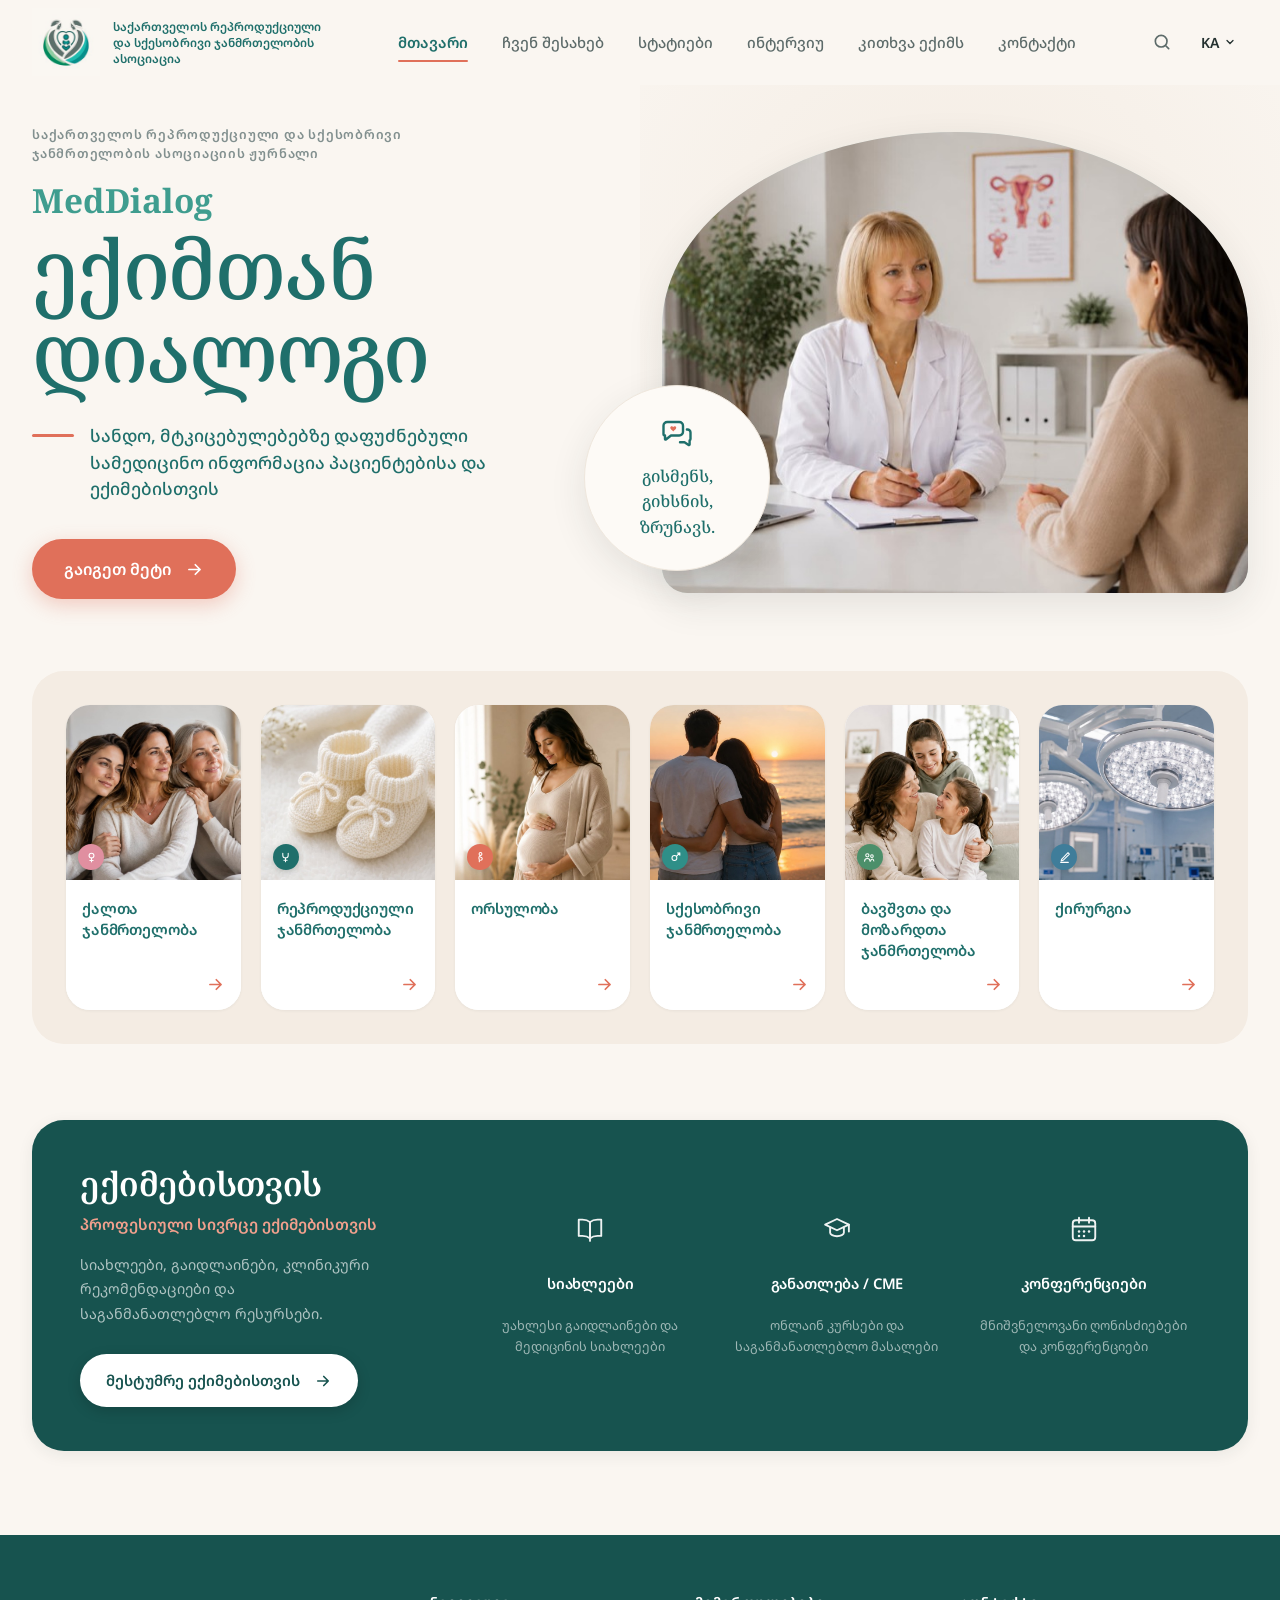
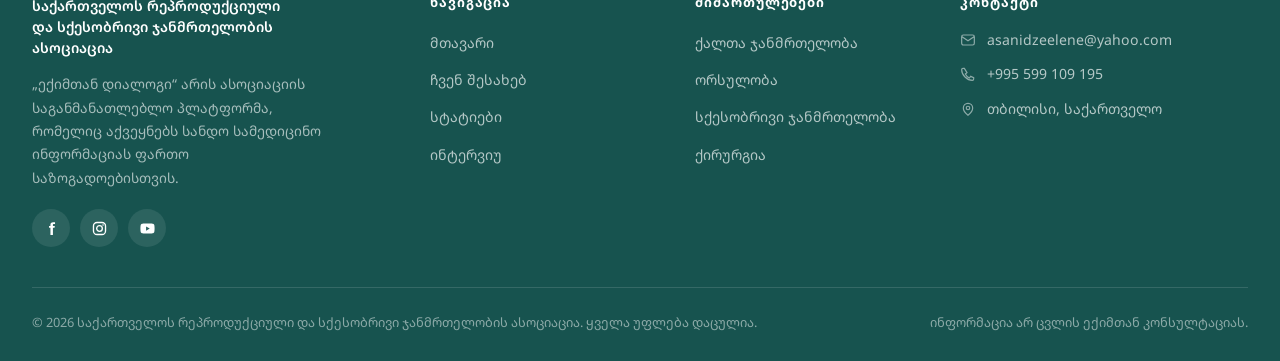
<file: index.html>
<!DOCTYPE html>
<html lang="ka">
<head>
<meta charset="UTF-8">
<meta name="viewport" content="width=device-width, initial-scale=1">

<title>ექიმთან დიალოგი — სანდო სამედიცინო ინფორმაცია პაციენტებისა და ექიმებისთვის</title>
<meta name="description" content="ექიმთან დიალოგი — საქართველოს რეპროდუქციული და სქესობრივი ჯანმრთელობის ასოციაციის ჟურნალი. სანდო, მტკიცებულებებზე დაფუძნებული სამედიცინო ინფორმაცია პაციენტებისა და ექიმებისთვის.">

<!-- სოციალური ქსელები -->
<meta property="og:type" content="website">
<meta property="og:locale" content="ka_GE">
<meta property="og:title" content="ექიმთან დიალოგი">
<meta property="og:description" content="სანდო, მტკიცებულებებზე დაფუძნებული სამედიცინო ინფორმაცია პაციენტებისა და ექიმებისთვის">
<meta name="theme-color" content="#1f6f6b">

<!-- ქართული ფონტები -->
<link rel="preconnect" href="https://fonts.googleapis.com">
<link rel="preconnect" href="https://fonts.gstatic.com" crossorigin>
<link href="https://fonts.googleapis.com/css2?family=Noto+Serif+Georgian:wght@400..700&family=Noto+Sans+Georgian:wght@400..700&display=swap" rel="stylesheet">

<link rel="stylesheet" href="css/style.css?v=16">
<link rel="icon" type="image/jpeg" href="assets/img/logo-160.jpg">
<link rel="apple-touch-icon" href="assets/img/logo-320.jpg">
</head>

<body>

<a class="skip-link" href="#main">გადადი მთავარ შიგთავსზე</a>

<!-- ══════════ ჰედერი ══════════ -->
<header class="header" id="header">
  <div class="wrap header__inner">

    <!-- ლოგო -->
    <a class="brand" href="/" aria-label="ექიმთან დიალოგი — მთავარი გვერდი">
      <img class="brand__mark"
           src="assets/img/logo-160.jpg"
           srcset="assets/img/logo-160.jpg 1x, assets/img/logo-320.jpg 2x"
           width="160" height="160"
           alt=""
           aria-hidden="true"
           decoding="async">
      <span class="brand__text">საქართველოს რეპროდუქციული და სქესობრივი ჯანმრთელობის ასოციაცია</span>
    </a>

    <!-- ნავიგაცია -->
    <nav class="nav" id="nav" aria-label="მთავარი ნავიგაცია">
      <ul class="nav__list">
        <li><a class="nav__link" href="#" aria-current="page">მთავარი</a></li>
        <li><a class="nav__link" href="about.html">ჩვენ შესახებ</a></li>
        <li><a class="nav__link" href="#">სტატიები</a></li>
        <li><a class="nav__link" href="#">ინტერვიუ</a></li>
        <li><a class="nav__link" href="ask.html">კითხვა ექიმს</a></li>
        <li><a class="nav__link" href="#">კონტაქტი</a></li>
      </ul>
    </nav>

    <!-- მოქმედებები -->
    <div class="header__actions">
      <button class="icon-btn" type="button" aria-label="ძებნა">
        <svg width="20" height="20" viewBox="0 0 24 24" fill="none" stroke="currentColor" stroke-width="2" stroke-linecap="round" aria-hidden="true">
          <circle cx="11" cy="11" r="7"/><path d="m20 20-3.5-3.5"/>
        </svg>
      </button>

      <button class="lang" type="button" aria-expanded="false" aria-label="ენის შეცვლა. მიმდინარე ენა: ქართული">
        KA
        <svg width="12" height="12" viewBox="0 0 24 24" fill="none" stroke="currentColor" stroke-width="2.5" stroke-linecap="round" aria-hidden="true">
          <path d="m6 9 6 6 6-6"/>
        </svg>
      </button>

      <button class="burger" id="burger" type="button" aria-label="მენიუს გახსნა" aria-expanded="false" aria-controls="nav">
        <svg width="24" height="24" viewBox="0 0 24 24" fill="none" stroke="currentColor" stroke-width="2" stroke-linecap="round" aria-hidden="true">
          <path d="M4 7h16M4 12h16M4 17h16"/>
        </svg>
      </button>
    </div>

  </div>
</header>


<main id="main">

<!-- ══════════ ჰერო ══════════ -->
<section class="hero">
  <div class="wrap hero__grid">

    <!-- ტექსტი -->
    <div class="hero__content">
      <p class="hero__eyebrow">
        საქართველოს რეპროდუქციული და სქესობრივი
        ჯანმრთელობის ასოციაციის ჟურნალი
      </p>

      <p class="hero__latin">MedDialog</p>

      <h1 class="hero__title">
        <span>ექიმთან</span>
        <span>დიალოგი</span>
      </h1>

      <p class="hero__lead">
        <span>სანდო, მტკიცებულებებზე დაფუძნებული სამედიცინო
        ინფორმაცია პაციენტებისა და ექიმებისთვის</span>
      </p>

      <a class="btn btn--primary" href="#categories">
        გაიგეთ მეტი
        <svg class="btn__arrow" width="19" height="19" viewBox="0 0 24 24" fill="none" stroke="currentColor" stroke-width="2.2" stroke-linecap="round" stroke-linejoin="round" aria-hidden="true">
          <path d="M5 12h14M13 6l6 6-6 6"/>
        </svg>
      </a>
    </div>

    <!-- სურათი + ბეჯი -->
    <div class="hero__media">
      <div class="hero__photo">
        <img src="assets/img/hero.jpg"
             srcset="assets/img/hero-800.jpg 800w, assets/img/hero.jpg 1535w"
             sizes="(max-width: 940px) 92vw, 46vw"
             width="1535" height="1024"
             alt="ექიმი პაციენტ ქალთან კონსულტაციისას სამედიცინო კაბინეტში"
             fetchpriority="high"
             decoding="async">
      </div>

      <!-- მოლივლივე ბეჯი -->
      <div class="badge">
        <svg width="36" height="36" viewBox="0 0 24 24" fill="none" stroke="#1f6f6b" stroke-width="1.6" stroke-linejoin="round" aria-hidden="true">
          <path d="M3 6.5A2.5 2.5 0 0 1 5.5 4h8A2.5 2.5 0 0 1 16 6.5v4A2.5 2.5 0 0 1 13.5 13H8l-3.4 2.7A.4.4 0 0 1 4 15.4V13a1 1 0 0 1-1-1z"/>
          <path d="M18.6 9H19a2 2 0 0 1 2 2v4.4a1 1 0 0 1-.6.9V19a.4.4 0 0 1-.65.3L17 17.5h-3" stroke-linecap="round"/>
          <path d="M9.5 7.4c.6-.9 2-.7 2 .5 0 1-1.4 1.8-2 2.4-.6-.6-2-1.4-2-2.4 0-1.2 1.4-1.4 2-.5z" fill="#e0705a" stroke="none"/>
        </svg>
        <p class="badge__text">გისმენს,<br>გიხსნის,<br>ზრუნავს.</p>
      </div>
    </div>

  </div>
</section>


<!-- ══════════ კატეგორიები ══════════ -->
<section class="cats" id="categories" aria-labelledby="cats-title">
  <h2 class="sr-only" id="cats-title">ჯანმრთელობის მიმართულებები</h2>

  <div class="wrap">
    <div class="cats__panel">
      <ul class="cats__grid">

        <!-- 1 — ქალთა ჯანმრთელობა -->
        <li class="card reveal">
          <div class="card__media">
            <img src="assets/img/cat-womens.jpg" width="600" height="600" alt="სამი ქალი სხვადასხვა ასაკის ერთად" loading="lazy" decoding="async">
            <span class="card__icon" style="background:#e08fa0" aria-hidden="true">
              <svg width="13" height="13" viewBox="0 0 24 24" fill="none" stroke="currentColor" stroke-width="2" stroke-linecap="round">
                <circle cx="12" cy="8.5" r="4.5"/><path d="M12 13v7M9 17.5h6"/>
              </svg>
            </span>
          </div>
          <div class="card__body">
            <h3 class="card__title"><a class="card__link" href="#">ქალთა ჯანმრთელობა</a></h3>
            <svg class="card__arrow" width="19" height="19" viewBox="0 0 24 24" fill="none" stroke="currentColor" stroke-width="2.2" stroke-linecap="round" stroke-linejoin="round" aria-hidden="true">
              <path d="M5 12h14M13 6l6 6-6 6"/>
            </svg>
          </div>
        </li>

        <!-- 2 — რეპროდუქციული ჯანმრთელობა -->
        <li class="card reveal">
          <div class="card__media">
            <img src="assets/img/cat-reproductive.jpg" width="600" height="600" alt="ნაქსოვი ჩვილის ფეხსაცმელი" loading="lazy" decoding="async">
            <span class="card__icon" style="background:#1f6f6b" aria-hidden="true">
              <svg width="13" height="13" viewBox="0 0 24 24" fill="none" stroke="currentColor" stroke-width="1.9" stroke-linecap="round">
                <path d="M7 4v4a5 5 0 0 0 10 0V4"/><path d="M12 13v7M9 17h6"/>
              </svg>
            </span>
          </div>
          <div class="card__body">
            <h3 class="card__title"><a class="card__link" href="category-reproductive-health.html">რეპროდუქციული ჯანმრთელობა</a></h3>
            <svg class="card__arrow" width="19" height="19" viewBox="0 0 24 24" fill="none" stroke="currentColor" stroke-width="2.2" stroke-linecap="round" stroke-linejoin="round" aria-hidden="true">
              <path d="M5 12h14M13 6l6 6-6 6"/>
            </svg>
          </div>
        </li>

        <!-- 3 — ორსულობა -->
        <li class="card reveal">
          <div class="card__media">
            <img src="assets/img/cat-pregnancy.jpg" width="600" height="600" alt="ორსული ქალი მუცელზე ხელებით" loading="lazy" decoding="async">
            <span class="card__icon" style="background:#e0705a" aria-hidden="true">
              <svg width="13" height="13" viewBox="0 0 24 24" fill="none" stroke="currentColor" stroke-width="1.9" stroke-linecap="round">
                <circle cx="12" cy="5.5" r="2.6"/>
                <path d="M12 9c-2 0-3 1.6-3 3.4 0 2 .8 2.6.8 4.6V20"/>
                <path d="M12.2 11.6c1.8 0 3 1.2 3 2.8s-1.4 2.6-3 2.6"/>
              </svg>
            </span>
          </div>
          <div class="card__body">
            <h3 class="card__title"><a class="card__link" href="#">ორსულობა</a></h3>
            <svg class="card__arrow" width="19" height="19" viewBox="0 0 24 24" fill="none" stroke="currentColor" stroke-width="2.2" stroke-linecap="round" stroke-linejoin="round" aria-hidden="true">
              <path d="M5 12h14M13 6l6 6-6 6"/>
            </svg>
          </div>
        </li>

        <!-- 4 — სქესობრივი ჯანმრთელობა -->
        <li class="card reveal">
          <div class="card__media">
            <img src="assets/img/cat-sexual.jpg" width="600" height="600" alt="წყვილი ზღვის სანაპიროზე მზის ჩასვლისას" loading="lazy" decoding="async">
            <span class="card__icon" style="background:#2f8f88" aria-hidden="true">
              <svg width="13" height="13" viewBox="0 0 24 24" fill="none" stroke="currentColor" stroke-width="1.9" stroke-linecap="round">
                <circle cx="10" cy="13" r="4.5"/><path d="M14.5 9 20 3.5M20 3.5h-4.5M20 3.5V8"/>
              </svg>
            </span>
          </div>
          <div class="card__body">
            <h3 class="card__title"><a class="card__link" href="#">სქესობრივი ჯანმრთელობა</a></h3>
            <svg class="card__arrow" width="19" height="19" viewBox="0 0 24 24" fill="none" stroke="currentColor" stroke-width="2.2" stroke-linecap="round" stroke-linejoin="round" aria-hidden="true">
              <path d="M5 12h14M13 6l6 6-6 6"/>
            </svg>
          </div>
        </li>

        <!-- 5 — ბავშვთა და მოზარდთა ჯანმრთელობა -->
        <li class="card reveal">
          <div class="card__media">
            <img src="assets/img/cat-children.jpg" width="600" height="600" alt="დედა ორ ქალიშვილთან ერთად" loading="lazy" decoding="async">
            <span class="card__icon" style="background:#4c8f6a" aria-hidden="true">
              <svg width="13" height="13" viewBox="0 0 24 24" fill="none" stroke="currentColor" stroke-width="1.9" stroke-linecap="round">
                <circle cx="8" cy="8" r="3"/><circle cx="16.5" cy="9.5" r="2.4"/>
                <path d="M3 19c0-2.8 2.2-5 5-5s5 2.2 5 5"/>
                <path d="M14.2 18.6c.2-2.3 1.2-4 2.8-4 1.6 0 2.8 1.5 3 3.8"/>
              </svg>
            </span>
          </div>
          <div class="card__body">
            <h3 class="card__title"><a class="card__link" href="category-children.html">ბავშვთა და მოზარდთა ჯანმრთელობა</a></h3>
            <svg class="card__arrow" width="19" height="19" viewBox="0 0 24 24" fill="none" stroke="currentColor" stroke-width="2.2" stroke-linecap="round" stroke-linejoin="round" aria-hidden="true">
              <path d="M5 12h14M13 6l6 6-6 6"/>
            </svg>
          </div>
        </li>

        <!-- 6 — ქირურგია -->
        <li class="card reveal">
          <div class="card__media">
            <img src="assets/img/cat-surgery.jpg" width="600" height="600" alt="საოპერაციო ოთახის განათება" loading="lazy" decoding="async">
            <span class="card__icon" style="background:#3f7d9a" aria-hidden="true">
              <svg width="13" height="13" viewBox="0 0 24 24" fill="none" stroke="currentColor" stroke-width="1.9" stroke-linecap="round" stroke-linejoin="round">
                <path d="M18.5 3.2 21 5.6 9.4 17.2l-3.6 1.2 1.2-3.6z"/><path d="M5 21h14"/>
              </svg>
            </span>
          </div>
          <div class="card__body">
            <h3 class="card__title"><a class="card__link" href="#">ქირურგია</a></h3>
            <svg class="card__arrow" width="19" height="19" viewBox="0 0 24 24" fill="none" stroke="currentColor" stroke-width="2.2" stroke-linecap="round" stroke-linejoin="round" aria-hidden="true">
              <path d="M5 12h14M13 6l6 6-6 6"/>
            </svg>
          </div>
        </li>

      </ul>
    </div>
  </div>
</section>


<!-- ══════════ ექიმებისთვის ══════════ -->
<section class="docs" aria-labelledby="docs-title">
  <div class="wrap">
    <div class="docs__panel reveal">

      <!-- მარცხენა მხარე: მოწოდება -->
      <div class="docs__intro">
        <h2 class="docs__title" id="docs-title">ექიმებისთვის</h2>
        <p class="docs__sub">პროფესიული სივრცე ექიმებისთვის</p>
        <p class="docs__text">
          სიახლეები, გაიდლაინები, კლინიკური რეკომენდაციები
          და საგანმანათლებლო რესურსები.
        </p>
        <a class="btn btn--light" href="#">
          მესტუმრე ექიმებისთვის
          <svg class="btn__arrow" width="18" height="18" viewBox="0 0 24 24" fill="none" stroke="currentColor" stroke-width="2.2" stroke-linecap="round" stroke-linejoin="round" aria-hidden="true">
            <path d="M5 12h14M13 6l6 6-6 6"/>
          </svg>
        </a>
      </div>

      <!-- მარჯვენა მხარე: რესურსები -->
      <ul class="docs__grid">

        <li class="docs__item">
          <a class="docs__link" href="#">
            <span class="docs__icon" aria-hidden="true">
              <svg width="30" height="30" viewBox="0 0 24 24" fill="none" stroke="currentColor" stroke-width="1.5" stroke-linecap="round" stroke-linejoin="round">
                <path d="M12 6.5C10.5 5.2 8.6 4.5 6 4.5H3v13h3c2.6 0 4.5.7 6 2"/>
                <path d="M12 6.5c1.5-1.3 3.4-2 6-2h3v13h-3c-2.6 0-4.5.7-6 2z"/>
                <path d="M12 6.5v15"/>
              </svg>
            </span>
            <h3 class="docs__name">სიახლეები</h3>
            <p class="docs__desc">უახლესი გაიდლაინები და მედიცინის სიახლეები</p>
          </a>
        </li>

        

        <li class="docs__item">
          <a class="docs__link" href="#">
            <span class="docs__icon" aria-hidden="true">
              <svg width="30" height="30" viewBox="0 0 24 24" fill="none" stroke="currentColor" stroke-width="1.5" stroke-linecap="round" stroke-linejoin="round">
                <path d="M12 4 2.5 8.5 12 13l9.5-4.5z"/>
                <path d="M6.5 10.8V15c0 1.5 2.5 2.8 5.5 2.8s5.5-1.3 5.5-2.8v-4.2"/>
                <path d="M21.5 8.5V14"/>
              </svg>
            </span>
            <h3 class="docs__name">განათლება / CME</h3>
            <p class="docs__desc">ონლაინ კურსები და საგანმანათლებლო მასალები</p>
          </a>
        </li>

        <li class="docs__item">
          <a class="docs__link" href="#">
            <span class="docs__icon" aria-hidden="true">
              <svg width="30" height="30" viewBox="0 0 24 24" fill="none" stroke="currentColor" stroke-width="1.5" stroke-linecap="round" stroke-linejoin="round">
                <rect x="3" y="5" width="18" height="16" rx="2.5"/>
                <path d="M3 10h18M8 3v4M16 3v4"/>
                <circle cx="8" cy="14" r="1" fill="currentColor" stroke="none"/>
                <circle cx="12" cy="14" r="1" fill="currentColor" stroke="none"/>
                <circle cx="16" cy="14" r="1" fill="currentColor" stroke="none"/>
                <circle cx="8" cy="17.5" r="1" fill="currentColor" stroke="none"/>
                <circle cx="12" cy="17.5" r="1" fill="currentColor" stroke="none"/>
              </svg>
            </span>
            <h3 class="docs__name">კონფერენციები</h3>
            <p class="docs__desc">მნიშვნელოვანი ღონისძიებები და კონფერენციები</p>
          </a>
        </li>

      </ul>

    </div>
  </div>
</section>

</main>


<!-- ══════════ ფუტერი ══════════ -->
<footer class="footer">
  <div class="wrap">
    <div class="footer__grid">

      <div>
        <p class="footer__brand-text">საქართველოს რეპროდუქციული და სქესობრივი ჯანმრთელობის ასოციაცია</p>
        <p class="footer__about">
          „ექიმთან დიალოგი“ არის ასოციაციის საგანმანათლებლო პლატფორმა,
          რომელიც აქვეყნებს სანდო სამედიცინო ინფორმაციას ფართო საზოგადოებისთვის.
        </p>
        <div class="footer__socials">
          <a class="footer__social" href="#" aria-label="ფეისბუქი">
            <svg width="17" height="17" viewBox="0 0 24 24" fill="currentColor" aria-hidden="true">
              <path d="M14 8.5V7c0-.8.2-1.2 1.4-1.2H17V3h-2.6C11.5 3 10.5 4.4 10.5 6.8v1.7H8.5V11h2v10H14V11h2.3l.4-2.5z"/>
            </svg>
          </a>
          <a class="footer__social" href="#" aria-label="ინსტაგრამი">
            <svg width="17" height="17" viewBox="0 0 24 24" fill="none" stroke="currentColor" stroke-width="1.9" aria-hidden="true">
              <rect x="3.5" y="3.5" width="17" height="17" rx="5"/>
              <circle cx="12" cy="12" r="4"/><circle cx="17" cy="7" r="1.1" fill="currentColor" stroke="none"/>
            </svg>
          </a>
          <a class="footer__social" href="#" aria-label="იუთუბი">
            <svg width="17" height="17" viewBox="0 0 24 24" fill="currentColor" aria-hidden="true">
              <path d="M21.6 7.2a2.5 2.5 0 0 0-1.8-1.8C18.2 5 12 5 12 5s-6.2 0-7.8.4A2.5 2.5 0 0 0 2.4 7.2 26 26 0 0 0 2 12a26 26 0 0 0 .4 4.8 2.5 2.5 0 0 0 1.8 1.8C5.8 19 12 19 12 19s6.2 0 7.8-.4a2.5 2.5 0 0 0 1.8-1.8A26 26 0 0 0 22 12a26 26 0 0 0-.4-4.8zM10 15V9l5.2 3z"/>
            </svg>
          </a>
        </div>
      </div>

      <nav aria-labelledby="f-nav">
        <h2 class="footer__head" id="f-nav">ნავიგაცია</h2>
        <ul class="footer__list">
          <li><a href="#">მთავარი</a></li>
          <li><a href="about.html">ჩვენ შესახებ</a></li>
          <li><a href="#">სტატიები</a></li>
          <li><a href="#">ინტერვიუ</a></li>
        </ul>
      </nav>

      <nav aria-labelledby="f-cat">
        <h2 class="footer__head" id="f-cat">მიმართულებები</h2>
        <ul class="footer__list">
          <li><a href="#">ქალთა ჯანმრთელობა</a></li>
          <li><a href="#">ორსულობა</a></li>
          <li><a href="#">სქესობრივი ჯანმრთელობა</a></li>
          <li><a href="#">ქირურგია</a></li>
        </ul>
      </nav>

      <div>
        <h2 class="footer__head">კონტაქტი</h2>

        <p class="footer__contact">
          <svg width="16" height="16" viewBox="0 0 24 24" fill="none" stroke="currentColor" stroke-width="1.8" aria-hidden="true">
            <rect x="2.5" y="4.5" width="19" height="15" rx="2.5"/><path d="m3 7 9 6 9-6"/>
          </svg>
          <a href="mailto:asanidzeelene@yahoo.com">asanidzeelene@yahoo.com</a>
        </p>

        <p class="footer__contact">
          <svg width="16" height="16" viewBox="0 0 24 24" fill="none" stroke="currentColor" stroke-width="1.8" stroke-linecap="round" aria-hidden="true">
            <path d="M6.5 3.5h-2a2 2 0 0 0-2 2C2.5 13.5 10.5 21.5 18.5 21.5a2 2 0 0 0 2-2v-2l-4.5-2-2 2.5c-2.5-1.2-4.8-3.5-6-6l2.5-2z"/>
          </svg>
          <a href="tel:+995599109195" dir="ltr">+995 599 109 195</a>
        </p>

        <p class="footer__contact">
          <svg width="16" height="16" viewBox="0 0 24 24" fill="none" stroke="currentColor" stroke-width="1.8" aria-hidden="true">
            <path d="M12 21.5s7-5.6 7-11a7 7 0 1 0-14 0c0 5.4 7 11 7 11z"/><circle cx="12" cy="10.5" r="2.6"/>
          </svg>
          თბილისი, საქართველო
        </p>
      </div>

    </div>

    <div class="footer__bottom">
      <p>© <span id="year">2026</span> საქართველოს რეპროდუქციული და სქესობრივი ჯანმრთელობის ასოციაცია. ყველა უფლება დაცულია.</p>
      <p>ინფორმაცია არ ცვლის ექიმთან კონსულტაციას.</p>
    </div>
  </div>
</footer>

<script src="js/main.js"></script>
</body>
</html>
</file>
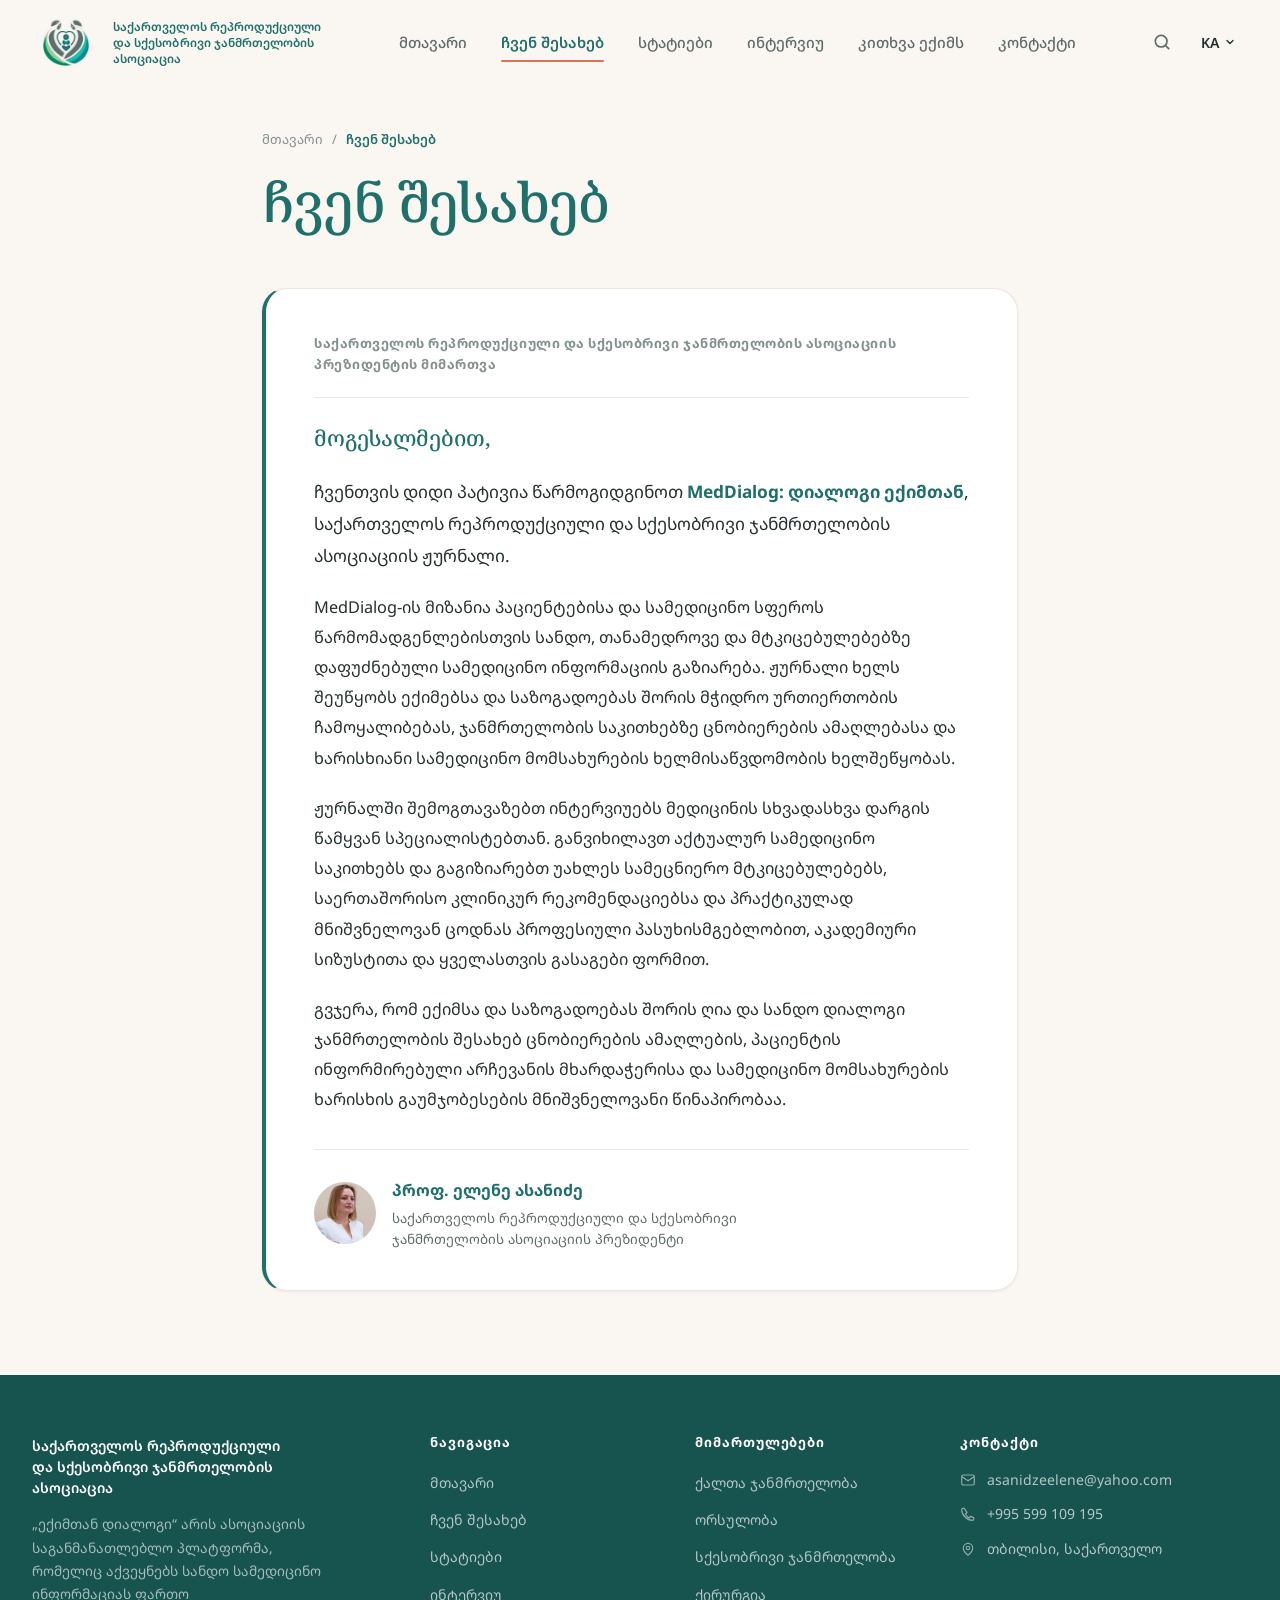
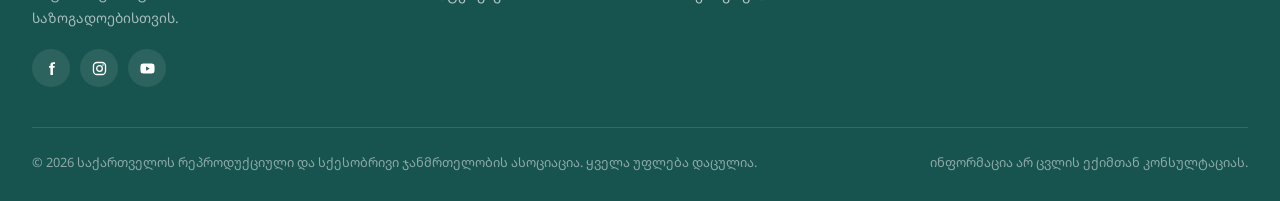
<file: about.html>
<!DOCTYPE html>
<html lang="ka">
<head>
<meta charset="UTF-8">
<meta name="viewport" content="width=device-width, initial-scale=1">

<title>ჩვენ შესახებ — ექიმთან დიალოგი</title>
<meta name="description" content="MedDialog — საქართველოს რეპროდუქციული და სქესობრივი ჯანმრთელობის ასოციაციის ჟურნალი. პრეზიდენტის, პროფ. ელენე ასანიძის მიმართვა.">

<meta property="og:type" content="website">
<meta property="og:locale" content="ka_GE">
<meta property="og:site_name" content="ექიმთან დიალოგი">
<meta property="og:url" content="https://www.meddialog.ge/about.html">
<meta property="og:title" content="ჩვენ შესახებ — ექიმთან დიალოგი">
<meta name="theme-color" content="#1f6f6b">

<link rel="preconnect" href="https://fonts.googleapis.com">
<link rel="preconnect" href="https://fonts.gstatic.com" crossorigin>
<link href="https://fonts.googleapis.com/css2?family=Noto+Serif+Georgian:wght@400..700&family=Noto+Sans+Georgian:wght@400..700&display=swap" rel="stylesheet">

<link rel="stylesheet" href="css/style.css?v=16">
<link rel="icon" type="image/jpeg" href="assets/img/logo-160.jpg">
<link rel="apple-touch-icon" href="assets/img/logo-320.jpg">
</head>

<body>

<a class="skip-link" href="#main">გადადი მთავარ შიგთავსზე</a>

<header class="header" id="header">
  <div class="wrap header__inner">

    <!-- ლოგო -->
    <a class="brand" href="index.html" aria-label="ექიმთან დიალოგი — მთავარი გვერდი">
      <img class="brand__mark"
           src="assets/img/logo-160.jpg"
           srcset="assets/img/logo-160.jpg 1x, assets/img/logo-320.jpg 2x"
           width="160" height="160"
           alt=""
           aria-hidden="true"
           decoding="async">
      <span class="brand__text">საქართველოს რეპროდუქციული და სქესობრივი ჯანმრთელობის ასოციაცია</span>
    </a>

    <!-- ნავიგაცია -->
    <nav class="nav" id="nav" aria-label="მთავარი ნავიგაცია">
      <ul class="nav__list">
        <li><a class="nav__link" href="index.html">მთავარი</a></li>
        <li><a class="nav__link" href="about.html" aria-current="page">ჩვენ შესახებ</a></li>
        <li><a class="nav__link" href="#">სტატიები</a></li>
        <li><a class="nav__link" href="#">ინტერვიუ</a></li>
        <li><a class="nav__link" href="ask.html">კითხვა ექიმს</a></li>
        <li><a class="nav__link" href="#">კონტაქტი</a></li>
      </ul>
    </nav>

    <!-- მოქმედებები -->
    <div class="header__actions">
      <button class="icon-btn" type="button" aria-label="ძებნა">
        <svg width="20" height="20" viewBox="0 0 24 24" fill="none" stroke="currentColor" stroke-width="2" stroke-linecap="round" aria-hidden="true">
          <circle cx="11" cy="11" r="7"/><path d="m20 20-3.5-3.5"/>
        </svg>
      </button>

      <button class="lang" type="button" aria-expanded="false" aria-label="ენის შეცვლა. მიმდინარე ენა: ქართული">
        KA
        <svg width="12" height="12" viewBox="0 0 24 24" fill="none" stroke="currentColor" stroke-width="2.5" stroke-linecap="round" aria-hidden="true">
          <path d="m6 9 6 6 6-6"/>
        </svg>
      </button>

      <button class="burger" id="burger" type="button" aria-label="მენიუს გახსნა" aria-expanded="false" aria-controls="nav">
        <svg width="24" height="24" viewBox="0 0 24 24" fill="none" stroke="currentColor" stroke-width="2" stroke-linecap="round" aria-hidden="true">
          <path d="M4 7h16M4 12h16M4 17h16"/>
        </svg>
      </button>
    </div>

  </div>
</header>


<main id="main">

<section class="page-head">
  <div class="wrap wrap--narrow">
    <nav class="crumbs" aria-label="ნავიგაციის გზა">
      <a href="index.html">მთავარი</a>
      <span aria-hidden="true">/</span>
      <span aria-current="page">ჩვენ შესახებ</span>
    </nav>

    <h1 class="page-title">ჩვენ შესახებ</h1>
  </div>
</section>


<section class="letter">
  <div class="wrap wrap--narrow">

    <div class="letter__panel">

      <p class="letter__eyebrow">
        საქართველოს რეპროდუქციული და სქესობრივი ჯანმრთელობის
        ასოციაციის პრეზიდენტის მიმართვა
      </p>

      <p class="letter__greeting">მოგესალმებით,</p>

      <p class="letter__intro">
        ჩვენთვის დიდი პატივია წარმოგიდგინოთ <strong>MedDialog: დიალოგი ექიმთან</strong>,
        საქართველოს რეპროდუქციული და სქესობრივი ჯანმრთელობის ასოციაციის ჟურნალი.
      </p>

      <p>
        MedDialog-ის მიზანია პაციენტებისა და სამედიცინო სფეროს
        წარმომადგენლებისთვის სანდო, თანამედროვე და მტკიცებულებებზე დაფუძნებული
        სამედიცინო ინფორმაციის გაზიარება. ჟურნალი ხელს შეუწყობს ექიმებსა და
        საზოგადოებას შორის მჭიდრო ურთიერთობის ჩამოყალიბებას, ჯანმრთელობის
        საკითხებზე ცნობიერების ამაღლებასა და ხარისხიანი სამედიცინო
        მომსახურების ხელმისაწვდომობის ხელშეწყობას.
      </p>

      <p>
        ჟურნალში შემოგთავაზებთ ინტერვიუებს მედიცინის სხვადასხვა დარგის წამყვან
        სპეციალისტებთან. განვიხილავთ აქტუალურ სამედიცინო საკითხებს და
        გაგიზიარებთ უახლეს სამეცნიერო მტკიცებულებებს, საერთაშორისო კლინიკურ
        რეკომენდაციებსა და პრაქტიკულად მნიშვნელოვან ცოდნას პროფესიული
        პასუხისმგებლობით, აკადემიური სიზუსტითა და ყველასთვის გასაგები ფორმით.
      </p>

      <p>
        გვჯერა, რომ ექიმსა და საზოგადოებას შორის ღია და სანდო დიალოგი
        ჯანმრთელობის შესახებ ცნობიერების ამაღლების, პაციენტის ინფორმირებული
        არჩევანის მხარდაჭერისა და სამედიცინო მომსახურების ხარისხის
        გაუმჯობესების მნიშვნელოვანი წინაპირობაა.
      </p>

      <!-- ხელმოწერა -->
      <footer class="letter__sign">
        <span class="letter__avatar" aria-hidden="true">
          <img src="assets/img/president-avatar.jpg" width="300" height="300" alt="">
        </span>
        <div>
          <p class="letter__name">პროფ. ელენე ასანიძე</p>
          <p class="letter__role">
            საქართველოს რეპროდუქციული და სქესობრივი ჯანმრთელობის
            ასოციაციის პრეზიდენტი
          </p>
        </div>
      </footer>

    </div>

  </div>
</section>

</main>


<footer class="footer">
  <div class="wrap">
    <div class="footer__grid">

      <div>
        <p class="footer__brand-text">საქართველოს რეპროდუქციული და სქესობრივი ჯანმრთელობის ასოციაცია</p>
        <p class="footer__about">
          „ექიმთან დიალოგი“ არის ასოციაციის საგანმანათლებლო პლატფორმა,
          რომელიც აქვეყნებს სანდო სამედიცინო ინფორმაციას ფართო საზოგადოებისთვის.
        </p>
        <div class="footer__socials">
          <a class="footer__social" href="#" aria-label="ფეისბუქი">
            <svg width="17" height="17" viewBox="0 0 24 24" fill="currentColor" aria-hidden="true">
              <path d="M14 8.5V7c0-.8.2-1.2 1.4-1.2H17V3h-2.6C11.5 3 10.5 4.4 10.5 6.8v1.7H8.5V11h2v10H14V11h2.3l.4-2.5z"/>
            </svg>
          </a>
          <a class="footer__social" href="#" aria-label="ინსტაგრამი">
            <svg width="17" height="17" viewBox="0 0 24 24" fill="none" stroke="currentColor" stroke-width="1.9" aria-hidden="true">
              <rect x="3.5" y="3.5" width="17" height="17" rx="5"/>
              <circle cx="12" cy="12" r="4"/><circle cx="17" cy="7" r="1.1" fill="currentColor" stroke="none"/>
            </svg>
          </a>
          <a class="footer__social" href="#" aria-label="იუთუბი">
            <svg width="17" height="17" viewBox="0 0 24 24" fill="currentColor" aria-hidden="true">
              <path d="M21.6 7.2a2.5 2.5 0 0 0-1.8-1.8C18.2 5 12 5 12 5s-6.2 0-7.8.4A2.5 2.5 0 0 0 2.4 7.2 26 26 0 0 0 2 12a26 26 0 0 0 .4 4.8 2.5 2.5 0 0 0 1.8 1.8C5.8 19 12 19 12 19s6.2 0 7.8-.4a2.5 2.5 0 0 0 1.8-1.8A26 26 0 0 0 22 12a26 26 0 0 0-.4-4.8zM10 15V9l5.2 3z"/>
            </svg>
          </a>
        </div>
      </div>

      <nav aria-labelledby="f-nav">
        <h2 class="footer__head" id="f-nav">ნავიგაცია</h2>
        <ul class="footer__list">
          <li><a href="index.html">მთავარი</a></li>
          <li><a href="about.html">ჩვენ შესახებ</a></li>
          <li><a href="#">სტატიები</a></li>
          <li><a href="#">ინტერვიუ</a></li>
        </ul>
      </nav>

      <nav aria-labelledby="f-cat">
        <h2 class="footer__head" id="f-cat">მიმართულებები</h2>
        <ul class="footer__list">
          <li><a href="#">ქალთა ჯანმრთელობა</a></li>
          <li><a href="#">ორსულობა</a></li>
          <li><a href="#">სქესობრივი ჯანმრთელობა</a></li>
          <li><a href="#">ქირურგია</a></li>
        </ul>
      </nav>

      <div>
        <h2 class="footer__head">კონტაქტი</h2>

        <p class="footer__contact">
          <svg width="16" height="16" viewBox="0 0 24 24" fill="none" stroke="currentColor" stroke-width="1.8" aria-hidden="true">
            <rect x="2.5" y="4.5" width="19" height="15" rx="2.5"/><path d="m3 7 9 6 9-6"/>
          </svg>
          <a href="mailto:asanidzeelene@yahoo.com">asanidzeelene@yahoo.com</a>
        </p>

        <p class="footer__contact">
          <svg width="16" height="16" viewBox="0 0 24 24" fill="none" stroke="currentColor" stroke-width="1.8" stroke-linecap="round" aria-hidden="true">
            <path d="M6.5 3.5h-2a2 2 0 0 0-2 2C2.5 13.5 10.5 21.5 18.5 21.5a2 2 0 0 0 2-2v-2l-4.5-2-2 2.5c-2.5-1.2-4.8-3.5-6-6l2.5-2z"/>
          </svg>
          <a href="tel:+995599109195" dir="ltr">+995 599 109 195</a>
        </p>

        <p class="footer__contact">
          <svg width="16" height="16" viewBox="0 0 24 24" fill="none" stroke="currentColor" stroke-width="1.8" aria-hidden="true">
            <path d="M12 21.5s7-5.6 7-11a7 7 0 1 0-14 0c0 5.4 7 11 7 11z"/><circle cx="12" cy="10.5" r="2.6"/>
          </svg>
          თბილისი, საქართველო
        </p>
      </div>

    </div>

    <div class="footer__bottom">
      <p>© <span id="year">2026</span> საქართველოს რეპროდუქციული და სქესობრივი ჯანმრთელობის ასოციაცია. ყველა უფლება დაცულია.</p>
      <p>ინფორმაცია არ ცვლის ექიმთან კონსულტაციას.</p>
    </div>
  </div>
</footer>

<script src="js/main.js"></script>
</body>
</html>
</file>
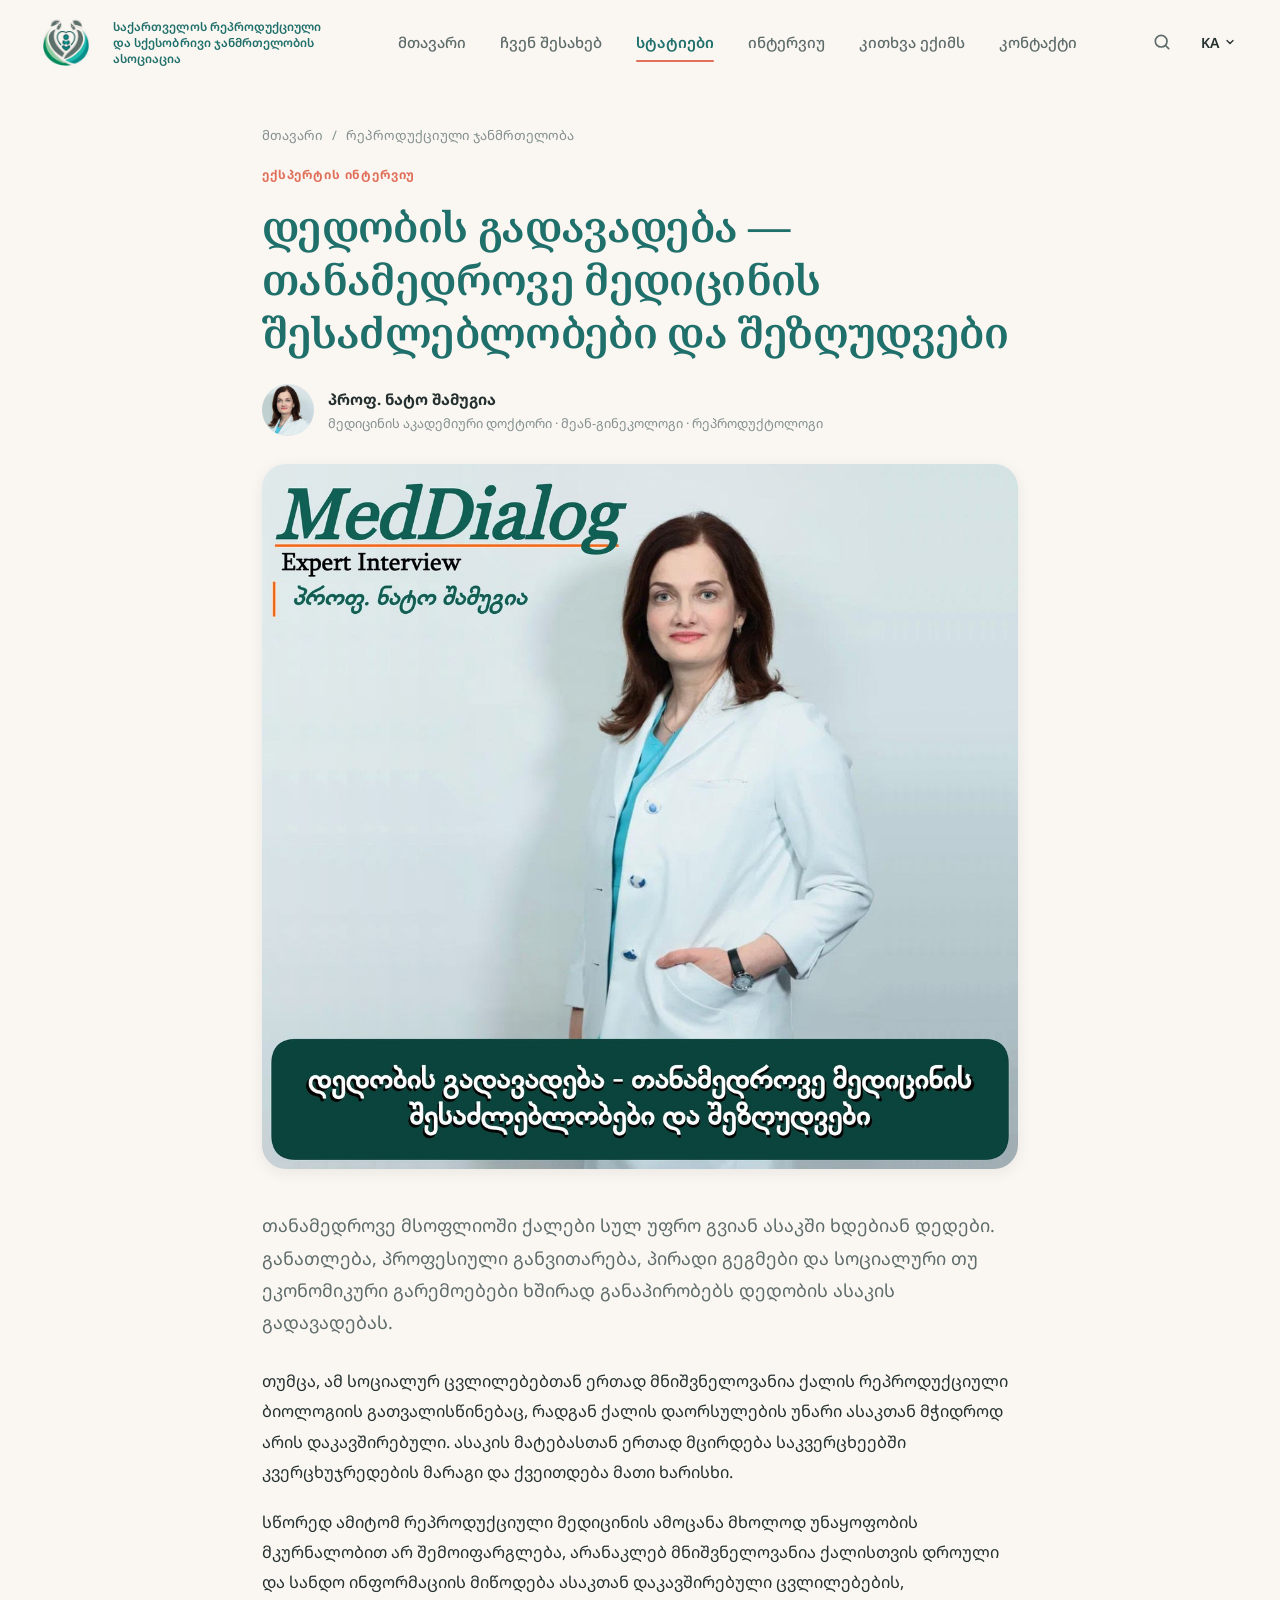
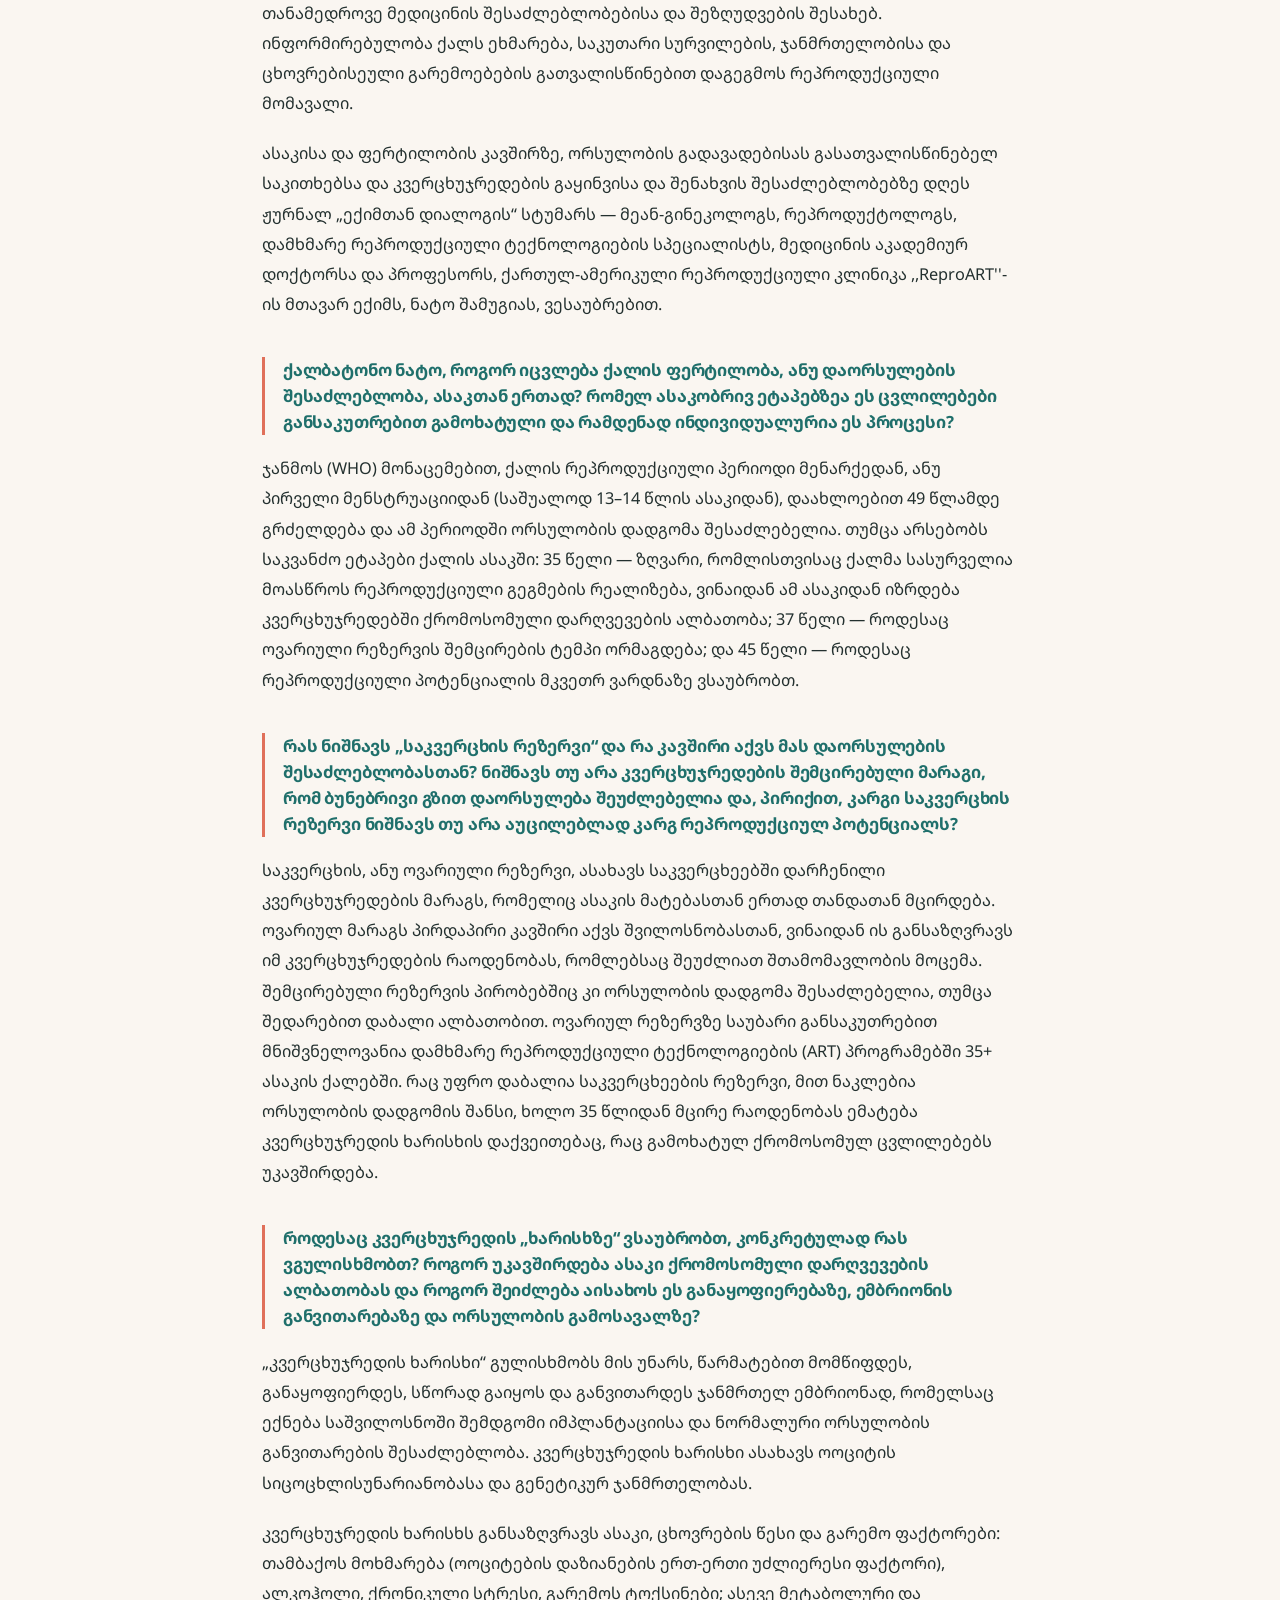
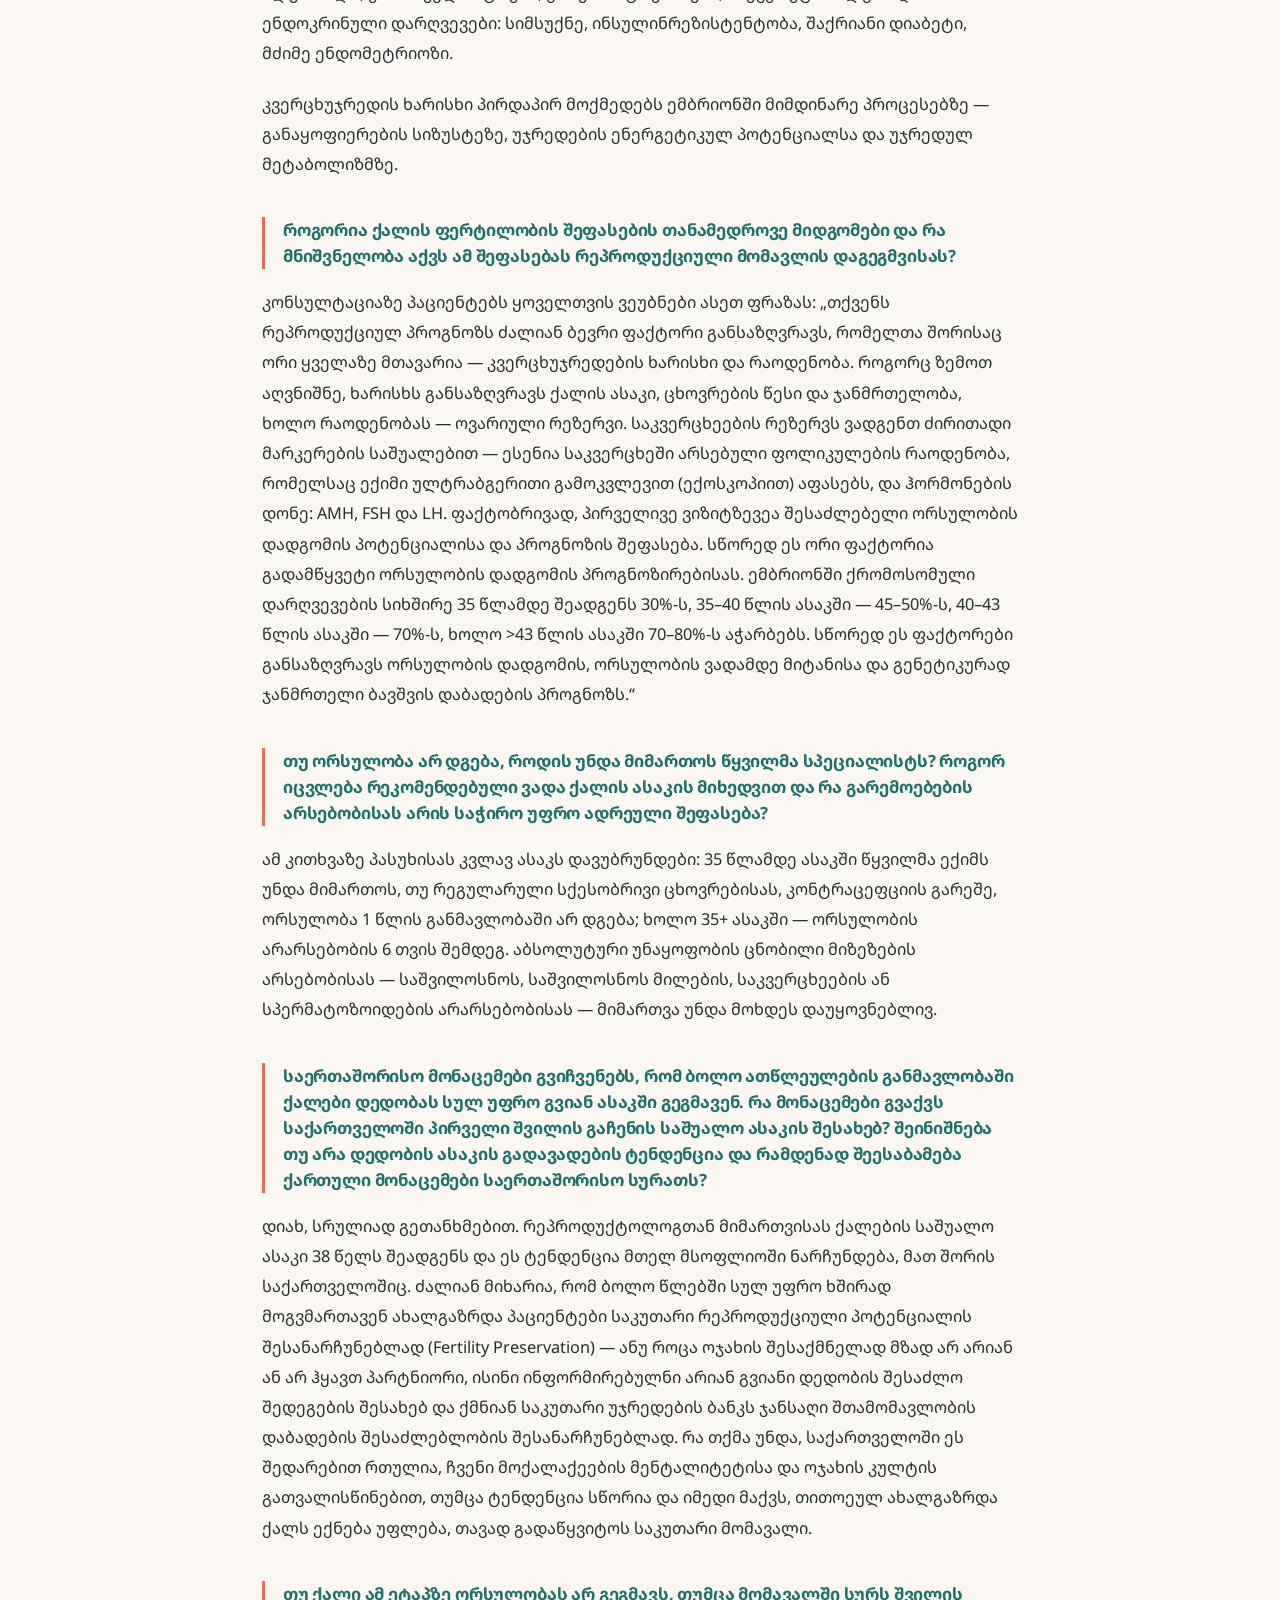
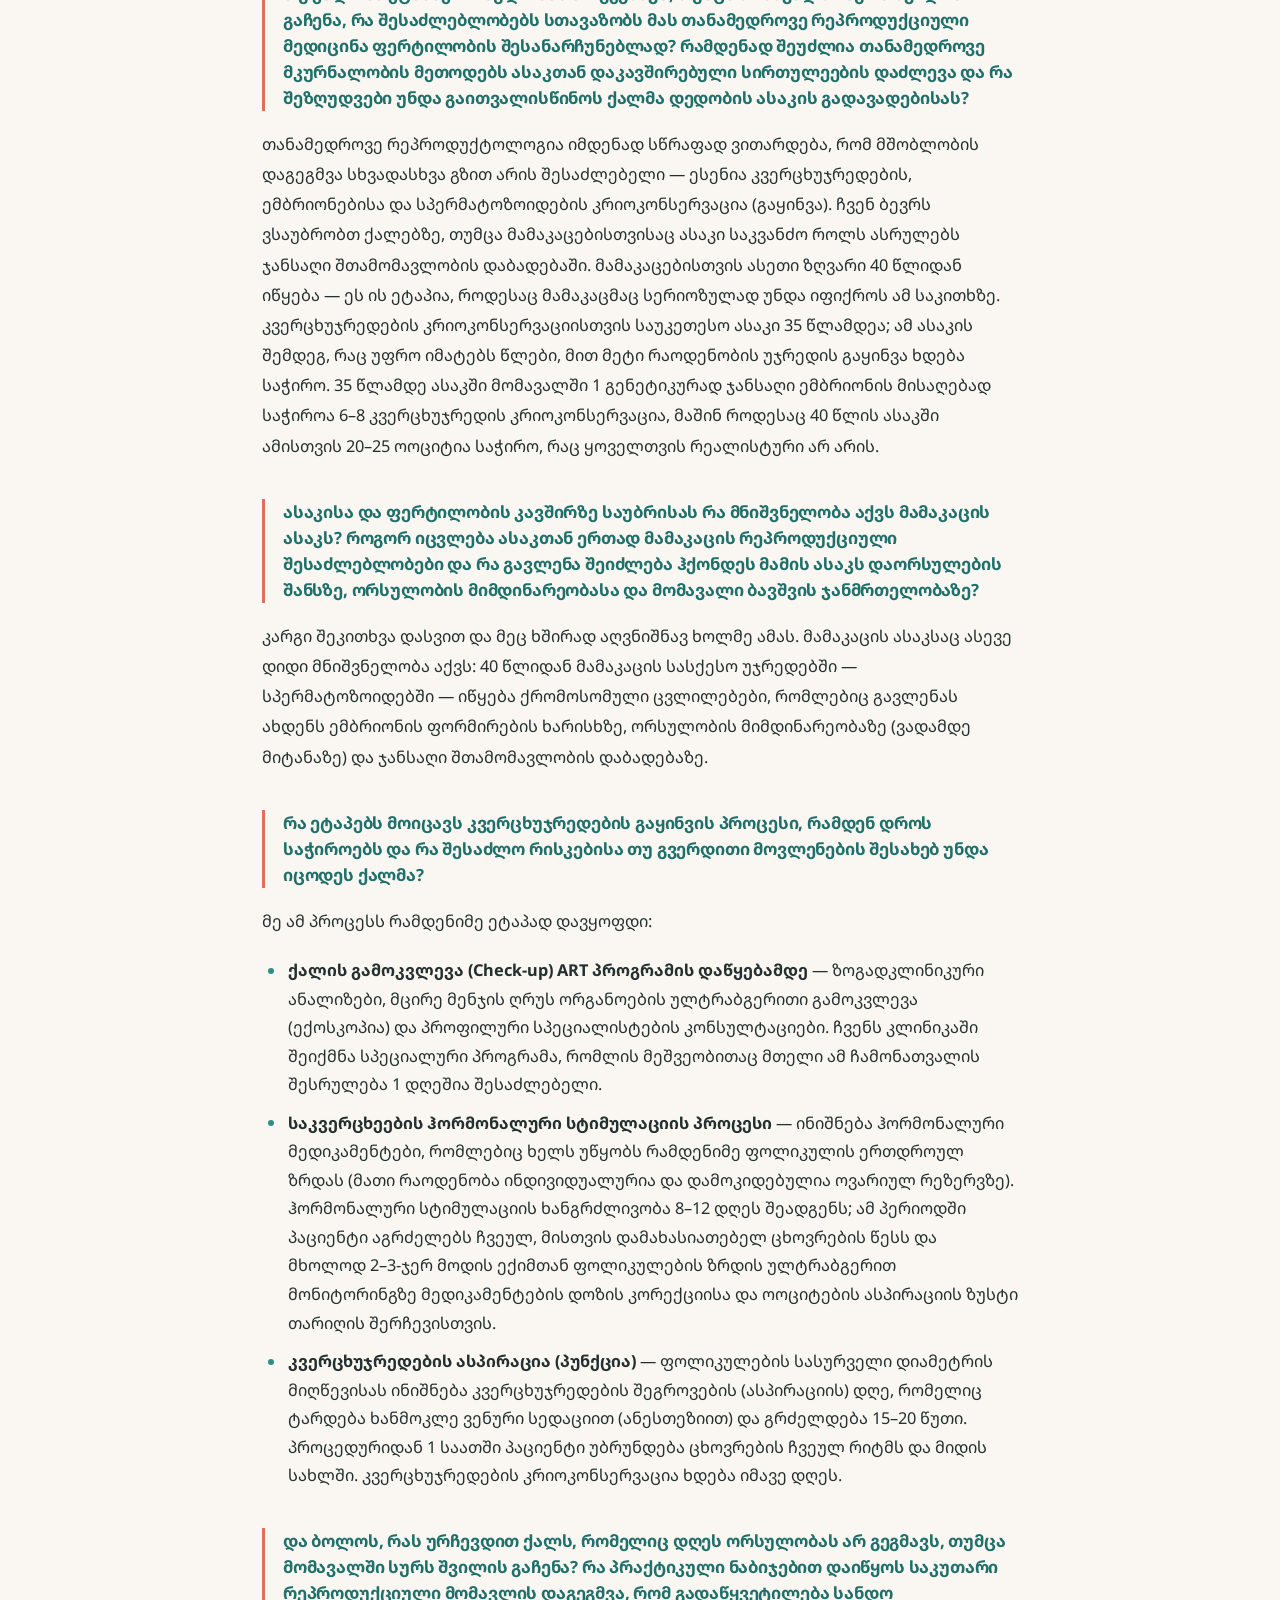
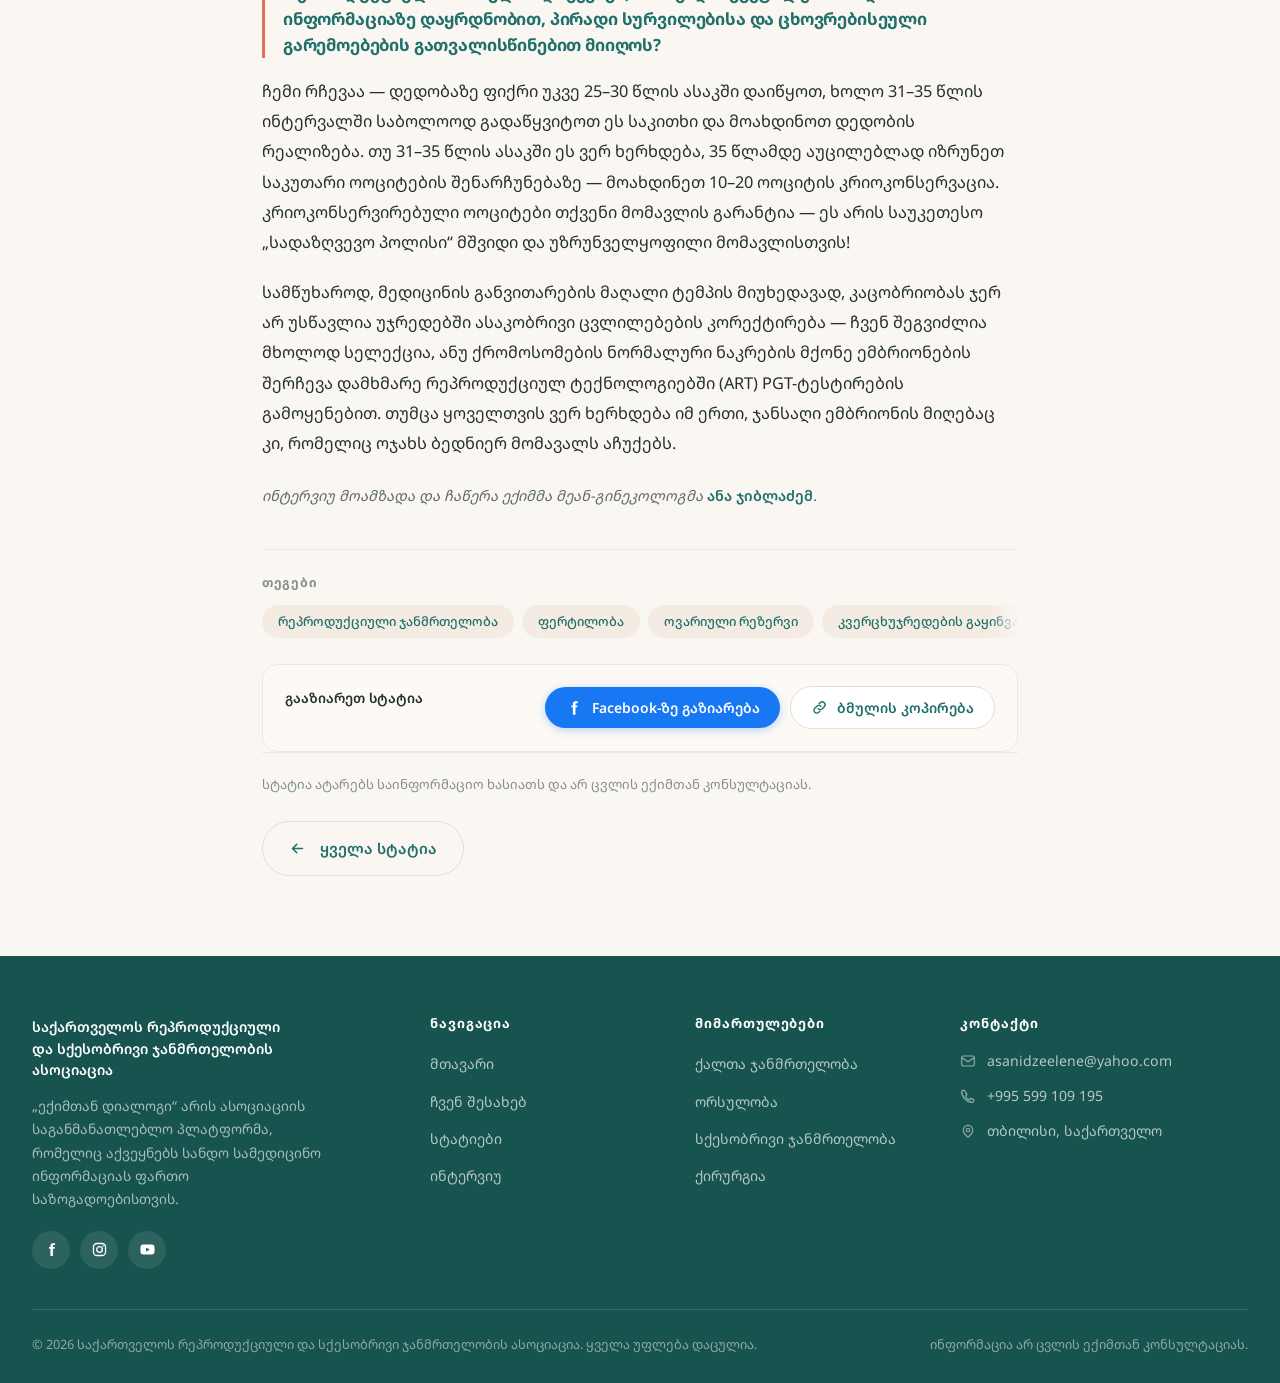
<file: article-delayed-motherhood.html>
<!DOCTYPE html>
<html lang="ka">
<head>
<meta charset="UTF-8">
<meta name="viewport" content="width=device-width, initial-scale=1">

<title>დედობის გადავადება — ექიმთან დიალოგი</title>
<meta name="description" content="პროფესორი ნატო შამუგია ასაკისა და ფერტილობის კავშირზე, ორსულობის გადავადებასა და კვერცხუჯრედების გაყინვის შესაძლებლობებზე.">

<!-- სოციალური ქსელები — Facebook აბსოლუტურ URL-ებს მოითხოვს.
     დომენის შეცვლისას იხილეთ SETUP.md → "Facebook share". -->
<meta property="og:type" content="article">
<meta property="og:locale" content="ka_GE">
<meta property="og:site_name" content="ექიმთან დიალოგი">
<meta property="og:url" content="https://www.meddialog.ge/article-delayed-motherhood.html">
<meta property="og:title" content="დედობის გადავადება — თანამედროვე მედიცინის შესაძლებლობები და შეზღუდვები">
<meta property="og:description" content="პროფესორი ნატო შამუგია ასაკისა და ფერტილობის კავშირზე, ორსულობის გადავადებასა და კვერცხუჯრედების გაყინვის შესაძლებლობებზე.">
<meta property="og:image" content="https://www.meddialog.ge/assets/img/art-motherhood-share.jpg">
<meta property="og:image:width" content="1200">
<meta property="og:image:height" content="630">
<meta property="og:image:alt" content="პროფესორი ნატო შამუგია თეთრ ხალათში">
<meta name="twitter:card" content="summary_large_image">
<meta name="theme-color" content="#1f6f6b">

<link rel="preconnect" href="https://fonts.googleapis.com">
<link rel="preconnect" href="https://fonts.gstatic.com" crossorigin>
<link href="https://fonts.googleapis.com/css2?family=Noto+Serif+Georgian:wght@400..700&family=Noto+Sans+Georgian:wght@400..700&display=swap" rel="stylesheet">

<link rel="stylesheet" href="css/style.css?v=16">
<link rel="icon" type="image/jpeg" href="assets/img/logo-160.jpg">
<link rel="apple-touch-icon" href="assets/img/logo-320.jpg">
</head>

<body>

<a class="skip-link" href="#main">გადადი მთავარ შიგთავსზე</a>

<header class="header" id="header">
  <div class="wrap header__inner">

    <!-- ლოგო -->
    <a class="brand" href="index.html" aria-label="ექიმთან დიალოგი — მთავარი გვერდი">
      <img class="brand__mark"
           src="assets/img/logo-160.jpg"
           srcset="assets/img/logo-160.jpg 1x, assets/img/logo-320.jpg 2x"
           width="160" height="160"
           alt=""
           aria-hidden="true"
           decoding="async">
      <span class="brand__text">საქართველოს რეპროდუქციული და სქესობრივი ჯანმრთელობის ასოციაცია</span>
    </a>

    <!-- ნავიგაცია -->
    <nav class="nav" id="nav" aria-label="მთავარი ნავიგაცია">
      <ul class="nav__list">
        <li><a class="nav__link" href="index.html">მთავარი</a></li>
        <li><a class="nav__link" href="about.html">ჩვენ შესახებ</a></li>
        <li><a class="nav__link" href="#" aria-current="page">სტატიები</a></li>
        <li><a class="nav__link" href="#">ინტერვიუ</a></li>
        <li><a class="nav__link" href="ask.html">კითხვა ექიმს</a></li>
        <li><a class="nav__link" href="#">კონტაქტი</a></li>
      </ul>
    </nav>

    <!-- მოქმედებები -->
    <div class="header__actions">
      <button class="icon-btn" type="button" aria-label="ძებნა">
        <svg width="20" height="20" viewBox="0 0 24 24" fill="none" stroke="currentColor" stroke-width="2" stroke-linecap="round" aria-hidden="true">
          <circle cx="11" cy="11" r="7"/><path d="m20 20-3.5-3.5"/>
        </svg>
      </button>

      <button class="lang" type="button" aria-expanded="false" aria-label="ენის შეცვლა. მიმდინარე ენა: ქართული">
        KA
        <svg width="12" height="12" viewBox="0 0 24 24" fill="none" stroke="currentColor" stroke-width="2.5" stroke-linecap="round" aria-hidden="true">
          <path d="m6 9 6 6 6-6"/>
        </svg>
      </button>

      <button class="burger" id="burger" type="button" aria-label="მენიუს გახსნა" aria-expanded="false" aria-controls="nav">
        <svg width="24" height="24" viewBox="0 0 24 24" fill="none" stroke="currentColor" stroke-width="2" stroke-linecap="round" aria-hidden="true">
          <path d="M4 7h16M4 12h16M4 17h16"/>
        </svg>
      </button>
    </div>

  </div>
</header>


<main id="main">
<article class="post">
  <div class="wrap wrap--narrow">

    <nav class="crumbs" aria-label="ნავიგაციის გზა">
      <a href="index.html">მთავარი</a>
      <span aria-hidden="true">/</span>
      <a href="category-reproductive-health.html">რეპროდუქციული ჯანმრთელობა</a>
    </nav>

    <p class="post__kicker">ექსპერტის ინტერვიუ</p>

    <h1 class="post__title">
      დედობის გადავადება —
      თანამედროვე მედიცინის შესაძლებლობები და შეზღუდვები
    </h1>

    <div class="post__byline">
      <span class="post__avatar" aria-hidden="true">
        <img src="assets/img/art-motherhood-avatar.jpg" width="320" height="320" alt="">
      </span>
      <div>
        <p class="post__author">პროფ. ნატო შამუგია</p>
        <p class="post__role">
          მედიცინის აკადემიური დოქტორი · მეან-გინეკოლოგი · რეპროდუქტოლოგი
        </p>
      </div>
    </div>

  </div>

  <!-- გარეკანის სურათი -->
  <figure class="post__cover">
    <img src="assets/img/art-motherhood-cover.jpg"
         srcset="assets/img/art-motherhood-cover-800.jpg 800w, assets/img/art-motherhood-cover.jpg 1200w"
         sizes="(max-width: 820px) 100vw, 820px"
         width="1200" height="1120"
         alt="პროფესორი ნატო შამუგია თეთრ ხალათში"
         fetchpriority="high" decoding="async">
  </figure>

  <div class="wrap wrap--narrow post__body">

      <p class="post__lead">
        თანამედროვე მსოფლიოში ქალები სულ უფრო გვიან ასაკში ხდებიან დედები.
        განათლება, პროფესიული განვითარება, პირადი გეგმები და სოციალური თუ
        ეკონომიკური გარემოებები ხშირად განაპირობებს დედობის ასაკის გადავადებას.
      </p>

      <p>
        თუმცა, ამ სოციალურ ცვლილებებთან ერთად მნიშვნელოვანია ქალის რეპროდუქციული
        ბიოლოგიის გათვალისწინებაც, რადგან ქალის დაორსულების უნარი ასაკთან მჭიდროდ
        არის დაკავშირებული. ასაკის მატებასთან ერთად მცირდება საკვერცხეებში
        კვერცხუჯრედების მარაგი და ქვეითდება მათი ხარისხი.
      </p>

      <p>
        სწორედ ამიტომ რეპროდუქციული მედიცინის ამოცანა მხოლოდ უნაყოფობის მკურნალობით
        არ შემოიფარგლება, არანაკლებ მნიშვნელოვანია ქალისთვის დროული და სანდო
        ინფორმაციის მიწოდება ასაკთან დაკავშირებული ცვლილებების, თანამედროვე
        მედიცინის შესაძლებლობებისა და შეზღუდვების შესახებ. ინფორმირებულობა ქალს
        ეხმარება, საკუთარი სურვილების, ჯანმრთელობისა და ცხოვრებისეული
        გარემოებების გათვალისწინებით დაგეგმოს რეპროდუქციული მომავალი.
      </p>

      <p>
        ასაკისა და ფერტილობის კავშირზე, ორსულობის გადავადებისას გასათვალისწინებელ
        საკითხებსა და კვერცხუჯრედების გაყინვისა და შენახვის შესაძლებლობებზე დღეს
        ჟურნალ „ექიმთან დიალოგის“ სტუმარს — მეან-გინეკოლოგს, რეპროდუქტოლოგს,
        დამხმარე რეპროდუქციული ტექნოლოგიების სპეციალისტს, მედიცინის აკადემიურ დოქტორსა და
        პროფესორს, ქართულ-ამერიკული რეპროდუქციული კლინიკა ,,ReproART''-ის მთავარ ექიმს, ნატო შამუგიას, ვესაუბრებით.
      </p>

      <h2 class="post__q">ქალბატონო ნატო, როგორ იცვლება ქალის ფერტილობა, ანუ დაორსულების შესაძლებლობა, ასაკთან ერთად? რომელ ასაკობრივ ეტაპებზეა ეს ცვლილებები განსაკუთრებით გამოხატული და რამდენად ინდივიდუალურია ეს პროცესი?</h2>

      <p>ჯანმოს (WHO) მონაცემებით, ქალის რეპროდუქციული პერიოდი მენარქედან, ანუ პირველი მენსტრუაციიდან (საშუალოდ 13–14 წლის ასაკიდან), დაახლოებით 49 წლამდე გრძელდება და ამ პერიოდში ორსულობის დადგომა შესაძლებელია. თუმცა არსებობს საკვანძო ეტაპები ქალის ასაკში: 35 წელი — ზღვარი, რომლისთვისაც ქალმა სასურველია მოასწროს რეპროდუქციული გეგმების რეალიზება, ვინაიდან ამ ასაკიდან იზრდება კვერცხუჯრედებში ქრომოსომული დარღვევების ალბათობა; 37 წელი — როდესაც ოვარიული რეზერვის შემცირების ტემპი ორმაგდება; და 45 წელი — როდესაც რეპროდუქციული პოტენციალის მკვეთრ ვარდნაზე ვსაუბრობთ.</p>

      <h2 class="post__q">რას ნიშნავს „საკვერცხის რეზერვი“ და რა კავშირი აქვს მას დაორსულების შესაძლებლობასთან? ნიშნავს თუ არა კვერცხუჯრედების შემცირებული მარაგი, რომ ბუნებრივი გზით დაორსულება შეუძლებელია და, პირიქით, კარგი საკვერცხის რეზერვი ნიშნავს თუ არა აუცილებლად კარგ რეპროდუქციულ პოტენციალს?</h2>

      <p>საკვერცხის, ანუ ოვარიული რეზერვი, ასახავს საკვერცხეებში დარჩენილი კვერცხუჯრედების მარაგს, რომელიც ასაკის მატებასთან ერთად თანდათან მცირდება. ოვარიულ მარაგს პირდაპირი კავშირი აქვს შვილოსნობასთან, ვინაიდან ის განსაზღვრავს იმ კვერცხუჯრედების რაოდენობას, რომლებსაც შეუძლიათ შთამომავლობის მოცემა. შემცირებული რეზერვის პირობებშიც კი ორსულობის დადგომა შესაძლებელია, თუმცა შედარებით დაბალი ალბათობით. ოვარიულ რეზერვზე საუბარი განსაკუთრებით მნიშვნელოვანია დამხმარე რეპროდუქციული ტექნოლოგიების (ART) პროგრამებში 35+ ასაკის ქალებში. რაც უფრო დაბალია საკვერცხეების რეზერვი, მით ნაკლებია ორსულობის დადგომის შანსი, ხოლო 35 წლიდან მცირე რაოდენობას ემატება კვერცხუჯრედის ხარისხის დაქვეითებაც, რაც გამოხატულ ქრომოსომულ ცვლილებებს უკავშირდება.</p>

      <h2 class="post__q">როდესაც კვერცხუჯრედის „ხარისხზე“ ვსაუბრობთ, კონკრეტულად რას ვგულისხმობთ? როგორ უკავშირდება ასაკი ქრომოსომული დარღვევების ალბათობას და როგორ შეიძლება აისახოს ეს განაყოფიერებაზე, ემბრიონის განვითარებაზე და ორსულობის გამოსავალზე?</h2>

      <p>„კვერცხუჯრედის ხარისხი“ გულისხმობს მის უნარს, წარმატებით მომწიფდეს, განაყოფიერდეს, სწორად გაიყოს და განვითარდეს ჯანმრთელ ემბრიონად, რომელსაც ექნება საშვილოსნოში შემდგომი იმპლანტაციისა და ნორმალური ორსულობის განვითარების შესაძლებლობა. კვერცხუჯრედის ხარისხი ასახავს ოოციტის სიცოცხლისუნარიანობასა და გენეტიკურ ჯანმრთელობას.</p>

      <p>კვერცხუჯრედის ხარისხს განსაზღვრავს ასაკი, ცხოვრების წესი და გარემო ფაქტორები: თამბაქოს მოხმარება (ოოციტების დაზიანების ერთ-ერთი უძლიერესი ფაქტორი), ალკოჰოლი, ქრონიკული სტრესი, გარემოს ტოქსინები; ასევე მეტაბოლური და ენდოკრინული დარღვევები: სიმსუქნე, ინსულინრეზისტენტობა, შაქრიანი დიაბეტი, მძიმე ენდომეტრიოზი.</p>

      <p>კვერცხუჯრედის ხარისხი პირდაპირ მოქმედებს ემბრიონში მიმდინარე პროცესებზე — განაყოფიერების სიზუსტეზე, უჯრედების ენერგეტიკულ პოტენციალსა და უჯრედულ მეტაბოლიზმზე.</p>

      <h2 class="post__q">როგორია ქალის ფერტილობის შეფასების თანამედროვე მიდგომები და რა მნიშვნელობა აქვს ამ შეფასებას რეპროდუქციული მომავლის დაგეგმვისას?</h2>

      <p>კონსულტაციაზე პაციენტებს ყოველთვის ვეუბნები ასეთ ფრაზას: „თქვენს რეპროდუქციულ პროგნოზს ძალიან ბევრი ფაქტორი განსაზღვრავს, რომელთა შორისაც ორი ყველაზე მთავარია — კვერცხუჯრედების ხარისხი და რაოდენობა. როგორც ზემოთ აღვნიშნე, ხარისხს განსაზღვრავს ქალის ასაკი, ცხოვრების წესი და ჯანმრთელობა, ხოლო რაოდენობას — ოვარიული რეზერვი. საკვერცხეების რეზერვს ვადგენთ ძირითადი მარკერების საშუალებით — ესენია საკვერცხეში არსებული ფოლიკულების რაოდენობა, რომელსაც ექიმი ულტრაბგერითი გამოკვლევით (ექოსკოპიით) აფასებს, და ჰორმონების დონე: AMH, FSH და LH. ფაქტობრივად, პირველივე ვიზიტზევეა შესაძლებელი ორსულობის დადგომის პოტენციალისა და პროგნოზის შეფასება. სწორედ ეს ორი ფაქტორია გადამწყვეტი ორსულობის დადგომის პროგნოზირებისას. ემბრიონში ქრომოსომული დარღვევების სიხშირე 35 წლამდე შეადგენს 30%-ს, 35–40 წლის ასაკში — 45–50%-ს, 40–43 წლის ასაკში — 70%-ს, ხოლო &gt;43 წლის ასაკში 70–80%-ს აჭარბებს. სწორედ ეს ფაქტორები განსაზღვრავს ორსულობის დადგომის, ორსულობის ვადამდე მიტანისა და გენეტიკურად ჯანმრთელი ბავშვის დაბადების პროგნოზს.“</p>

      <h2 class="post__q">თუ ორსულობა არ დგება, როდის უნდა მიმართოს წყვილმა სპეციალისტს? როგორ იცვლება რეკომენდებული ვადა ქალის ასაკის მიხედვით და რა გარემოებების არსებობისას არის საჭირო უფრო ადრეული შეფასება?</h2>

      <p>ამ კითხვაზე პასუხისას კვლავ ასაკს დავუბრუნდები: 35 წლამდე ასაკში წყვილმა ექიმს უნდა მიმართოს, თუ რეგულარული სქესობრივი ცხოვრებისას, კონტრაცეფციის გარეშე, ორსულობა 1 წლის განმავლობაში არ დგება; ხოლო 35+ ასაკში — ორსულობის არარსებობის 6 თვის შემდეგ. აბსოლუტური უნაყოფობის ცნობილი მიზეზების არსებობისას — საშვილოსნოს, საშვილოსნოს მილების, საკვერცხეების ან სპერმატოზოიდების არარსებობისას — მიმართვა უნდა მოხდეს დაუყოვნებლივ.</p>

      <h2 class="post__q">საერთაშორისო მონაცემები გვიჩვენებს, რომ ბოლო ათწლეულების განმავლობაში ქალები დედობას სულ უფრო გვიან ასაკში გეგმავენ. რა მონაცემები გვაქვს საქართველოში პირველი შვილის გაჩენის საშუალო ასაკის შესახებ? შეინიშნება თუ არა დედობის ასაკის გადავადების ტენდენცია და რამდენად შეესაბამება ქართული მონაცემები საერთაშორისო სურათს?</h2>

      <p>დიახ, სრულიად გეთანხმებით. რეპროდუქტოლოგთან მიმართვისას ქალების საშუალო ასაკი 38 წელს შეადგენს და ეს ტენდენცია მთელ მსოფლიოში ნარჩუნდება, მათ შორის საქართველოშიც. ძალიან მიხარია, რომ ბოლო წლებში სულ უფრო ხშირად მოგვმართავენ ახალგაზრდა პაციენტები საკუთარი რეპროდუქციული პოტენციალის შესანარჩუნებლად (Fertility Preservation) — ანუ როცა ოჯახის შესაქმნელად მზად არ არიან ან არ ჰყავთ პარტნიორი, ისინი ინფორმირებულნი არიან გვიანი დედობის შესაძლო შედეგების შესახებ და ქმნიან საკუთარი უჯრედების ბანკს ჯანსაღი შთამომავლობის დაბადების შესაძლებლობის შესანარჩუნებლად. რა თქმა უნდა, საქართველოში ეს შედარებით რთულია, ჩვენი მოქალაქეების მენტალიტეტისა და ოჯახის კულტის გათვალისწინებით, თუმცა ტენდენცია სწორია და იმედი მაქვს, თითოეულ ახალგაზრდა ქალს ექნება უფლება, თავად გადაწყვიტოს საკუთარი მომავალი.</p>

      <h2 class="post__q">თუ ქალი ამ ეტაპზე ორსულობას არ გეგმავს, თუმცა მომავალში სურს შვილის გაჩენა, რა შესაძლებლობებს სთავაზობს მას თანამედროვე რეპროდუქციული მედიცინა ფერტილობის შესანარჩუნებლად? რამდენად შეუძლია თანამედროვე მკურნალობის მეთოდებს ასაკთან დაკავშირებული სირთულეების დაძლევა და რა შეზღუდვები უნდა გაითვალისწინოს ქალმა დედობის ასაკის გადავადებისას?</h2>

      <p>თანამედროვე რეპროდუქტოლოგია იმდენად სწრაფად ვითარდება, რომ მშობლობის დაგეგმვა სხვადასხვა გზით არის შესაძლებელი — ესენია კვერცხუჯრედების, ემბრიონებისა და სპერმატოზოიდების კრიოკონსერვაცია (გაყინვა). ჩვენ ბევრს ვსაუბრობთ ქალებზე, თუმცა მამაკაცებისთვისაც ასაკი საკვანძო როლს ასრულებს ჯანსაღი შთამომავლობის დაბადებაში. მამაკაცებისთვის ასეთი ზღვარი 40 წლიდან იწყება — ეს ის ეტაპია, როდესაც მამაკაცმაც სერიოზულად უნდა იფიქროს ამ საკითხზე. კვერცხუჯრედების კრიოკონსერვაციისთვის საუკეთესო ასაკი 35 წლამდეა; ამ ასაკის შემდეგ, რაც უფრო იმატებს წლები, მით მეტი რაოდენობის უჯრედის გაყინვა ხდება საჭირო. 35 წლამდე ასაკში მომავალში 1 გენეტიკურად ჯანსაღი ემბრიონის მისაღებად საჭიროა 6–8 კვერცხუჯრედის კრიოკონსერვაცია, მაშინ როდესაც 40 წლის ასაკში ამისთვის 20–25 ოოციტია საჭირო, რაც ყოველთვის რეალისტური არ არის.</p>

      <h2 class="post__q">ასაკისა და ფერტილობის კავშირზე საუბრისას რა მნიშვნელობა აქვს მამაკაცის ასაკს? როგორ იცვლება ასაკთან ერთად მამაკაცის რეპროდუქციული შესაძლებლობები და რა გავლენა შეიძლება ჰქონდეს მამის ასაკს დაორსულების შანსზე, ორსულობის მიმდინარეობასა და მომავალი ბავშვის ჯანმრთელობაზე?</h2>

      <p>კარგი შეკითხვა დასვით და მეც ხშირად აღვნიშნავ ხოლმე ამას. მამაკაცის ასაკსაც ასევე დიდი მნიშვნელობა აქვს: 40 წლიდან მამაკაცის სასქესო უჯრედებში — სპერმატოზოიდებში — იწყება ქრომოსომული ცვლილებები, რომლებიც გავლენას ახდენს ემბრიონის ფორმირების ხარისხზე, ორსულობის მიმდინარეობაზე (ვადამდე მიტანაზე) და ჯანსაღი შთამომავლობის დაბადებაზე.</p>

      <h2 class="post__q">რა ეტაპებს მოიცავს კვერცხუჯრედების გაყინვის პროცესი, რამდენ დროს საჭიროებს და რა შესაძლო რისკებისა თუ გვერდითი მოვლენების შესახებ უნდა იცოდეს ქალმა?</h2>

      <p>მე ამ პროცესს რამდენიმე ეტაპად დავყოფდი:</p>

      <ul class="post__list">
        <li><strong>ქალის გამოკვლევა (Check-up) ART პროგრამის დაწყებამდე</strong> — ზოგადკლინიკური ანალიზები, მცირე მენჯის ღრუს ორგანოების ულტრაბგერითი გამოკვლევა (ექოსკოპია) და პროფილური სპეციალისტების კონსულტაციები. ჩვენს კლინიკაში შეიქმნა სპეციალური პროგრამა, რომლის მეშვეობითაც მთელი ამ ჩამონათვალის შესრულება 1 დღეშია შესაძლებელი.</li>
        <li><strong>საკვერცხეების ჰორმონალური სტიმულაციის პროცესი</strong> — ინიშნება ჰორმონალური მედიკამენტები, რომლებიც ხელს უწყობს რამდენიმე ფოლიკულის ერთდროულ ზრდას (მათი რაოდენობა ინდივიდუალურია და დამოკიდებულია ოვარიულ რეზერვზე). ჰორმონალური სტიმულაციის ხანგრძლივობა 8–12 დღეს შეადგენს; ამ პერიოდში პაციენტი აგრძელებს ჩვეულ, მისთვის დამახასიათებელ ცხოვრების წესს და მხოლოდ 2–3-ჯერ მოდის ექიმთან ფოლიკულების ზრდის ულტრაბგერით მონიტორინგზე მედიკამენტების დოზის კორექციისა და ოოციტების ასპირაციის ზუსტი თარიღის შერჩევისთვის.</li>
        <li><strong>კვერცხუჯრედების ასპირაცია (პუნქცია)</strong> — ფოლიკულების სასურველი დიამეტრის მიღწევისას ინიშნება კვერცხუჯრედების შეგროვების (ასპირაციის) დღე, რომელიც ტარდება ხანმოკლე ვენური სედაციით (ანესთეზიით) და გრძელდება 15–20 წუთი. პროცედურიდან 1 საათში პაციენტი უბრუნდება ცხოვრების ჩვეულ რიტმს და მიდის სახლში. კვერცხუჯრედების კრიოკონსერვაცია ხდება იმავე დღეს.</li>
      </ul>

      <h2 class="post__q">და ბოლოს, რას ურჩევდით ქალს, რომელიც დღეს ორსულობას არ გეგმავს, თუმცა მომავალში სურს შვილის გაჩენა? რა პრაქტიკული ნაბიჯებით დაიწყოს საკუთარი რეპროდუქციული მომავლის დაგეგმვა, რომ გადაწყვეტილება სანდო ინფორმაციაზე დაყრდნობით, პირადი სურვილებისა და ცხოვრებისეული გარემოებების გათვალისწინებით მიიღოს?</h2>

      <p>ჩემი რჩევაა — დედობაზე ფიქრი უკვე 25–30 წლის ასაკში დაიწყოთ, ხოლო 31–35 წლის ინტერვალში საბოლოოდ გადაწყვიტოთ ეს საკითხი და მოახდინოთ დედობის რეალიზება. თუ 31–35 წლის ასაკში ეს ვერ ხერხდება, 35 წლამდე აუცილებლად იზრუნეთ საკუთარი ოოციტების შენარჩუნებაზე — მოახდინეთ 10–20 ოოციტის კრიოკონსერვაცია. კრიოკონსერვირებული ოოციტები თქვენი მომავლის გარანტია — ეს არის საუკეთესო „სადაზღვევო პოლისი“ მშვიდი და უზრუნველყოფილი მომავლისთვის!</p>

      <p>სამწუხაროდ, მედიცინის განვითარების მაღალი ტემპის მიუხედავად, კაცობრიობას ჯერ არ უსწავლია უჯრედებში ასაკობრივი ცვლილებების კორექტირება — ჩვენ შეგვიძლია მხოლოდ სელექცია, ანუ ქრომოსომების ნორმალური ნაკრების მქონე ემბრიონების შერჩევა დამხმარე რეპროდუქციულ ტექნოლოგიებში (ART) PGT-ტესტირების გამოყენებით. თუმცა ყოველთვის ვერ ხერხდება იმ ერთი, ჯანსაღი ემბრიონის მიღებაც კი, რომელიც ოჯახს ბედნიერ მომავალს აჩუქებს.</p>

      <!-- ინტერვიუს კრედიტი -->
      <p class="post__credit">
        ინტერვიუ მოამზადა და ჩაწერა ექიმმა მეან-გინეკოლოგმა <strong>ანა ჯიბლაძემ</strong>.
      </p>

      <!-- თეგები -->
      <div class="tags">
        <h2 class="tags__title">თეგები</h2>
        <ul class="tags__list">
          <li class="tags__item">რეპროდუქციული ჯანმრთელობა</li>
          <li class="tags__item">ფერტილობა</li>
          <li class="tags__item">ოვარიული რეზერვი</li>
          <li class="tags__item">კვერცხუჯრედების გაყინვა</li>
          <li class="tags__item">დედობის გადავადება</li>
          <li class="tags__item">ინ ვიტრო განაყოფიერება</li>
        </ul>
      </div>

      <!-- გაზიარება -->
      <div class="share">
        <p class="share__label">გააზიარეთ სტატია</p>

        <button class="share__btn share__btn--fb" type="button" id="shareFb">
          <svg width="18" height="18" viewBox="0 0 24 24" fill="currentColor" aria-hidden="true">
            <path d="M14 8.5V7c0-.8.2-1.2 1.4-1.2H17V3h-2.6C11.5 3 10.5 4.4 10.5 6.8v1.7H8.5V11h2v10H14V11h2.3l.4-2.5z"/>
          </svg>
          Facebook-ზე გაზიარება
        </button>

        <button class="share__btn share__btn--copy" type="button" id="copyLink">
          <svg width="17" height="17" viewBox="0 0 24 24" fill="none" stroke="currentColor"
               stroke-width="1.9" stroke-linecap="round" stroke-linejoin="round" aria-hidden="true">
            <path d="M10 13.5a4 4 0 0 0 5.7.4l3-3a4 4 0 0 0-5.7-5.7l-1.6 1.6"/>
            <path d="M14 10.5a4 4 0 0 0-5.7-.4l-3 3a4 4 0 0 0 5.7 5.7l1.6-1.6"/>
          </svg>
          <span id="copyLabel">ბმულის კოპირება</span>
        </button>

        <span class="sr-only" role="status" aria-live="polite" id="shareStatus"></span>
      </div>

      <p class="post__disclaimer">
        სტატია ატარებს საინფორმაციო ხასიათს და არ ცვლის ექიმთან კონსულტაციას.
      </p>

      <a class="btn btn--outline post__back" href="category-reproductive-health.html">
        <svg width="17" height="17" viewBox="0 0 24 24" fill="none" stroke="currentColor"
             stroke-width="2.2" stroke-linecap="round" stroke-linejoin="round" aria-hidden="true">
          <path d="M19 12H5M11 6l-6 6 6 6"/>
        </svg>
        ყველა სტატია
      </a>

  </div>
</article>
</main>


<footer class="footer">
  <div class="wrap">
    <div class="footer__grid">

      <div>
        <p class="footer__brand-text">საქართველოს რეპროდუქციული და სქესობრივი ჯანმრთელობის ასოციაცია</p>
        <p class="footer__about">
          „ექიმთან დიალოგი“ არის ასოციაციის საგანმანათლებლო პლატფორმა,
          რომელიც აქვეყნებს სანდო სამედიცინო ინფორმაციას ფართო საზოგადოებისთვის.
        </p>
        <div class="footer__socials">
          <a class="footer__social" href="#" aria-label="ფეისბუქი">
            <svg width="17" height="17" viewBox="0 0 24 24" fill="currentColor" aria-hidden="true">
              <path d="M14 8.5V7c0-.8.2-1.2 1.4-1.2H17V3h-2.6C11.5 3 10.5 4.4 10.5 6.8v1.7H8.5V11h2v10H14V11h2.3l.4-2.5z"/>
            </svg>
          </a>
          <a class="footer__social" href="#" aria-label="ინსტაგრამი">
            <svg width="17" height="17" viewBox="0 0 24 24" fill="none" stroke="currentColor" stroke-width="1.9" aria-hidden="true">
              <rect x="3.5" y="3.5" width="17" height="17" rx="5"/>
              <circle cx="12" cy="12" r="4"/><circle cx="17" cy="7" r="1.1" fill="currentColor" stroke="none"/>
            </svg>
          </a>
          <a class="footer__social" href="#" aria-label="იუთუბი">
            <svg width="17" height="17" viewBox="0 0 24 24" fill="currentColor" aria-hidden="true">
              <path d="M21.6 7.2a2.5 2.5 0 0 0-1.8-1.8C18.2 5 12 5 12 5s-6.2 0-7.8.4A2.5 2.5 0 0 0 2.4 7.2 26 26 0 0 0 2 12a26 26 0 0 0 .4 4.8 2.5 2.5 0 0 0 1.8 1.8C5.8 19 12 19 12 19s6.2 0 7.8-.4a2.5 2.5 0 0 0 1.8-1.8A26 26 0 0 0 22 12a26 26 0 0 0-.4-4.8zM10 15V9l5.2 3z"/>
            </svg>
          </a>
        </div>
      </div>

      <nav aria-labelledby="f-nav">
        <h2 class="footer__head" id="f-nav">ნავიგაცია</h2>
        <ul class="footer__list">
          <li><a href="index.html">მთავარი</a></li>
          <li><a href="about.html">ჩვენ შესახებ</a></li>
          <li><a href="#">სტატიები</a></li>
          <li><a href="#">ინტერვიუ</a></li>
        </ul>
      </nav>

      <nav aria-labelledby="f-cat">
        <h2 class="footer__head" id="f-cat">მიმართულებები</h2>
        <ul class="footer__list">
          <li><a href="#">ქალთა ჯანმრთელობა</a></li>
          <li><a href="#">ორსულობა</a></li>
          <li><a href="#">სქესობრივი ჯანმრთელობა</a></li>
          <li><a href="#">ქირურგია</a></li>
        </ul>
      </nav>

      <div>
        <h2 class="footer__head">კონტაქტი</h2>

        <p class="footer__contact">
          <svg width="16" height="16" viewBox="0 0 24 24" fill="none" stroke="currentColor" stroke-width="1.8" aria-hidden="true">
            <rect x="2.5" y="4.5" width="19" height="15" rx="2.5"/><path d="m3 7 9 6 9-6"/>
          </svg>
          <a href="mailto:asanidzeelene@yahoo.com">asanidzeelene@yahoo.com</a>
        </p>

        <p class="footer__contact">
          <svg width="16" height="16" viewBox="0 0 24 24" fill="none" stroke="currentColor" stroke-width="1.8" stroke-linecap="round" aria-hidden="true">
            <path d="M6.5 3.5h-2a2 2 0 0 0-2 2C2.5 13.5 10.5 21.5 18.5 21.5a2 2 0 0 0 2-2v-2l-4.5-2-2 2.5c-2.5-1.2-4.8-3.5-6-6l2.5-2z"/>
          </svg>
          <a href="tel:+995599109195" dir="ltr">+995 599 109 195</a>
        </p>

        <p class="footer__contact">
          <svg width="16" height="16" viewBox="0 0 24 24" fill="none" stroke="currentColor" stroke-width="1.8" aria-hidden="true">
            <path d="M12 21.5s7-5.6 7-11a7 7 0 1 0-14 0c0 5.4 7 11 7 11z"/><circle cx="12" cy="10.5" r="2.6"/>
          </svg>
          თბილისი, საქართველო
        </p>
      </div>

    </div>

    <div class="footer__bottom">
      <p>© <span id="year">2026</span> საქართველოს რეპროდუქციული და სქესობრივი ჯანმრთელობის ასოციაცია. ყველა უფლება დაცულია.</p>
      <p>ინფორმაცია არ ცვლის ექიმთან კონსულტაციას.</p>
    </div>
  </div>
</footer>

<script src="js/main.js"></script>
<script src="js/share.js"></script>
</body>
</html>
</file>
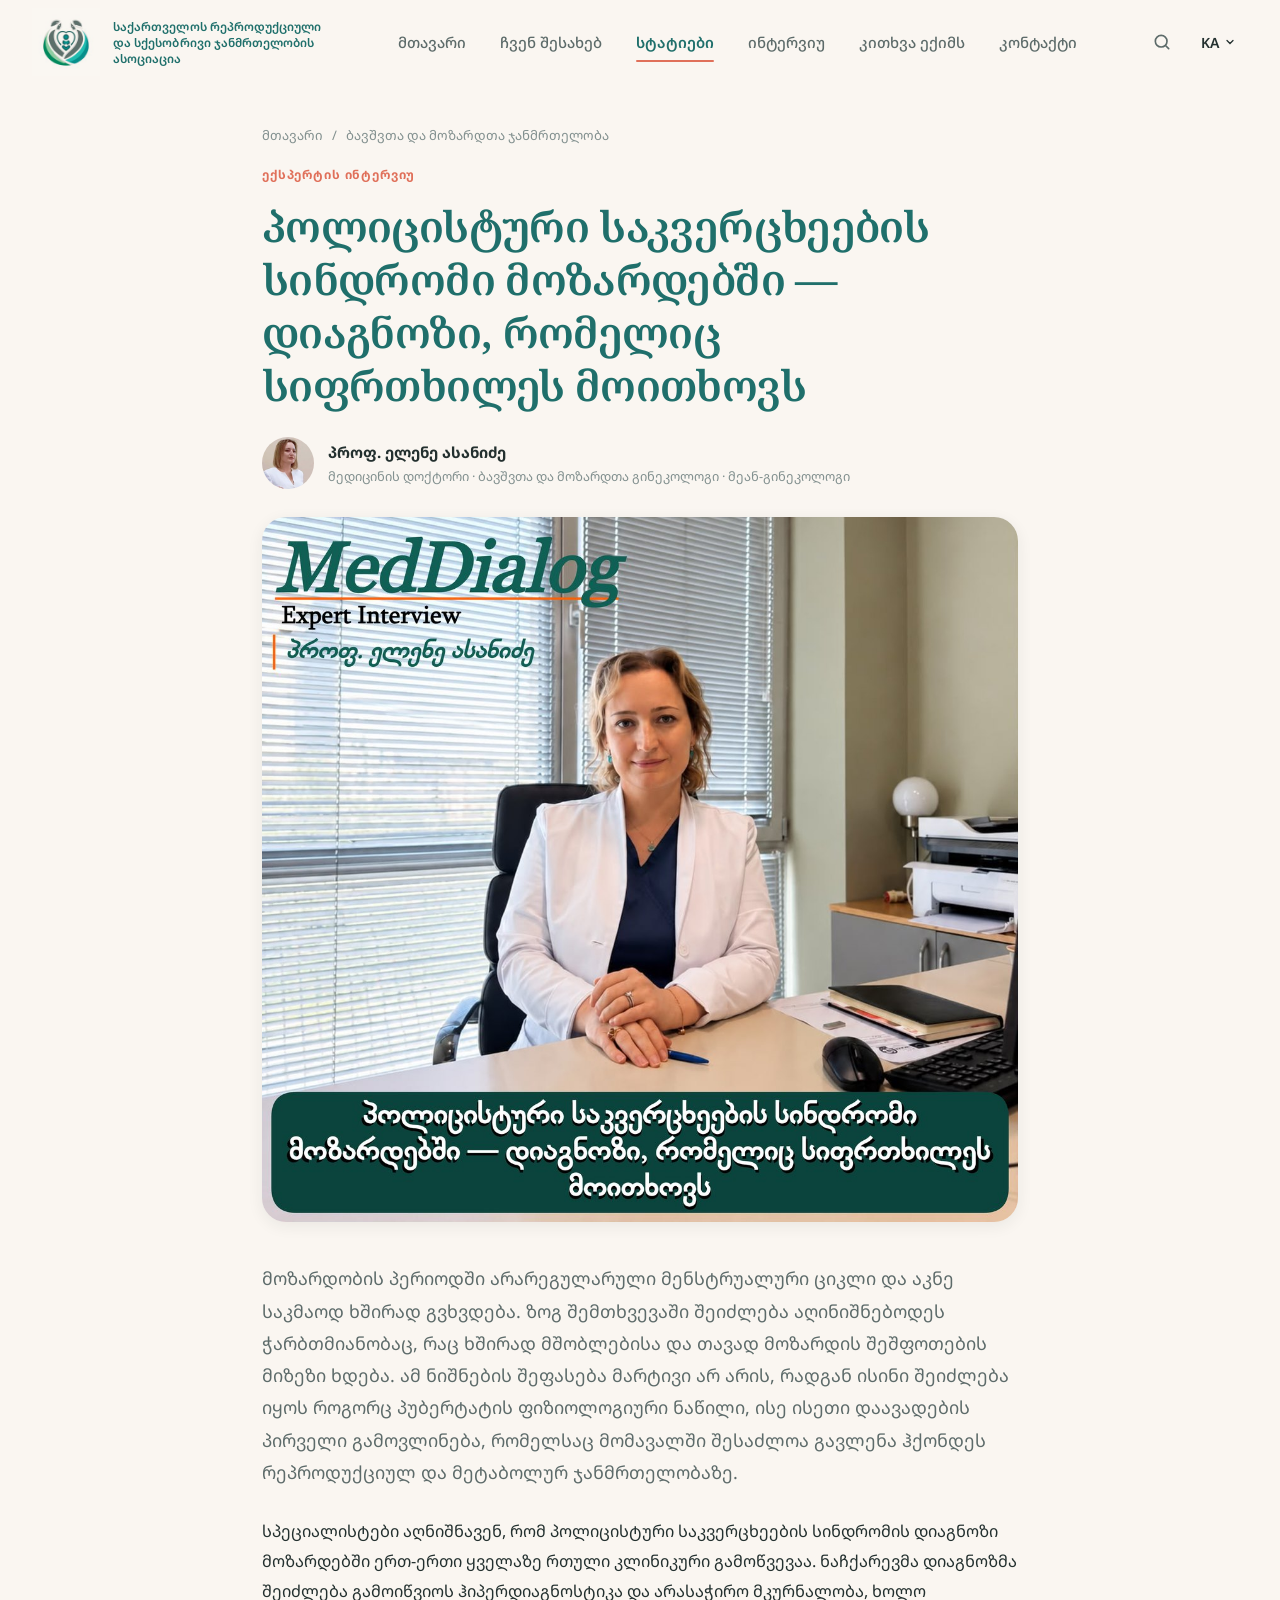
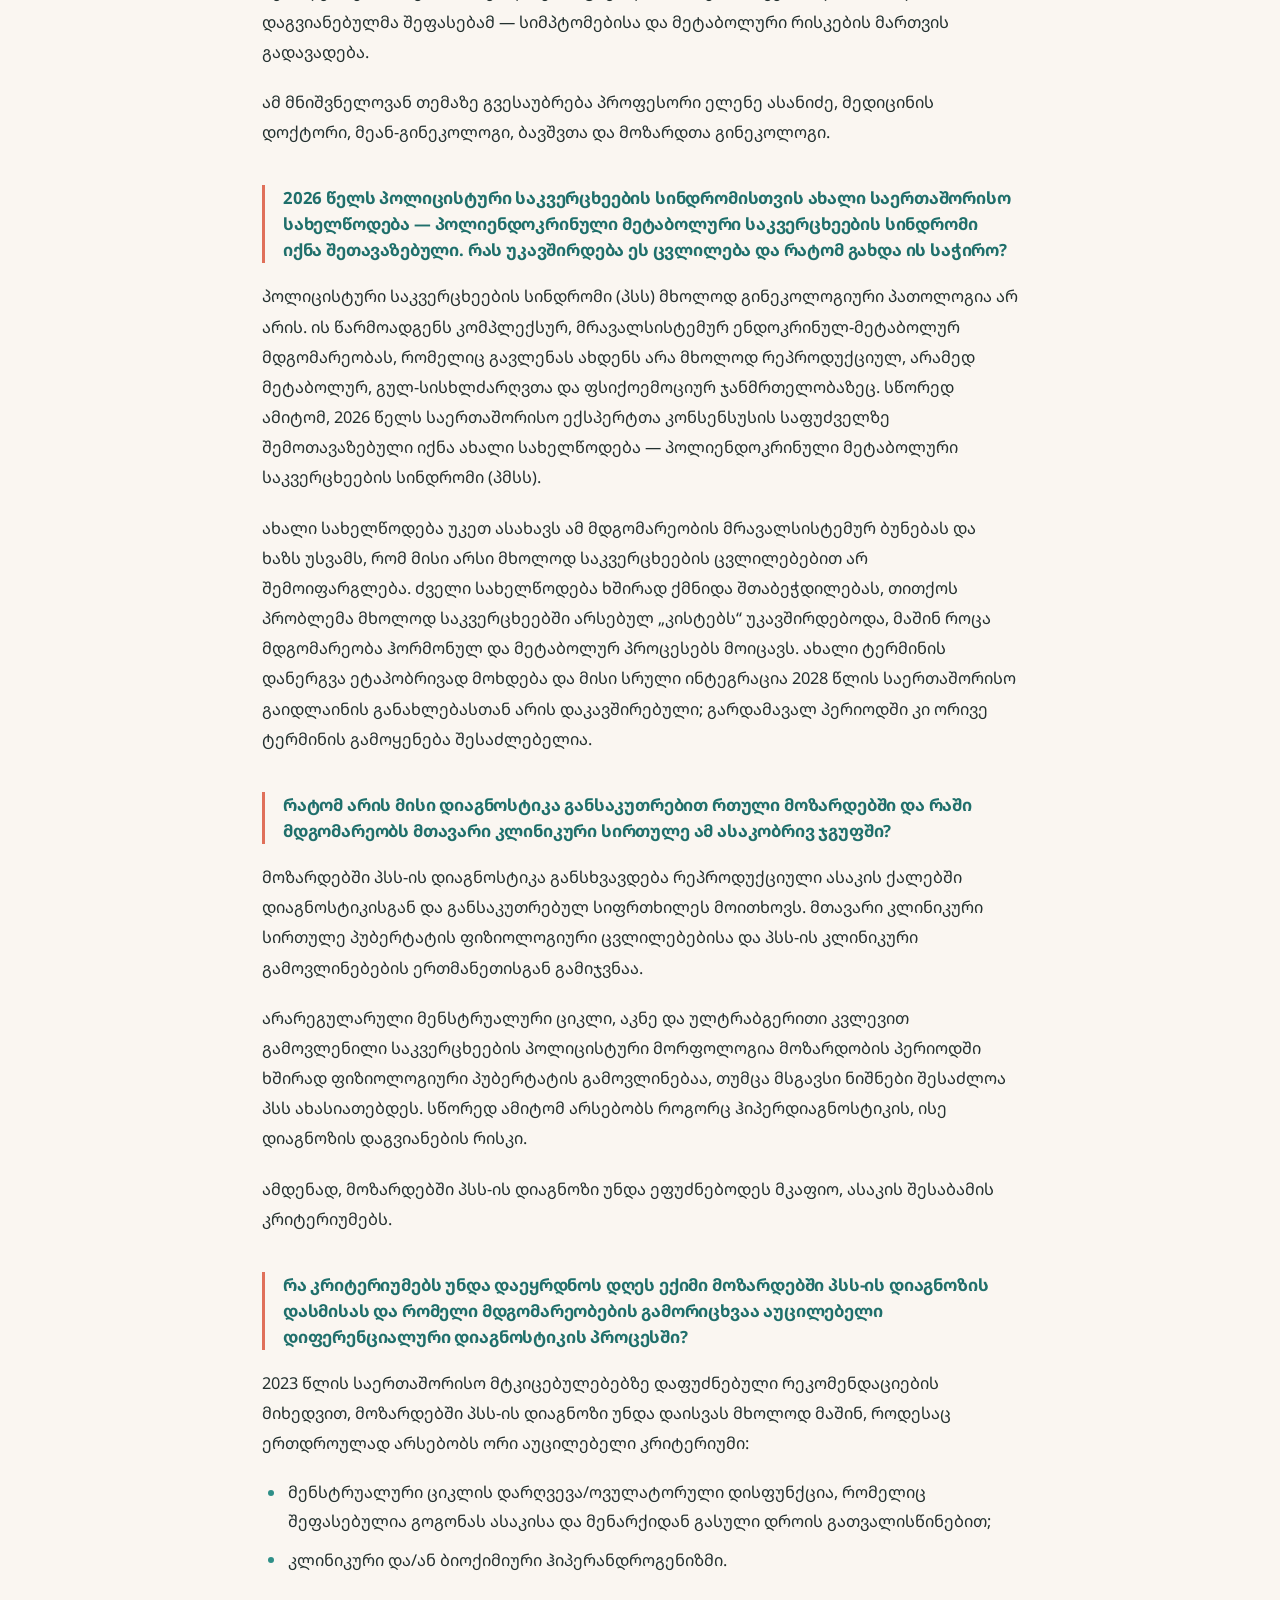
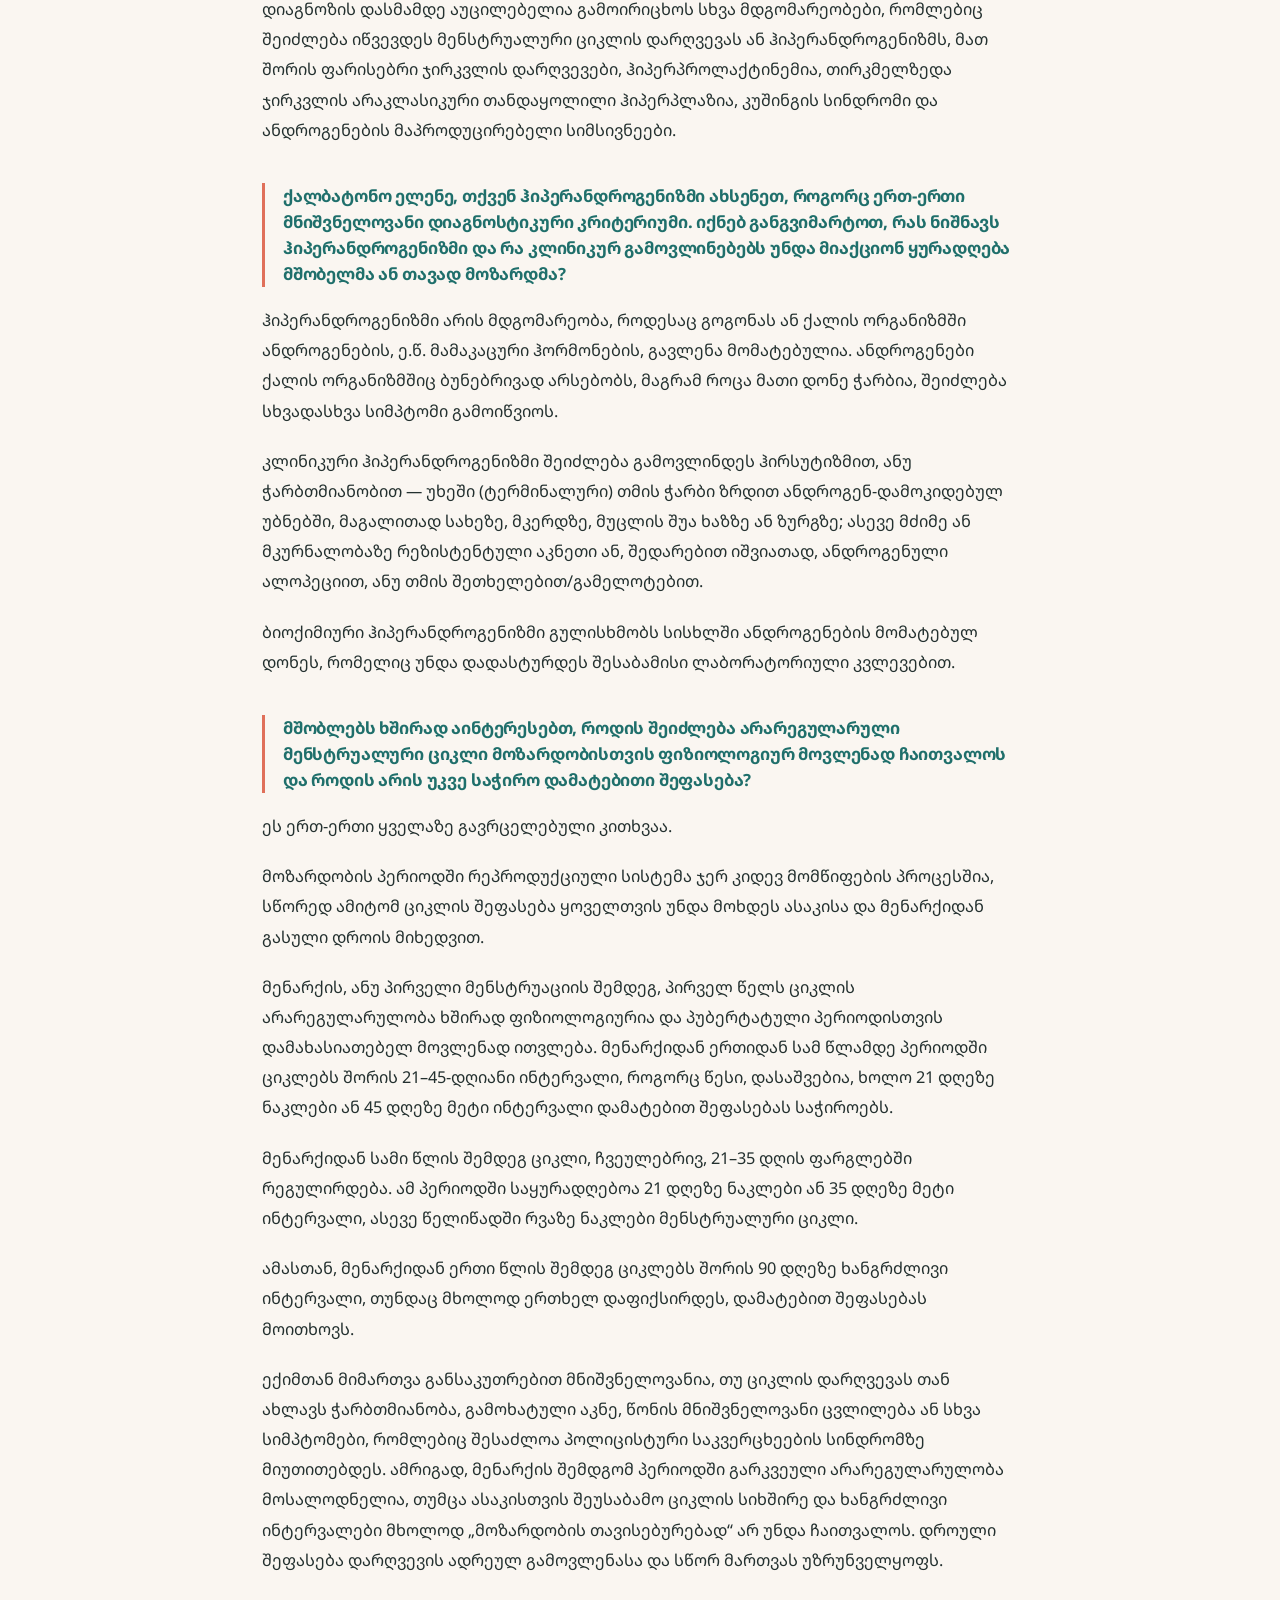
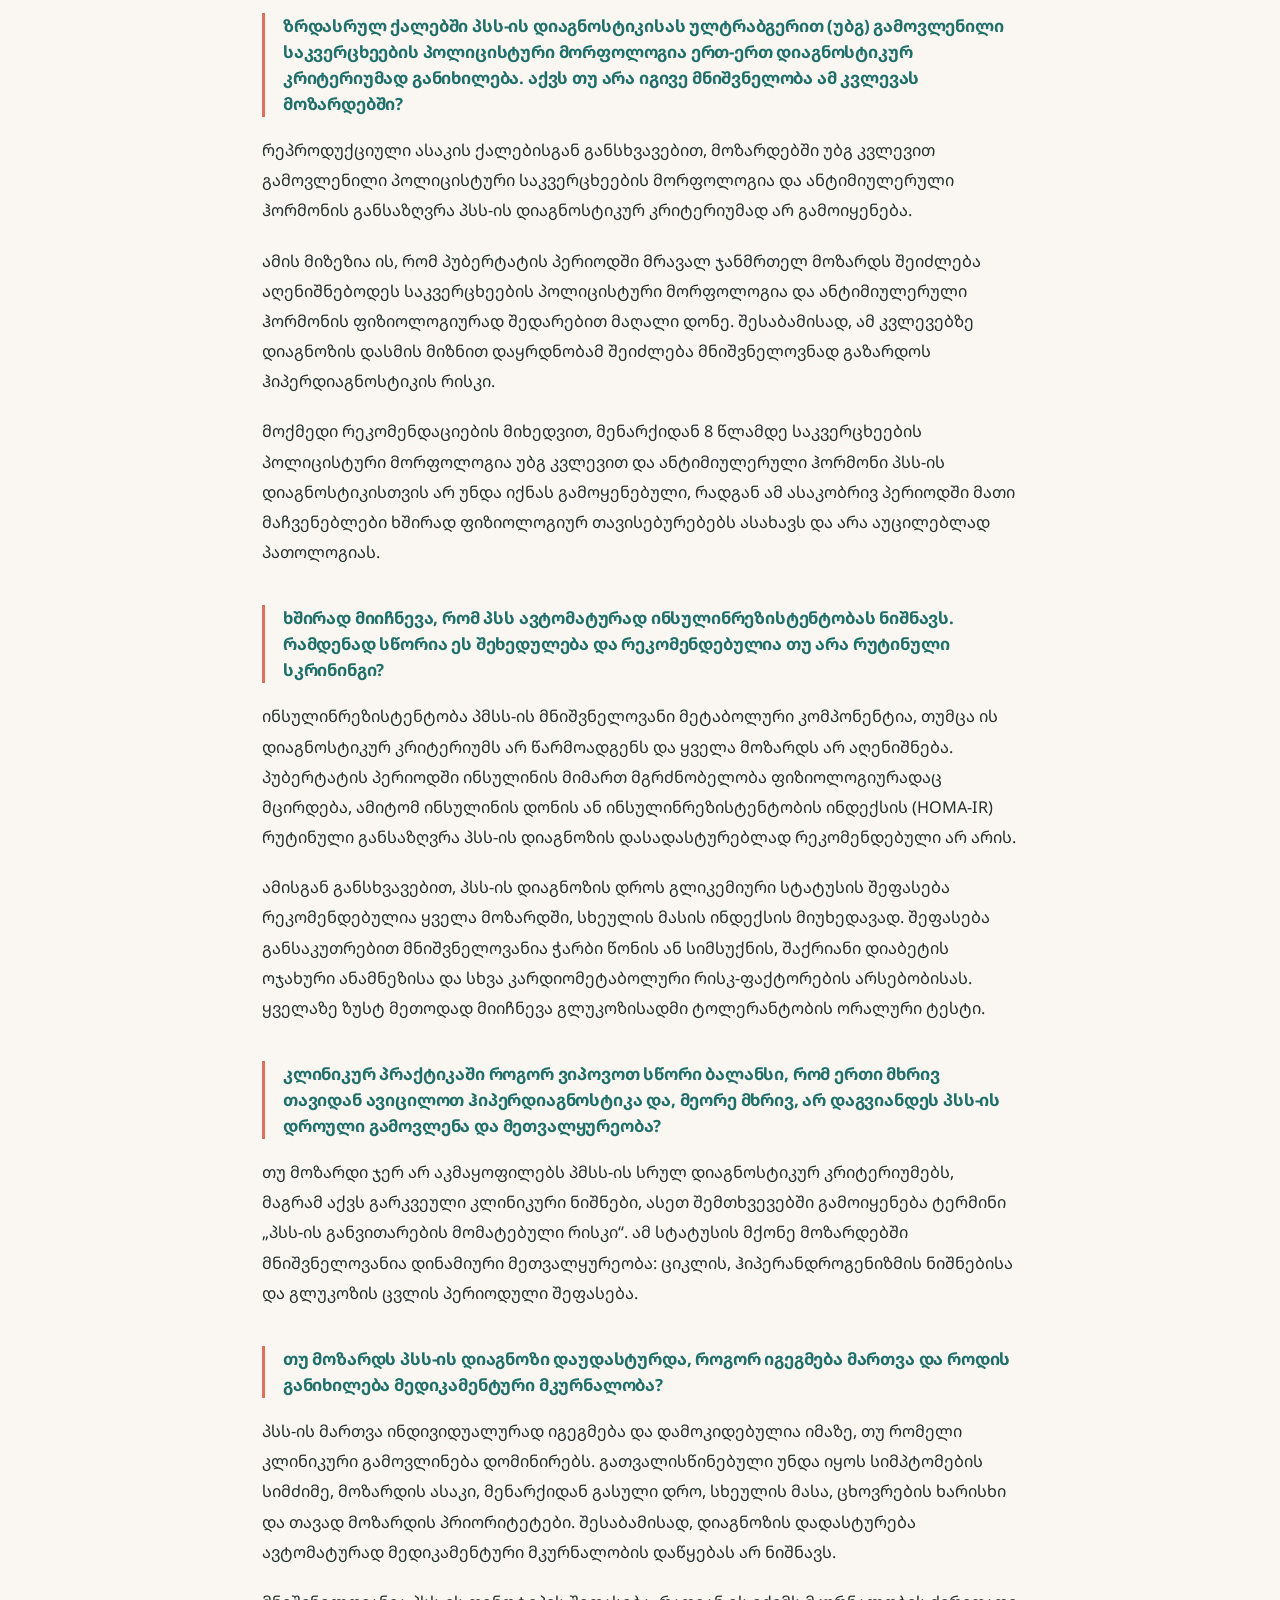
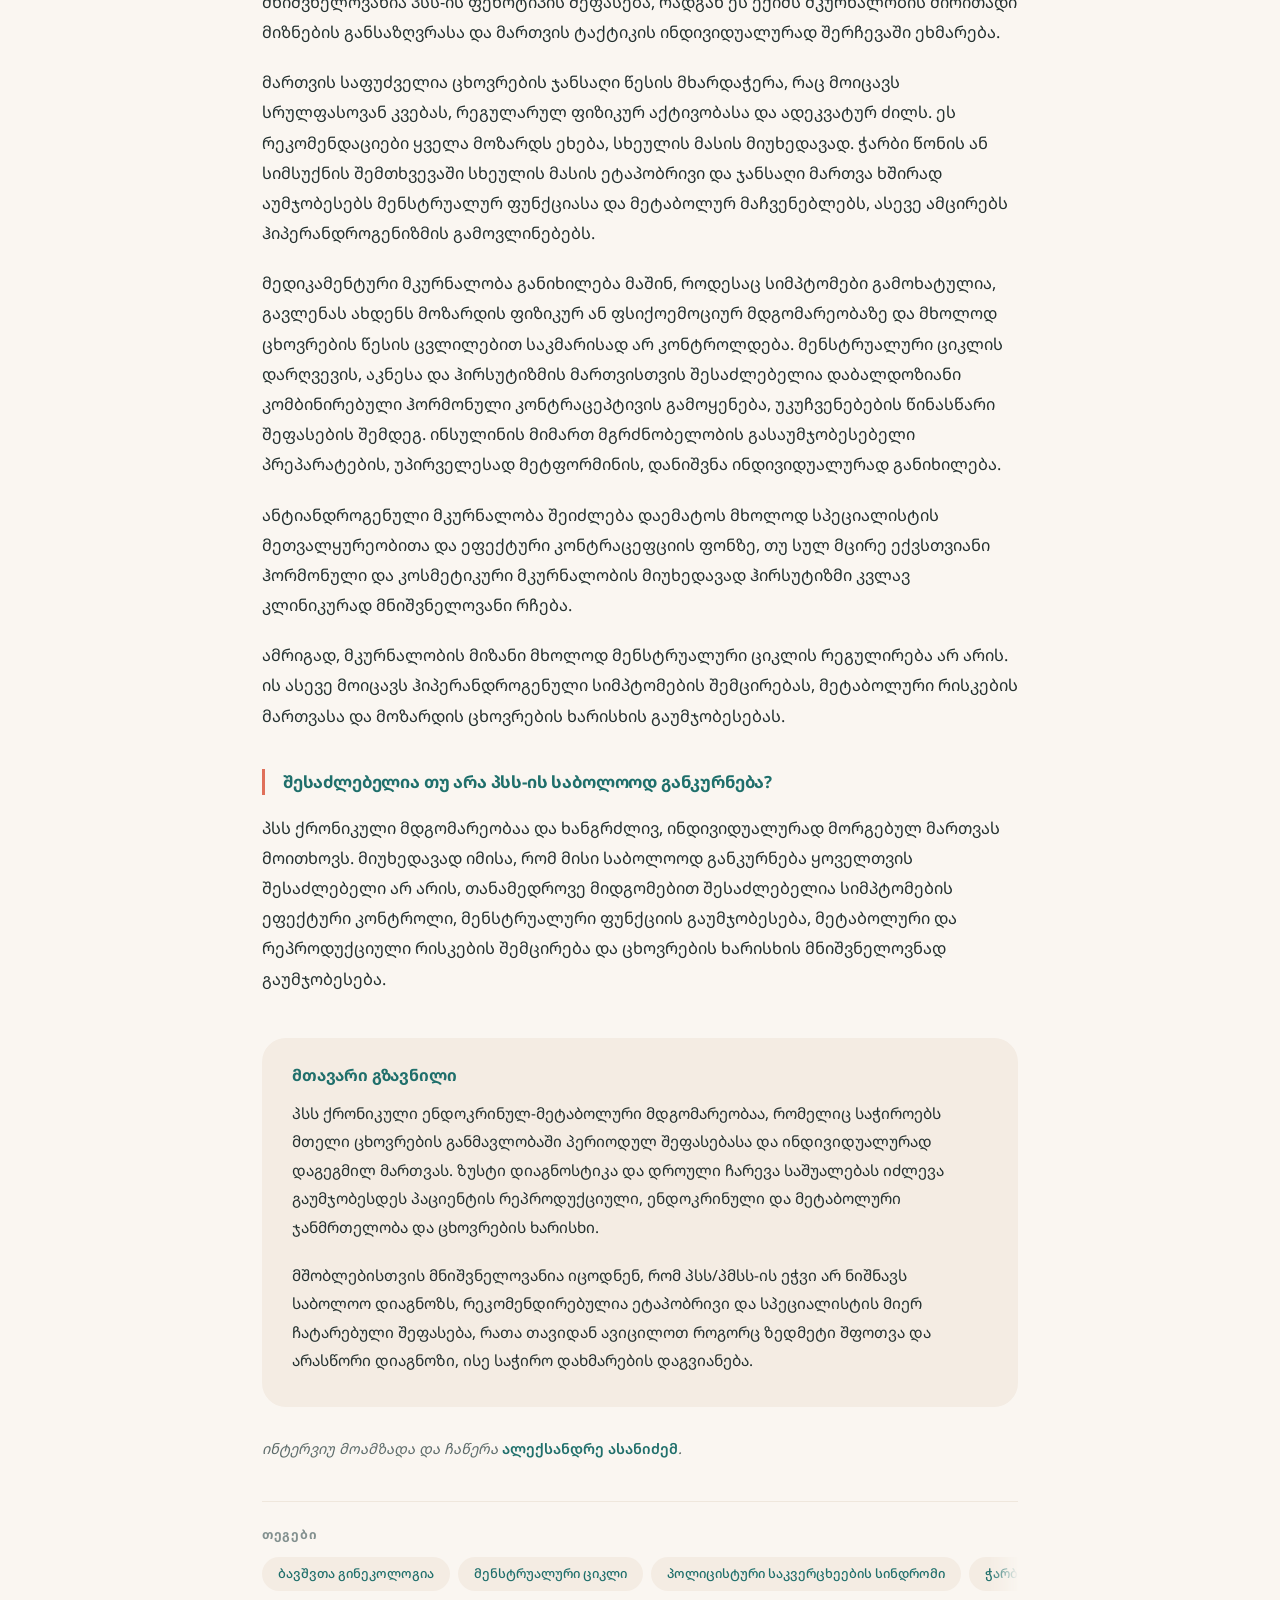
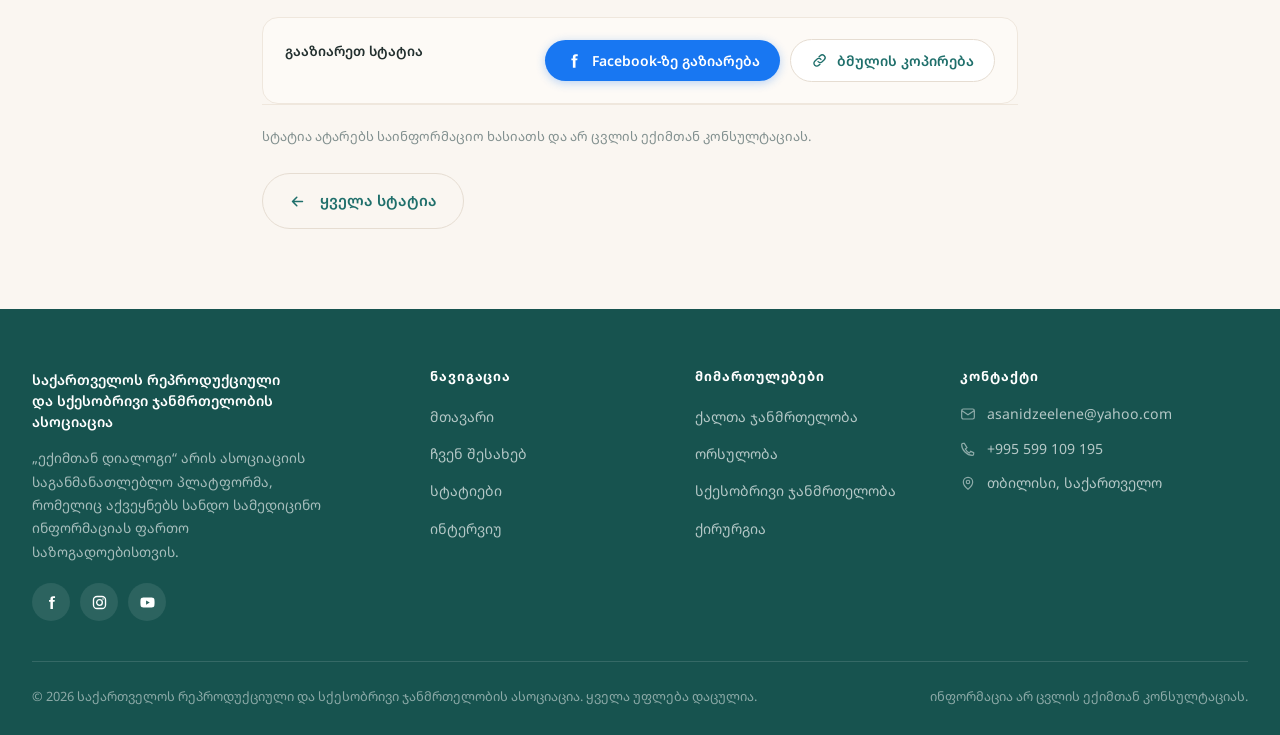
<file: article-pcos.html>
<!DOCTYPE html>
<html lang="ka">
<head>
<meta charset="UTF-8">
<meta name="viewport" content="width=device-width, initial-scale=1">

<title>პოლიცისტური საკვერცხეების სინდრომი მოზარდებში — ექიმთან დიალოგი</title>
<meta name="description" content="პროფესორი ელენე ასანიძე პოლიცისტური საკვერცხეების სინდრომის დიაგნოსტიკაზე მოზარდებში — რატომ საჭიროებს ის განსაკუთრებულ სიფრთხილეს.">

<!-- სოციალური ქსელები — Facebook აბსოლუტურ URL-ებს მოითხოვს.
     დომენის შეცვლისას იხილეთ SETUP.md → "Facebook share". -->
<meta property="og:type" content="article">
<meta property="og:locale" content="ka_GE">
<meta property="og:site_name" content="ექიმთან დიალოგი">
<meta property="og:url" content="https://www.meddialog.ge/article-pcos.html">
<meta property="og:title" content="პოლიცისტური საკვერცხეების სინდრომი მოზარდებში — დიაგნოზი, რომელიც სიფრთხილეს მოითხოვს">
<meta property="og:description" content="პროფესორი ელენე ასანიძე პოლიცისტური საკვერცხეების სინდრომის დიაგნოსტიკაზე მოზარდებში — რატომ საჭიროებს ის განსაკუთრებულ სიფრთხილეს.">
<meta property="og:image" content="https://www.meddialog.ge/assets/img/art-pcos-share.jpg">
<meta property="og:image:width" content="1200">
<meta property="og:image:height" content="630">
<meta property="og:image:alt" content="პროფესორი ელენე ასანიძე სამუშაო კაბინეტში">
<meta name="twitter:card" content="summary_large_image">
<meta name="theme-color" content="#1f6f6b">

<link rel="preconnect" href="https://fonts.googleapis.com">
<link rel="preconnect" href="https://fonts.gstatic.com" crossorigin>
<link href="https://fonts.googleapis.com/css2?family=Noto+Serif+Georgian:wght@400..700&family=Noto+Sans+Georgian:wght@400..700&display=swap" rel="stylesheet">

<link rel="stylesheet" href="css/style.css?v=16">
<link rel="icon" type="image/jpeg" href="assets/img/logo-160.jpg">
<link rel="apple-touch-icon" href="assets/img/logo-320.jpg">
</head>

<body>

<a class="skip-link" href="#main">გადადი მთავარ შიგთავსზე</a>

<header class="header" id="header">
  <div class="wrap header__inner">

    <!-- ლოგო -->
    <a class="brand" href="index.html" aria-label="ექიმთან დიალოგი — მთავარი გვერდი">
      <img class="brand__mark"
           src="assets/img/logo-160.jpg"
           srcset="assets/img/logo-160.jpg 1x, assets/img/logo-320.jpg 2x"
           width="160" height="160"
           alt=""
           aria-hidden="true"
           decoding="async">
      <span class="brand__text">საქართველოს რეპროდუქციული და სქესობრივი ჯანმრთელობის ასოციაცია</span>
    </a>

    <!-- ნავიგაცია -->
    <nav class="nav" id="nav" aria-label="მთავარი ნავიგაცია">
      <ul class="nav__list">
        <li><a class="nav__link" href="index.html">მთავარი</a></li>
        <li><a class="nav__link" href="about.html">ჩვენ შესახებ</a></li>
        <li><a class="nav__link" href="#" aria-current="page">სტატიები</a></li>
        <li><a class="nav__link" href="#">ინტერვიუ</a></li>
        <li><a class="nav__link" href="ask.html">კითხვა ექიმს</a></li>
        <li><a class="nav__link" href="#">კონტაქტი</a></li>
      </ul>
    </nav>

    <!-- მოქმედებები -->
    <div class="header__actions">
      <button class="icon-btn" type="button" aria-label="ძებნა">
        <svg width="20" height="20" viewBox="0 0 24 24" fill="none" stroke="currentColor" stroke-width="2" stroke-linecap="round" aria-hidden="true">
          <circle cx="11" cy="11" r="7"/><path d="m20 20-3.5-3.5"/>
        </svg>
      </button>

      <button class="lang" type="button" aria-expanded="false" aria-label="ენის შეცვლა. მიმდინარე ენა: ქართული">
        KA
        <svg width="12" height="12" viewBox="0 0 24 24" fill="none" stroke="currentColor" stroke-width="2.5" stroke-linecap="round" aria-hidden="true">
          <path d="m6 9 6 6 6-6"/>
        </svg>
      </button>

      <button class="burger" id="burger" type="button" aria-label="მენიუს გახსნა" aria-expanded="false" aria-controls="nav">
        <svg width="24" height="24" viewBox="0 0 24 24" fill="none" stroke="currentColor" stroke-width="2" stroke-linecap="round" aria-hidden="true">
          <path d="M4 7h16M4 12h16M4 17h16"/>
        </svg>
      </button>
    </div>

  </div>
</header>


<main id="main">
<article class="post">
  <div class="wrap wrap--narrow">

    <nav class="crumbs" aria-label="ნავიგაციის გზა">
      <a href="index.html">მთავარი</a>
      <span aria-hidden="true">/</span>
      <a href="category-children.html">ბავშვთა და მოზარდთა ჯანმრთელობა</a>
    </nav>

    <p class="post__kicker">ექსპერტის ინტერვიუ</p>

    <h1 class="post__title">
      პოლიცისტური საკვერცხეების სინდრომი მოზარდებში —
      დიაგნოზი, რომელიც სიფრთხილეს მოითხოვს
    </h1>

    <div class="post__byline">
      <span class="post__avatar" aria-hidden="true">
        <img src="assets/img/president-avatar.jpg" width="320" height="320" alt="">
      </span>
      <div>
        <p class="post__author">პროფ. ელენე ასანიძე</p>
        <p class="post__role">
          მედიცინის დოქტორი · ბავშვთა და მოზარდთა გინეკოლოგი · მეან-გინეკოლოგი
        </p>
      </div>
    </div>

  </div>

  <!-- გარეკანის სურათი -->
  <figure class="post__cover">
    <img src="assets/img/art-pcos-cover.jpg"
         srcset="assets/img/art-pcos-cover-800.jpg 800w, assets/img/art-pcos-cover.jpg 1200w"
         sizes="(max-width: 820px) 100vw, 820px"
         width="1200" height="1120"
         alt="პროფესორი ელენე ასანიძე სამუშაო კაბინეტში"
         fetchpriority="high" decoding="async">
  </figure>

  <div class="wrap wrap--narrow post__body">

      <p class="post__lead">
        მოზარდობის პერიოდში არარეგულარული მენსტრუალური ციკლი და აკნე საკმაოდ
        ხშირად გვხვდება. ზოგ შემთხვევაში შეიძლება აღინიშნებოდეს ჭარბთმიანობაც,
        რაც ხშირად მშობლებისა და თავად მოზარდის შეშფოთების მიზეზი ხდება.
        ამ ნიშნების შეფასება მარტივი არ არის, რადგან ისინი შეიძლება იყოს როგორც
        პუბერტატის ფიზიოლოგიური ნაწილი, ისე ისეთი დაავადების პირველი გამოვლინება,
        რომელსაც მომავალში შესაძლოა გავლენა ჰქონდეს რეპროდუქციულ და მეტაბოლურ
        ჯანმრთელობაზე.
      </p>

      <p>
        სპეციალისტები აღნიშნავენ, რომ პოლიცისტური საკვერცხეების სინდრომის
        დიაგნოზი მოზარდებში ერთ-ერთი ყველაზე რთული კლინიკური გამოწვევაა.
        ნაჩქარევმა დიაგნოზმა შეიძლება გამოიწვიოს ჰიპერდიაგნოსტიკა და არასაჭირო
        მკურნალობა, ხოლო დაგვიანებულმა შეფასებამ — სიმპტომებისა და
        მეტაბოლური რისკების მართვის გადავადება.
      </p>

      <p>
        ამ მნიშვნელოვან თემაზე გვესაუბრება პროფესორი ელენე ასანიძე, მედიცინის
        დოქტორი, მეან-გინეკოლოგი, ბავშვთა და მოზარდთა გინეკოლოგი.
      </p>

      <h2 class="post__q">2026 წელს პოლიცისტური საკვერცხეების სინდრომისთვის ახალი საერთაშორისო სახელწოდება — პოლიენდოკრინული მეტაბოლური საკვერცხეების სინდრომი იქნა შეთავაზებული. რას უკავშირდება ეს ცვლილება და რატომ გახდა ის საჭირო?</h2>

      <p>პოლიცისტური საკვერცხეების სინდრომი (პსს) მხოლოდ გინეკოლოგიური პათოლოგია არ არის. ის წარმოადგენს კომპლექსურ, მრავალსისტემურ ენდოკრინულ-მეტაბოლურ მდგომარეობას, რომელიც გავლენას ახდენს არა მხოლოდ რეპროდუქციულ, არამედ მეტაბოლურ, გულ-სისხლძარღვთა და ფსიქოემოციურ ჯანმრთელობაზეც. სწორედ ამიტომ, 2026 წელს საერთაშორისო ექსპერტთა კონსენსუსის საფუძველზე შემოთავაზებული იქნა ახალი სახელწოდება — პოლიენდოკრინული მეტაბოლური საკვერცხეების სინდრომი (პმსს).</p>

      <p>ახალი სახელწოდება უკეთ ასახავს ამ მდგომარეობის მრავალსისტემურ ბუნებას და ხაზს უსვამს, რომ მისი არსი მხოლოდ საკვერცხეების ცვლილებებით არ შემოიფარგლება. ძველი სახელწოდება ხშირად ქმნიდა შთაბეჭდილებას, თითქოს პრობლემა მხოლოდ საკვერცხეებში არსებულ „კისტებს“ უკავშირდებოდა, მაშინ როცა მდგომარეობა ჰორმონულ და მეტაბოლურ პროცესებს მოიცავს. ახალი ტერმინის დანერგვა ეტაპობრივად მოხდება და მისი სრული ინტეგრაცია 2028 წლის საერთაშორისო გაიდლაინის განახლებასთან არის დაკავშირებული; გარდამავალ პერიოდში კი ორივე ტერმინის გამოყენება შესაძლებელია.</p>

      <h2 class="post__q">რატომ არის მისი დიაგნოსტიკა განსაკუთრებით რთული მოზარდებში და რაში მდგომარეობს მთავარი კლინიკური სირთულე ამ ასაკობრივ ჯგუფში?</h2>

      <p>მოზარდებში პსს-ის დიაგნოსტიკა განსხვავდება რეპროდუქციული ასაკის ქალებში დიაგნოსტიკისგან და განსაკუთრებულ სიფრთხილეს მოითხოვს. მთავარი კლინიკური სირთულე პუბერტატის ფიზიოლოგიური ცვლილებებისა და პსს-ის კლინიკური გამოვლინებების ერთმანეთისგან გამიჯვნაა.</p>

      <p>არარეგულარული მენსტრუალური ციკლი, აკნე და ულტრაბგერითი კვლევით გამოვლენილი საკვერცხეების პოლიცისტური მორფოლოგია მოზარდობის პერიოდში ხშირად ფიზიოლოგიური პუბერტატის გამოვლინებაა, თუმცა მსგავსი ნიშნები შესაძლოა პსს ახასიათებდეს. სწორედ ამიტომ არსებობს როგორც ჰიპერდიაგნოსტიკის, ისე დიაგნოზის დაგვიანების რისკი.</p>

      <p>ამდენად, მოზარდებში პსს-ის დიაგნოზი უნდა ეფუძნებოდეს მკაფიო, ასაკის შესაბამის კრიტერიუმებს.</p>

      <h2 class="post__q">რა კრიტერიუმებს უნდა დაეყრდნოს დღეს ექიმი მოზარდებში პსს-ის დიაგნოზის დასმისას და რომელი მდგომარეობების გამორიცხვაა აუცილებელი დიფერენციალური დიაგნოსტიკის პროცესში?</h2>

      <p>2023 წლის საერთაშორისო მტკიცებულებებზე დაფუძნებული რეკომენდაციების მიხედვით, მოზარდებში პსს-ის დიაგნოზი უნდა დაისვას მხოლოდ მაშინ, როდესაც ერთდროულად არსებობს ორი აუცილებელი კრიტერიუმი:</p>

      <ul class="post__list">
        <li>მენსტრუალური ციკლის დარღვევა/ოვულატორული დისფუნქცია, რომელიც შეფასებულია გოგონას ასაკისა და მენარქიდან გასული დროის გათვალისწინებით;</li>
        <li>კლინიკური და/ან ბიოქიმიური ჰიპერანდროგენიზმი.</li>
      </ul>

      <p>დიაგნოზის დასმამდე აუცილებელია გამოირიცხოს სხვა მდგომარეობები, რომლებიც შეიძლება იწვევდეს მენსტრუალური ციკლის დარღვევას ან ჰიპერანდროგენიზმს, მათ შორის ფარისებრი ჯირკვლის დარღვევები, ჰიპერპროლაქტინემია, თირკმელზედა ჯირკვლის არაკლასიკური თანდაყოლილი ჰიპერპლაზია, კუშინგის სინდრომი და ანდროგენების მაპროდუცირებელი სიმსივნეები.</p>

      <h2 class="post__q">ქალბატონო ელენე, თქვენ ჰიპერანდროგენიზმი ახსენეთ, როგორც ერთ-ერთი მნიშვნელოვანი დიაგნოსტიკური კრიტერიუმი. იქნებ განგვიმარტოთ, რას ნიშნავს ჰიპერანდროგენიზმი და რა კლინიკურ გამოვლინებებს უნდა მიაქციონ ყურადღება მშობელმა ან თავად მოზარდმა?</h2>

      <p>ჰიპერანდროგენიზმი არის მდგომარეობა, როდესაც გოგონას ან ქალის ორგანიზმში ანდროგენების, ე.წ. მამაკაცური ჰორმონების, გავლენა მომატებულია. ანდროგენები ქალის ორგანიზმშიც ბუნებრივად არსებობს, მაგრამ როცა მათი დონე ჭარბია, შეიძლება სხვადასხვა სიმპტომი გამოიწვიოს.</p>

      <p>კლინიკური ჰიპერანდროგენიზმი შეიძლება გამოვლინდეს ჰირსუტიზმით, ანუ ჭარბთმიანობით — უხეში (ტერმინალური) თმის ჭარბი ზრდით ანდროგენ-დამოკიდებულ უბნებში, მაგალითად სახეზე, მკერდზე, მუცლის შუა ხაზზე ან ზურგზე; ასევე მძიმე ან მკურნალობაზე რეზისტენტული აკნეთი ან, შედარებით იშვიათად, ანდროგენული ალოპეციით, ანუ თმის შეთხელებით/გამელოტებით.</p>

      <p>ბიოქიმიური ჰიპერანდროგენიზმი გულისხმობს სისხლში ანდროგენების მომატებულ დონეს, რომელიც უნდა დადასტურდეს შესაბამისი ლაბორატორიული კვლევებით.</p>

      <h2 class="post__q">მშობლებს ხშირად აინტერესებთ, როდის შეიძლება არარეგულარული მენსტრუალური ციკლი მოზარდობისთვის ფიზიოლოგიურ მოვლენად ჩაითვალოს და როდის არის უკვე საჭირო დამატებითი შეფასება?</h2>

      <p>ეს ერთ-ერთი ყველაზე გავრცელებული კითხვაა.</p>

      <p>მოზარდობის პერიოდში რეპროდუქციული სისტემა ჯერ კიდევ მომწიფების პროცესშია, სწორედ ამიტომ ციკლის შეფასება ყოველთვის უნდა მოხდეს ასაკისა და მენარქიდან გასული დროის მიხედვით.</p>

      <p>მენარქის, ანუ პირველი მენსტრუაციის შემდეგ, პირველ წელს ციკლის არარეგულარულობა ხშირად ფიზიოლოგიურია და პუბერტატული პერიოდისთვის დამახასიათებელ მოვლენად ითვლება. მენარქიდან ერთიდან სამ წლამდე პერიოდში ციკლებს შორის 21–45-დღიანი ინტერვალი, როგორც წესი, დასაშვებია, ხოლო 21 დღეზე ნაკლები ან 45 დღეზე მეტი ინტერვალი დამატებით შეფასებას საჭიროებს.</p>

      <p>მენარქიდან სამი წლის შემდეგ ციკლი, ჩვეულებრივ, 21–35 დღის ფარგლებში რეგულირდება. ამ პერიოდში საყურადღებოა 21 დღეზე ნაკლები ან 35 დღეზე მეტი ინტერვალი, ასევე წელიწადში რვაზე ნაკლები მენსტრუალური ციკლი.</p>

      <p>ამასთან, მენარქიდან ერთი წლის შემდეგ ციკლებს შორის 90 დღეზე ხანგრძლივი ინტერვალი, თუნდაც მხოლოდ ერთხელ დაფიქსირდეს, დამატებით შეფასებას მოითხოვს.</p>

      <p>ექიმთან მიმართვა განსაკუთრებით მნიშვნელოვანია, თუ ციკლის დარღვევას თან ახლავს ჭარბთმიანობა, გამოხატული აკნე, წონის მნიშვნელოვანი ცვლილება ან სხვა სიმპტომები, რომლებიც შესაძლოა პოლიცისტური საკვერცხეების სინდრომზე მიუთითებდეს. ამრიგად, მენარქის შემდგომ პერიოდში გარკვეული არარეგულარულობა მოსალოდნელია, თუმცა ასაკისთვის შეუსაბამო ციკლის სიხშირე და ხანგრძლივი ინტერვალები მხოლოდ „მოზარდობის თავისებურებად“ არ უნდა ჩაითვალოს. დროული შეფასება დარღვევის ადრეულ გამოვლენასა და სწორ მართვას უზრუნველყოფს.</p>

      <h2 class="post__q">ზრდასრულ ქალებში პსს-ის დიაგნოსტიკისას ულტრაბგერით (უბგ) გამოვლენილი საკვერცხეების პოლიცისტური მორფოლოგია ერთ-ერთ დიაგნოსტიკურ კრიტერიუმად განიხილება. აქვს თუ არა იგივე მნიშვნელობა ამ კვლევას მოზარდებში?</h2>

      <p>რეპროდუქციული ასაკის ქალებისგან განსხვავებით, მოზარდებში უბგ კვლევით გამოვლენილი პოლიცისტური საკვერცხეების მორფოლოგია და ანტიმიულერული ჰორმონის განსაზღვრა პსს-ის დიაგნოსტიკურ კრიტერიუმად არ გამოიყენება.</p>

      <p>ამის მიზეზია ის, რომ პუბერტატის პერიოდში მრავალ ჯანმრთელ მოზარდს შეიძლება აღენიშნებოდეს საკვერცხეების პოლიცისტური მორფოლოგია და ანტიმიულერული ჰორმონის ფიზიოლოგიურად შედარებით მაღალი დონე. შესაბამისად, ამ კვლევებზე დიაგნოზის დასმის მიზნით დაყრდნობამ შეიძლება მნიშვნელოვნად გაზარდოს ჰიპერდიაგნოსტიკის რისკი.</p>

      <p>მოქმედი რეკომენდაციების მიხედვით, მენარქიდან 8 წლამდე საკვერცხეების პოლიცისტური მორფოლოგია უბგ კვლევით და ანტიმიულერული ჰორმონი პსს-ის დიაგნოსტიკისთვის არ უნდა იქნას გამოყენებული, რადგან ამ ასაკობრივ პერიოდში მათი მაჩვენებლები ხშირად ფიზიოლოგიურ თავისებურებებს ასახავს და არა აუცილებლად პათოლოგიას.</p>

      <h2 class="post__q">ხშირად მიიჩნევა, რომ პსს ავტომატურად ინსულინრეზისტენტობას ნიშნავს. რამდენად სწორია ეს შეხედულება და რეკომენდებულია თუ არა რუტინული სკრინინგი?</h2>

      <p>ინსულინრეზისტენტობა პმსს-ის მნიშვნელოვანი მეტაბოლური კომპონენტია, თუმცა ის დიაგნოსტიკურ კრიტერიუმს არ წარმოადგენს და ყველა მოზარდს არ აღენიშნება. პუბერტატის პერიოდში ინსულინის მიმართ მგრძნობელობა ფიზიოლოგიურადაც მცირდება, ამიტომ ინსულინის დონის ან ინსულინრეზისტენტობის ინდექსის (HOMA-IR) რუტინული განსაზღვრა პსს-ის დიაგნოზის დასადასტურებლად რეკომენდებული არ არის.</p>

      <p>ამისგან განსხვავებით, პსს-ის დიაგნოზის დროს გლიკემიური სტატუსის შეფასება რეკომენდებულია ყველა მოზარდში, სხეულის მასის ინდექსის მიუხედავად. შეფასება განსაკუთრებით მნიშვნელოვანია ჭარბი წონის ან სიმსუქნის, შაქრიანი დიაბეტის ოჯახური ანამნეზისა და სხვა კარდიომეტაბოლური რისკ-ფაქტორების არსებობისას. ყველაზე ზუსტ მეთოდად მიიჩნევა გლუკოზისადმი ტოლერანტობის ორალური ტესტი.</p>

      <h2 class="post__q">კლინიკურ პრაქტიკაში როგორ ვიპოვოთ სწორი ბალანსი, რომ ერთი მხრივ თავიდან ავიცილოთ ჰიპერდიაგნოსტიკა და, მეორე მხრივ, არ დაგვიანდეს პსს-ის დროული გამოვლენა და მეთვალყურეობა?</h2>

      <p>თუ მოზარდი ჯერ არ აკმაყოფილებს პმსს-ის სრულ დიაგნოსტიკურ კრიტერიუმებს, მაგრამ აქვს გარკვეული კლინიკური ნიშნები, ასეთ შემთხვევებში გამოიყენება ტერმინი „პსს-ის განვითარების მომატებული რისკი“. ამ სტატუსის მქონე მოზარდებში მნიშვნელოვანია დინამიური მეთვალყურეობა: ციკლის, ჰიპერანდროგენიზმის ნიშნებისა და გლუკოზის ცვლის პერიოდული შეფასება.</p>

      <h2 class="post__q">თუ მოზარდს პსს-ის დიაგნოზი დაუდასტურდა, როგორ იგეგმება მართვა და როდის განიხილება მედიკამენტური მკურნალობა?</h2>

      <p>პსს-ის მართვა ინდივიდუალურად იგეგმება და დამოკიდებულია იმაზე, თუ რომელი კლინიკური გამოვლინება დომინირებს. გათვალისწინებული უნდა იყოს სიმპტომების სიმძიმე, მოზარდის ასაკი, მენარქიდან გასული დრო, სხეულის მასა, ცხოვრების ხარისხი და თავად მოზარდის პრიორიტეტები. შესაბამისად, დიაგნოზის დადასტურება ავტომატურად მედიკამენტური მკურნალობის დაწყებას არ ნიშნავს.</p>

      <p>მნიშვნელოვანია პსს-ის ფენოტიპის შეფასება, რადგან ეს ექიმს მკურნალობის ძირითადი მიზნების განსაზღვრასა და მართვის ტაქტიკის ინდივიდუალურად შერჩევაში ეხმარება.</p>

      <p>მართვის საფუძველია ცხოვრების ჯანსაღი წესის მხარდაჭერა, რაც მოიცავს სრულფასოვან კვებას, რეგულარულ ფიზიკურ აქტივობასა და ადეკვატურ ძილს. ეს რეკომენდაციები ყველა მოზარდს ეხება, სხეულის მასის მიუხედავად. ჭარბი წონის ან სიმსუქნის შემთხვევაში სხეულის მასის ეტაპობრივი და ჯანსაღი მართვა ხშირად აუმჯობესებს მენსტრუალურ ფუნქციასა და მეტაბოლურ მაჩვენებლებს, ასევე ამცირებს ჰიპერანდროგენიზმის გამოვლინებებს.</p>

      <p>მედიკამენტური მკურნალობა განიხილება მაშინ, როდესაც სიმპტომები გამოხატულია, გავლენას ახდენს მოზარდის ფიზიკურ ან ფსიქოემოციურ მდგომარეობაზე და მხოლოდ ცხოვრების წესის ცვლილებით საკმარისად არ კონტროლდება. მენსტრუალური ციკლის დარღვევის, აკნესა და ჰირსუტიზმის მართვისთვის შესაძლებელია დაბალდოზიანი კომბინირებული ჰორმონული კონტრაცეპტივის გამოყენება, უკუჩვენებების წინასწარი შეფასების შემდეგ. ინსულინის მიმართ მგრძნობელობის გასაუმჯობესებელი პრეპარატების, უპირველესად მეტფორმინის, დანიშვნა ინდივიდუალურად განიხილება.</p>

      <p>ანტიანდროგენული მკურნალობა შეიძლება დაემატოს მხოლოდ სპეციალისტის მეთვალყურეობითა და ეფექტური კონტრაცეფციის ფონზე, თუ სულ მცირე ექვსთვიანი ჰორმონული და კოსმეტიკური მკურნალობის მიუხედავად ჰირსუტიზმი კვლავ კლინიკურად მნიშვნელოვანი რჩება.</p>

      <p>ამრიგად, მკურნალობის მიზანი მხოლოდ მენსტრუალური ციკლის რეგულირება არ არის. ის ასევე მოიცავს ჰიპერანდროგენული სიმპტომების შემცირებას, მეტაბოლური რისკების მართვასა და მოზარდის ცხოვრების ხარისხის გაუმჯობესებას.</p>

      <h2 class="post__q">შესაძლებელია თუ არა პსს-ის საბოლოოდ განკურნება?</h2>

      <p>პსს ქრონიკული მდგომარეობაა და ხანგრძლივ, ინდივიდუალურად მორგებულ მართვას მოითხოვს. მიუხედავად იმისა, რომ მისი საბოლოოდ განკურნება ყოველთვის შესაძლებელი არ არის, თანამედროვე მიდგომებით შესაძლებელია სიმპტომების ეფექტური კონტროლი, მენსტრუალური ფუნქციის გაუმჯობესება, მეტაბოლური და რეპროდუქციული რისკების შემცირება და ცხოვრების ხარისხის მნიშვნელოვნად გაუმჯობესება.</p>

      <!-- მთავარი გზავნილი -->
      <aside class="post__note">
        <h2 class="post__note-title">მთავარი გზავნილი</h2>
        <p>
          პსს ქრონიკული ენდოკრინულ-მეტაბოლური მდგომარეობაა, რომელიც საჭიროებს
          მთელი ცხოვრების განმავლობაში პერიოდულ შეფასებასა და ინდივიდუალურად
          დაგეგმილ მართვას. ზუსტი დიაგნოსტიკა და დროული ჩარევა საშუალებას იძლევა
          გაუმჯობესდეს პაციენტის რეპროდუქციული, ენდოკრინული და მეტაბოლური
          ჯანმრთელობა და ცხოვრების ხარისხი.
        </p>
        <p>
          მშობლებისთვის მნიშვნელოვანია იცოდნენ, რომ პსს/პმსს-ის ეჭვი არ ნიშნავს
          საბოლოო დიაგნოზს, რეკომენდირებულია ეტაპობრივი და სპეციალისტის მიერ
          ჩატარებული შეფასება, რათა თავიდან ავიცილოთ როგორც ზედმეტი შფოთვა და
          არასწორი დიაგნოზი, ისე საჭირო დახმარების დაგვიანება.
        </p>
      </aside>

      <!-- ინტერვიუს კრედიტი -->
      <p class="post__credit">
        ინტერვიუ მოამზადა და ჩაწერა <strong>ალექსანდრე ასანიძემ</strong>.
      </p>

      <!-- თეგები -->
      <div class="tags">
        <h2 class="tags__title">თეგები</h2>
        <ul class="tags__list">
          <li class="tags__item">ბავშვთა გინეკოლოგია</li>
          <li class="tags__item">მენსტრუალური ციკლი</li>
          <li class="tags__item">პოლიცისტური საკვერცხეების სინდრომი</li>
          <li class="tags__item">ჭარბთმიანობა</li>
          <li class="tags__item">ჰირსუტიზმი</li>
          <li class="tags__item">ინსულინ რეზისტენტობა</li>
        </ul>
      </div>

      <!-- გაზიარება -->
      <div class="share">
        <p class="share__label">გააზიარეთ სტატია</p>

        <button class="share__btn share__btn--fb" type="button" id="shareFb">
          <svg width="18" height="18" viewBox="0 0 24 24" fill="currentColor" aria-hidden="true">
            <path d="M14 8.5V7c0-.8.2-1.2 1.4-1.2H17V3h-2.6C11.5 3 10.5 4.4 10.5 6.8v1.7H8.5V11h2v10H14V11h2.3l.4-2.5z"/>
          </svg>
          Facebook-ზე გაზიარება
        </button>

        <button class="share__btn share__btn--copy" type="button" id="copyLink">
          <svg width="17" height="17" viewBox="0 0 24 24" fill="none" stroke="currentColor"
               stroke-width="1.9" stroke-linecap="round" stroke-linejoin="round" aria-hidden="true">
            <path d="M10 13.5a4 4 0 0 0 5.7.4l3-3a4 4 0 0 0-5.7-5.7l-1.6 1.6"/>
            <path d="M14 10.5a4 4 0 0 0-5.7-.4l-3 3a4 4 0 0 0 5.7 5.7l1.6-1.6"/>
          </svg>
          <span id="copyLabel">ბმულის კოპირება</span>
        </button>

        <span class="sr-only" role="status" aria-live="polite" id="shareStatus"></span>
      </div>

      <p class="post__disclaimer">
        სტატია ატარებს საინფორმაციო ხასიათს და არ ცვლის ექიმთან კონსულტაციას.
      </p>

      <a class="btn btn--outline post__back" href="category-children.html">
        <svg width="17" height="17" viewBox="0 0 24 24" fill="none" stroke="currentColor"
             stroke-width="2.2" stroke-linecap="round" stroke-linejoin="round" aria-hidden="true">
          <path d="M19 12H5M11 6l-6 6 6 6"/>
        </svg>
        ყველა სტატია
      </a>

  </div>
</article>
</main>


<footer class="footer">
  <div class="wrap">
    <div class="footer__grid">

      <div>
        <p class="footer__brand-text">საქართველოს რეპროდუქციული და სქესობრივი ჯანმრთელობის ასოციაცია</p>
        <p class="footer__about">
          „ექიმთან დიალოგი“ არის ასოციაციის საგანმანათლებლო პლატფორმა,
          რომელიც აქვეყნებს სანდო სამედიცინო ინფორმაციას ფართო საზოგადოებისთვის.
        </p>
        <div class="footer__socials">
          <a class="footer__social" href="#" aria-label="ფეისბუქი">
            <svg width="17" height="17" viewBox="0 0 24 24" fill="currentColor" aria-hidden="true">
              <path d="M14 8.5V7c0-.8.2-1.2 1.4-1.2H17V3h-2.6C11.5 3 10.5 4.4 10.5 6.8v1.7H8.5V11h2v10H14V11h2.3l.4-2.5z"/>
            </svg>
          </a>
          <a class="footer__social" href="#" aria-label="ინსტაგრამი">
            <svg width="17" height="17" viewBox="0 0 24 24" fill="none" stroke="currentColor" stroke-width="1.9" aria-hidden="true">
              <rect x="3.5" y="3.5" width="17" height="17" rx="5"/>
              <circle cx="12" cy="12" r="4"/><circle cx="17" cy="7" r="1.1" fill="currentColor" stroke="none"/>
            </svg>
          </a>
          <a class="footer__social" href="#" aria-label="იუთუბი">
            <svg width="17" height="17" viewBox="0 0 24 24" fill="currentColor" aria-hidden="true">
              <path d="M21.6 7.2a2.5 2.5 0 0 0-1.8-1.8C18.2 5 12 5 12 5s-6.2 0-7.8.4A2.5 2.5 0 0 0 2.4 7.2 26 26 0 0 0 2 12a26 26 0 0 0 .4 4.8 2.5 2.5 0 0 0 1.8 1.8C5.8 19 12 19 12 19s6.2 0 7.8-.4a2.5 2.5 0 0 0 1.8-1.8A26 26 0 0 0 22 12a26 26 0 0 0-.4-4.8zM10 15V9l5.2 3z"/>
            </svg>
          </a>
        </div>
      </div>

      <nav aria-labelledby="f-nav">
        <h2 class="footer__head" id="f-nav">ნავიგაცია</h2>
        <ul class="footer__list">
          <li><a href="index.html">მთავარი</a></li>
          <li><a href="about.html">ჩვენ შესახებ</a></li>
          <li><a href="#">სტატიები</a></li>
          <li><a href="#">ინტერვიუ</a></li>
        </ul>
      </nav>

      <nav aria-labelledby="f-cat">
        <h2 class="footer__head" id="f-cat">მიმართულებები</h2>
        <ul class="footer__list">
          <li><a href="#">ქალთა ჯანმრთელობა</a></li>
          <li><a href="#">ორსულობა</a></li>
          <li><a href="#">სქესობრივი ჯანმრთელობა</a></li>
          <li><a href="#">ქირურგია</a></li>
        </ul>
      </nav>

      <div>
        <h2 class="footer__head">კონტაქტი</h2>

        <p class="footer__contact">
          <svg width="16" height="16" viewBox="0 0 24 24" fill="none" stroke="currentColor" stroke-width="1.8" aria-hidden="true">
            <rect x="2.5" y="4.5" width="19" height="15" rx="2.5"/><path d="m3 7 9 6 9-6"/>
          </svg>
          <a href="mailto:asanidzeelene@yahoo.com">asanidzeelene@yahoo.com</a>
        </p>

        <p class="footer__contact">
          <svg width="16" height="16" viewBox="0 0 24 24" fill="none" stroke="currentColor" stroke-width="1.8" stroke-linecap="round" aria-hidden="true">
            <path d="M6.5 3.5h-2a2 2 0 0 0-2 2C2.5 13.5 10.5 21.5 18.5 21.5a2 2 0 0 0 2-2v-2l-4.5-2-2 2.5c-2.5-1.2-4.8-3.5-6-6l2.5-2z"/>
          </svg>
          <a href="tel:+995599109195" dir="ltr">+995 599 109 195</a>
        </p>

        <p class="footer__contact">
          <svg width="16" height="16" viewBox="0 0 24 24" fill="none" stroke="currentColor" stroke-width="1.8" aria-hidden="true">
            <path d="M12 21.5s7-5.6 7-11a7 7 0 1 0-14 0c0 5.4 7 11 7 11z"/><circle cx="12" cy="10.5" r="2.6"/>
          </svg>
          თბილისი, საქართველო
        </p>
      </div>

    </div>

    <div class="footer__bottom">
      <p>© <span id="year">2026</span> საქართველოს რეპროდუქციული და სქესობრივი ჯანმრთელობის ასოციაცია. ყველა უფლება დაცულია.</p>
      <p>ინფორმაცია არ ცვლის ექიმთან კონსულტაციას.</p>
    </div>
  </div>
</footer>

<script src="js/main.js"></script>
<script src="js/share.js"></script>
</body>
</html>
</file>
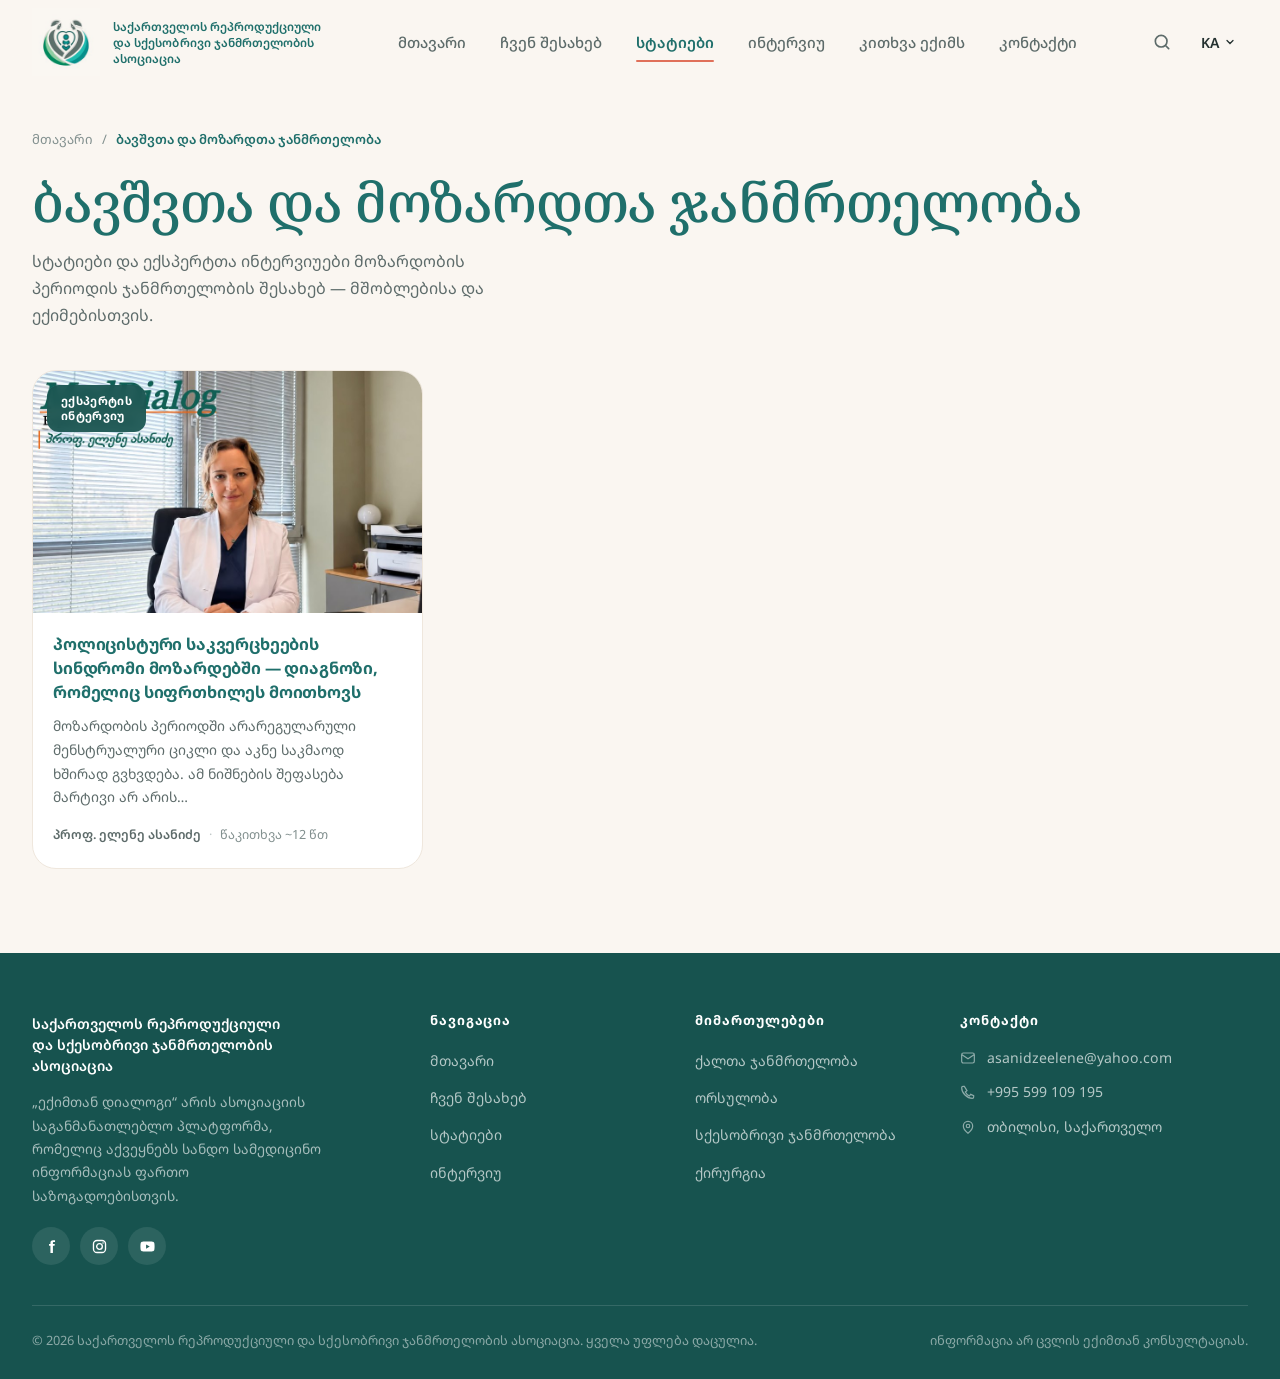
<file: category-children.html>
<!DOCTYPE html>
<html lang="ka">
<head>
<meta charset="UTF-8">
<meta name="viewport" content="width=device-width, initial-scale=1">
<title>ბავშვთა და მოზარდთა ჯანმრთელობა — ექიმთან დიალოგი</title>
<meta name="description" content="სტატიები ბავშვთა და მოზარდთა ჯანმრთელობის შესახებ — საქართველოს რეპროდუქციული და სქესობრივი ჯანმრთელობის ასოციაციის ჟურნალი.">
<meta property="og:type" content="website">
<meta property="og:locale" content="ka_GE">
<meta property="og:title" content="ბავშვთა და მოზარდთა ჯანმრთელობა">
<meta name="theme-color" content="#1f6f6b">
<link rel="preconnect" href="https://fonts.googleapis.com">
<link rel="preconnect" href="https://fonts.gstatic.com" crossorigin>
<link href="https://fonts.googleapis.com/css2?family=Noto+Serif+Georgian:wght@400..700&family=Noto+Sans+Georgian:wght@400..700&display=swap" rel="stylesheet">
<link rel="stylesheet" href="css/style.css?v=16">
<link rel="icon" type="image/jpeg" href="assets/img/logo-160.jpg">
<link rel="apple-touch-icon" href="assets/img/logo-320.jpg">
</head>

<body>

<a class="skip-link" href="#main">გადადი მთავარ შიგთავსზე</a>

<header class="header" id="header">
  <div class="wrap header__inner">

    <!-- ლოგო -->
    <a class="brand" href="index.html" aria-label="ექიმთან დიალოგი — მთავარი გვერდი">
      <img class="brand__mark"
           src="assets/img/logo-160.jpg"
           srcset="assets/img/logo-160.jpg 1x, assets/img/logo-320.jpg 2x"
           width="160" height="160"
           alt=""
           aria-hidden="true"
           decoding="async">
      <span class="brand__text">საქართველოს რეპროდუქციული და სქესობრივი ჯანმრთელობის ასოციაცია</span>
    </a>

    <!-- ნავიგაცია -->
    <nav class="nav" id="nav" aria-label="მთავარი ნავიგაცია">
      <ul class="nav__list">
        <li><a class="nav__link" href="index.html">მთავარი</a></li>
        <li><a class="nav__link" href="about.html">ჩვენ შესახებ</a></li>
        <li><a class="nav__link" href="#" aria-current="page">სტატიები</a></li>
        <li><a class="nav__link" href="#">ინტერვიუ</a></li>
        <li><a class="nav__link" href="ask.html">კითხვა ექიმს</a></li>
        <li><a class="nav__link" href="#">კონტაქტი</a></li>
      </ul>
    </nav>

    <!-- მოქმედებები -->
    <div class="header__actions">
      <button class="icon-btn" type="button" aria-label="ძებნა">
        <svg width="20" height="20" viewBox="0 0 24 24" fill="none" stroke="currentColor" stroke-width="2" stroke-linecap="round" aria-hidden="true">
          <circle cx="11" cy="11" r="7"/><path d="m20 20-3.5-3.5"/>
        </svg>
      </button>

      <button class="lang" type="button" aria-expanded="false" aria-label="ენის შეცვლა. მიმდინარე ენა: ქართული">
        KA
        <svg width="12" height="12" viewBox="0 0 24 24" fill="none" stroke="currentColor" stroke-width="2.5" stroke-linecap="round" aria-hidden="true">
          <path d="m6 9 6 6 6-6"/>
        </svg>
      </button>

      <button class="burger" id="burger" type="button" aria-label="მენიუს გახსნა" aria-expanded="false" aria-controls="nav">
        <svg width="24" height="24" viewBox="0 0 24 24" fill="none" stroke="currentColor" stroke-width="2" stroke-linecap="round" aria-hidden="true">
          <path d="M4 7h16M4 12h16M4 17h16"/>
        </svg>
      </button>
    </div>

  </div>
</header>


<main id="main">

<section class="page-head">
  <div class="wrap">
    <nav class="crumbs" aria-label="ნავიგაციის გზა">
      <a href="index.html">მთავარი</a>
      <span aria-hidden="true">/</span>
      <span aria-current="page">ბავშვთა და მოზარდთა ჯანმრთელობა</span>
    </nav>

    <h1 class="page-title">ბავშვთა და მოზარდთა ჯანმრთელობა</h1>
    <p class="page-sub">
      სტატიები და ექსპერტთა ინტერვიუები მოზარდობის პერიოდის
      ჯანმრთელობის შესახებ — მშობლებისა და ექიმებისთვის.
    </p>
  </div>
</section>


<section class="arts">
  <div class="wrap">
    <ul class="arts__grid">

      <li class="art reveal">
        <a class="art__link" href="article-pcos.html">
          <div class="art__media">
            <img src="assets/img/art-pcos-thumb.jpg" width="900" height="563"
                 alt="პროფესორი ელენე ასანიძე სამუშაო კაბინეტში"
                 loading="lazy" decoding="async">
            <span class="art__tag">ექსპერტის<br>ინტერვიუ</span>
          </div>

          <div class="art__body">
            <h2 class="art__title">
              პოლიცისტური საკვერცხეების სინდრომი მოზარდებში — დიაგნოზი,
              რომელიც სიფრთხილეს მოითხოვს
            </h2>
            <p class="art__excerpt">
              მოზარდობის პერიოდში არარეგულარული მენსტრუალური ციკლი და აკნე
              საკმაოდ ხშირად გვხვდება. ამ ნიშნების შეფასება მარტივი არ არის…
            </p>
            <p class="art__meta">
              <span class="art__author">პროფ. ელენე ასანიძე</span>
              <span class="art__sep" aria-hidden="true">·</span>
              <span>წაკითხვა ~12 წთ</span>
            </p>
          </div>
        </a>
      </li>

    </ul>
  </div>
</section>

</main>


<footer class="footer">
  <div class="wrap">
    <div class="footer__grid">

      <div>
        <p class="footer__brand-text">საქართველოს რეპროდუქციული და სქესობრივი ჯანმრთელობის ასოციაცია</p>
        <p class="footer__about">
          „ექიმთან დიალოგი“ არის ასოციაციის საგანმანათლებლო პლატფორმა,
          რომელიც აქვეყნებს სანდო სამედიცინო ინფორმაციას ფართო საზოგადოებისთვის.
        </p>
        <div class="footer__socials">
          <a class="footer__social" href="#" aria-label="ფეისბუქი">
            <svg width="17" height="17" viewBox="0 0 24 24" fill="currentColor" aria-hidden="true">
              <path d="M14 8.5V7c0-.8.2-1.2 1.4-1.2H17V3h-2.6C11.5 3 10.5 4.4 10.5 6.8v1.7H8.5V11h2v10H14V11h2.3l.4-2.5z"/>
            </svg>
          </a>
          <a class="footer__social" href="#" aria-label="ინსტაგრამი">
            <svg width="17" height="17" viewBox="0 0 24 24" fill="none" stroke="currentColor" stroke-width="1.9" aria-hidden="true">
              <rect x="3.5" y="3.5" width="17" height="17" rx="5"/>
              <circle cx="12" cy="12" r="4"/><circle cx="17" cy="7" r="1.1" fill="currentColor" stroke="none"/>
            </svg>
          </a>
          <a class="footer__social" href="#" aria-label="იუთუბი">
            <svg width="17" height="17" viewBox="0 0 24 24" fill="currentColor" aria-hidden="true">
              <path d="M21.6 7.2a2.5 2.5 0 0 0-1.8-1.8C18.2 5 12 5 12 5s-6.2 0-7.8.4A2.5 2.5 0 0 0 2.4 7.2 26 26 0 0 0 2 12a26 26 0 0 0 .4 4.8 2.5 2.5 0 0 0 1.8 1.8C5.8 19 12 19 12 19s6.2 0 7.8-.4a2.5 2.5 0 0 0 1.8-1.8A26 26 0 0 0 22 12a26 26 0 0 0-.4-4.8zM10 15V9l5.2 3z"/>
            </svg>
          </a>
        </div>
      </div>

      <nav aria-labelledby="f-nav">
        <h2 class="footer__head" id="f-nav">ნავიგაცია</h2>
        <ul class="footer__list">
          <li><a href="index.html">მთავარი</a></li>
          <li><a href="about.html">ჩვენ შესახებ</a></li>
          <li><a href="#">სტატიები</a></li>
          <li><a href="#">ინტერვიუ</a></li>
        </ul>
      </nav>

      <nav aria-labelledby="f-cat">
        <h2 class="footer__head" id="f-cat">მიმართულებები</h2>
        <ul class="footer__list">
          <li><a href="index.html#categories">ქალთა ჯანმრთელობა</a></li>
          <li><a href="#">ორსულობა</a></li>
          <li><a href="#">სქესობრივი ჯანმრთელობა</a></li>
          <li><a href="#">ქირურგია</a></li>
        </ul>
      </nav>

      <div>
        <h2 class="footer__head">კონტაქტი</h2>

        <p class="footer__contact">
          <svg width="16" height="16" viewBox="0 0 24 24" fill="none" stroke="currentColor" stroke-width="1.8" aria-hidden="true">
            <rect x="2.5" y="4.5" width="19" height="15" rx="2.5"/><path d="m3 7 9 6 9-6"/>
          </svg>
          <a href="mailto:asanidzeelene@yahoo.com">asanidzeelene@yahoo.com</a>
        </p>

        <p class="footer__contact">
          <svg width="16" height="16" viewBox="0 0 24 24" fill="none" stroke="currentColor" stroke-width="1.8" stroke-linecap="round" aria-hidden="true">
            <path d="M6.5 3.5h-2a2 2 0 0 0-2 2C2.5 13.5 10.5 21.5 18.5 21.5a2 2 0 0 0 2-2v-2l-4.5-2-2 2.5c-2.5-1.2-4.8-3.5-6-6l2.5-2z"/>
          </svg>
          <a href="tel:+995599109195" dir="ltr">+995 599 109 195</a>
        </p>

        <p class="footer__contact">
          <svg width="16" height="16" viewBox="0 0 24 24" fill="none" stroke="currentColor" stroke-width="1.8" aria-hidden="true">
            <path d="M12 21.5s7-5.6 7-11a7 7 0 1 0-14 0c0 5.4 7 11 7 11z"/><circle cx="12" cy="10.5" r="2.6"/>
          </svg>
          თბილისი, საქართველო
        </p>
      </div>

    </div>

    <div class="footer__bottom">
      <p>© <span id="year">2026</span> საქართველოს რეპროდუქციული და სქესობრივი ჯანმრთელობის ასოციაცია. ყველა უფლება დაცულია.</p>
      <p>ინფორმაცია არ ცვლის ექიმთან კონსულტაციას.</p>
    </div>
  </div>
</footer>

<script src="js/main.js"></script>
</body>
</html>
</file>
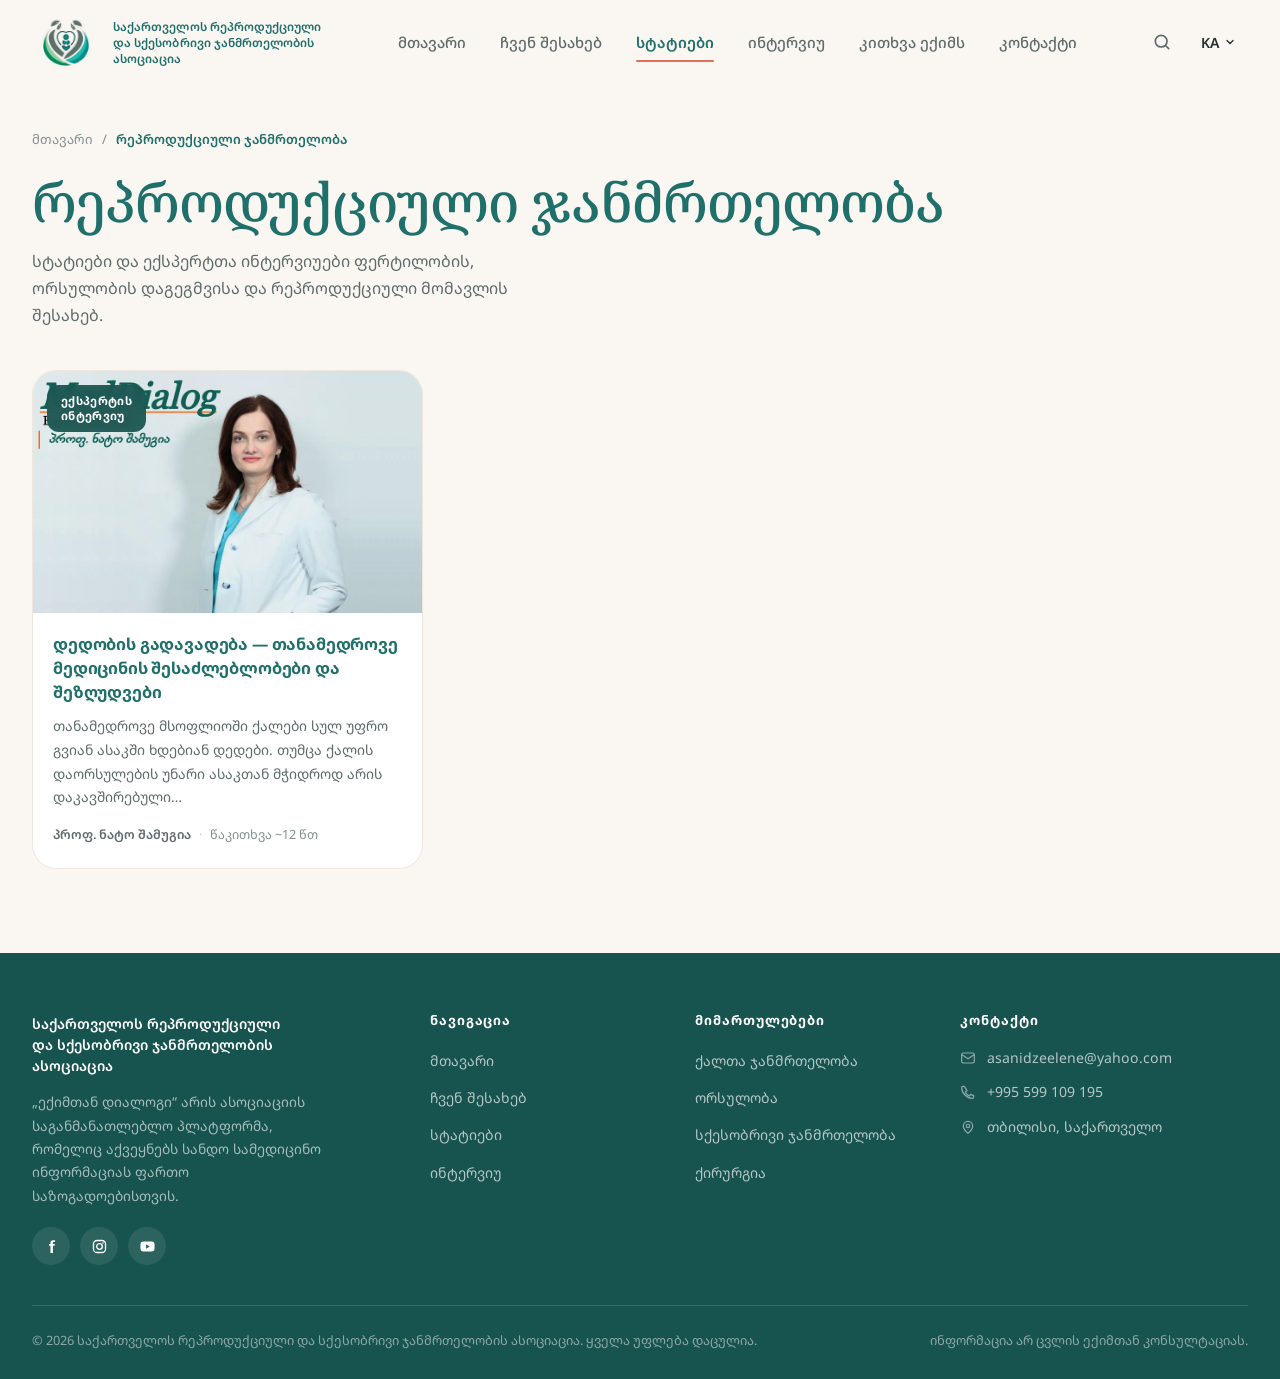
<file: category-reproductive-health.html>
<!DOCTYPE html>
<html lang="ka">
<head>
<meta charset="UTF-8">
<meta name="viewport" content="width=device-width, initial-scale=1">
<title>რეპროდუქციული ჯანმრთელობა — ექიმთან დიალოგი</title>
<meta name="description" content="სტატიები რეპროდუქციული ჯანმრთელობის შესახებ — საქართველოს რეპროდუქციული და სქესობრივი ჯანმრთელობის ასოციაციის ჟურნალი.">
<meta property="og:type" content="website">
<meta property="og:locale" content="ka_GE">
<meta property="og:title" content="რეპროდუქციული ჯანმრთელობა">
<meta name="theme-color" content="#1f6f6b">
<link rel="preconnect" href="https://fonts.googleapis.com">
<link rel="preconnect" href="https://fonts.gstatic.com" crossorigin>
<link href="https://fonts.googleapis.com/css2?family=Noto+Serif+Georgian:wght@400..700&family=Noto+Sans+Georgian:wght@400..700&display=swap" rel="stylesheet">
<link rel="stylesheet" href="css/style.css?v=16">
<link rel="icon" type="image/jpeg" href="assets/img/logo-160.jpg">
<link rel="apple-touch-icon" href="assets/img/logo-320.jpg">
</head>

<body>

<a class="skip-link" href="#main">გადადი მთავარ შიგთავსზე</a>

<header class="header" id="header">
  <div class="wrap header__inner">

    <!-- ლოგო -->
    <a class="brand" href="index.html" aria-label="ექიმთან დიალოგი — მთავარი გვერდი">
      <img class="brand__mark"
           src="assets/img/logo-160.jpg"
           srcset="assets/img/logo-160.jpg 1x, assets/img/logo-320.jpg 2x"
           width="160" height="160"
           alt=""
           aria-hidden="true"
           decoding="async">
      <span class="brand__text">საქართველოს რეპროდუქციული და სქესობრივი ჯანმრთელობის ასოციაცია</span>
    </a>

    <!-- ნავიგაცია -->
    <nav class="nav" id="nav" aria-label="მთავარი ნავიგაცია">
      <ul class="nav__list">
        <li><a class="nav__link" href="index.html">მთავარი</a></li>
        <li><a class="nav__link" href="about.html">ჩვენ შესახებ</a></li>
        <li><a class="nav__link" href="#" aria-current="page">სტატიები</a></li>
        <li><a class="nav__link" href="#">ინტერვიუ</a></li>
        <li><a class="nav__link" href="ask.html">კითხვა ექიმს</a></li>
        <li><a class="nav__link" href="#">კონტაქტი</a></li>
      </ul>
    </nav>

    <!-- მოქმედებები -->
    <div class="header__actions">
      <button class="icon-btn" type="button" aria-label="ძებნა">
        <svg width="20" height="20" viewBox="0 0 24 24" fill="none" stroke="currentColor" stroke-width="2" stroke-linecap="round" aria-hidden="true">
          <circle cx="11" cy="11" r="7"/><path d="m20 20-3.5-3.5"/>
        </svg>
      </button>

      <button class="lang" type="button" aria-expanded="false" aria-label="ენის შეცვლა. მიმდინარე ენა: ქართული">
        KA
        <svg width="12" height="12" viewBox="0 0 24 24" fill="none" stroke="currentColor" stroke-width="2.5" stroke-linecap="round" aria-hidden="true">
          <path d="m6 9 6 6 6-6"/>
        </svg>
      </button>

      <button class="burger" id="burger" type="button" aria-label="მენიუს გახსნა" aria-expanded="false" aria-controls="nav">
        <svg width="24" height="24" viewBox="0 0 24 24" fill="none" stroke="currentColor" stroke-width="2" stroke-linecap="round" aria-hidden="true">
          <path d="M4 7h16M4 12h16M4 17h16"/>
        </svg>
      </button>
    </div>

  </div>
</header>


<main id="main">

<section class="page-head">
  <div class="wrap">
    <nav class="crumbs" aria-label="ნავიგაციის გზა">
      <a href="index.html">მთავარი</a>
      <span aria-hidden="true">/</span>
      <span aria-current="page">რეპროდუქციული ჯანმრთელობა</span>
    </nav>

    <h1 class="page-title">რეპროდუქციული ჯანმრთელობა</h1>
    <p class="page-sub">
      სტატიები და ექსპერტთა ინტერვიუები ფერტილობის, ორსულობის დაგეგმვისა
      და რეპროდუქციული მომავლის შესახებ.
    </p>
  </div>
</section>


<section class="arts">
  <div class="wrap">
    <ul class="arts__grid">

      <li class="art reveal">
        <a class="art__link" href="article-delayed-motherhood.html">
          <div class="art__media">
            <img src="assets/img/art-motherhood-thumb.jpg" width="900" height="563"
                 alt="პროფესორი ნატო შამუგია თეთრ ხალათში"
                 loading="lazy" decoding="async">
            <span class="art__tag">ექსპერტის<br>ინტერვიუ</span>
          </div>

          <div class="art__body">
            <h2 class="art__title">
              დედობის გადავადება — თანამედროვე მედიცინის
              შესაძლებლობები და შეზღუდვები
            </h2>
            <p class="art__excerpt">
              თანამედროვე მსოფლიოში ქალები სულ უფრო გვიან ასაკში ხდებიან
              დედები. თუმცა ქალის დაორსულების უნარი ასაკთან მჭიდროდ არის დაკავშირებული…
            </p>
            <p class="art__meta">
              <span class="art__author">პროფ. ნატო შამუგია</span>
              <span class="art__sep" aria-hidden="true">·</span>
              <span>წაკითხვა ~12 წთ</span>
            </p>
          </div>
        </a>
      </li>

    </ul>
  </div>
</section>

</main>


<footer class="footer">
  <div class="wrap">
    <div class="footer__grid">

      <div>
        <p class="footer__brand-text">საქართველოს რეპროდუქციული და სქესობრივი ჯანმრთელობის ასოციაცია</p>
        <p class="footer__about">
          „ექიმთან დიალოგი“ არის ასოციაციის საგანმანათლებლო პლატფორმა,
          რომელიც აქვეყნებს სანდო სამედიცინო ინფორმაციას ფართო საზოგადოებისთვის.
        </p>
        <div class="footer__socials">
          <a class="footer__social" href="#" aria-label="ფეისბუქი">
            <svg width="17" height="17" viewBox="0 0 24 24" fill="currentColor" aria-hidden="true">
              <path d="M14 8.5V7c0-.8.2-1.2 1.4-1.2H17V3h-2.6C11.5 3 10.5 4.4 10.5 6.8v1.7H8.5V11h2v10H14V11h2.3l.4-2.5z"/>
            </svg>
          </a>
          <a class="footer__social" href="#" aria-label="ინსტაგრამი">
            <svg width="17" height="17" viewBox="0 0 24 24" fill="none" stroke="currentColor" stroke-width="1.9" aria-hidden="true">
              <rect x="3.5" y="3.5" width="17" height="17" rx="5"/>
              <circle cx="12" cy="12" r="4"/><circle cx="17" cy="7" r="1.1" fill="currentColor" stroke="none"/>
            </svg>
          </a>
          <a class="footer__social" href="#" aria-label="იუთუბი">
            <svg width="17" height="17" viewBox="0 0 24 24" fill="currentColor" aria-hidden="true">
              <path d="M21.6 7.2a2.5 2.5 0 0 0-1.8-1.8C18.2 5 12 5 12 5s-6.2 0-7.8.4A2.5 2.5 0 0 0 2.4 7.2 26 26 0 0 0 2 12a26 26 0 0 0 .4 4.8 2.5 2.5 0 0 0 1.8 1.8C5.8 19 12 19 12 19s6.2 0 7.8-.4a2.5 2.5 0 0 0 1.8-1.8A26 26 0 0 0 22 12a26 26 0 0 0-.4-4.8zM10 15V9l5.2 3z"/>
            </svg>
          </a>
        </div>
      </div>

      <nav aria-labelledby="f-nav">
        <h2 class="footer__head" id="f-nav">ნავიგაცია</h2>
        <ul class="footer__list">
          <li><a href="index.html">მთავარი</a></li>
          <li><a href="about.html">ჩვენ შესახებ</a></li>
          <li><a href="#">სტატიები</a></li>
          <li><a href="#">ინტერვიუ</a></li>
        </ul>
      </nav>

      <nav aria-labelledby="f-cat">
        <h2 class="footer__head" id="f-cat">მიმართულებები</h2>
        <ul class="footer__list">
          <li><a href="index.html#categories">ქალთა ჯანმრთელობა</a></li>
          <li><a href="#">ორსულობა</a></li>
          <li><a href="#">სქესობრივი ჯანმრთელობა</a></li>
          <li><a href="#">ქირურგია</a></li>
        </ul>
      </nav>

      <div>
        <h2 class="footer__head">კონტაქტი</h2>

        <p class="footer__contact">
          <svg width="16" height="16" viewBox="0 0 24 24" fill="none" stroke="currentColor" stroke-width="1.8" aria-hidden="true">
            <rect x="2.5" y="4.5" width="19" height="15" rx="2.5"/><path d="m3 7 9 6 9-6"/>
          </svg>
          <a href="mailto:asanidzeelene@yahoo.com">asanidzeelene@yahoo.com</a>
        </p>

        <p class="footer__contact">
          <svg width="16" height="16" viewBox="0 0 24 24" fill="none" stroke="currentColor" stroke-width="1.8" stroke-linecap="round" aria-hidden="true">
            <path d="M6.5 3.5h-2a2 2 0 0 0-2 2C2.5 13.5 10.5 21.5 18.5 21.5a2 2 0 0 0 2-2v-2l-4.5-2-2 2.5c-2.5-1.2-4.8-3.5-6-6l2.5-2z"/>
          </svg>
          <a href="tel:+995599109195" dir="ltr">+995 599 109 195</a>
        </p>

        <p class="footer__contact">
          <svg width="16" height="16" viewBox="0 0 24 24" fill="none" stroke="currentColor" stroke-width="1.8" aria-hidden="true">
            <path d="M12 21.5s7-5.6 7-11a7 7 0 1 0-14 0c0 5.4 7 11 7 11z"/><circle cx="12" cy="10.5" r="2.6"/>
          </svg>
          თბილისი, საქართველო
        </p>
      </div>

    </div>

    <div class="footer__bottom">
      <p>© <span id="year">2026</span> საქართველოს რეპროდუქციული და სქესობრივი ჯანმრთელობის ასოციაცია. ყველა უფლება დაცულია.</p>
      <p>ინფორმაცია არ ცვლის ექიმთან კონსულტაციას.</p>
    </div>
  </div>
</footer>

<script src="js/main.js"></script>
</body>
</html>
</file>
<file: css/style.css>
/* =========================================================
   ექიმთან დიალოგი — მთავარი სტილები
   საქართველოს გინეკოლოგთა და რეპროდუქტოლოგთა ასოციაცია
   ========================================================= */

/* ---------- 1. დიზაინის ტოკენები ---------- */
:root {
  /* ფონები */
  --bg:            #faf6f1;
  --bg-warm:       #f4ece3;
  --surface:       #ffffff;
  --surface-alt:   #fdfaf6;

  /* ბრენდის ფერები */
  --teal:          #1f6f6b;
  --teal-dark:     #17534f;
  --teal-light:    #2f8f88;
  --coral:         #e0705a;
  --coral-dark:    #c95a44;
  --coral-soft:    #f2a08d;

  /* ტექსტი */
  --text:          #23302f;
  --text-muted:    #5d6b6a;
  --text-soft:     #82908f;

  /* ხაზები და ჩრდილები */
  --line:          #e6ddd2;
  --line-soft:     #efe7dd;
  --shadow-sm:     0 1px 3px rgba(35, 48, 47, .06);
  --shadow:        0 4px 16px rgba(35, 48, 47, .07);
  --shadow-lg:     0 12px 36px rgba(35, 48, 47, .10);

  /* რადიუსები */
  --r-sm:  10px;
  --r:     16px;
  --r-lg:  24px;
  --r-xl:  32px;

  /* ტიპოგრაფია */
  --font-display: 'Noto Serif Georgian', Georgia, serif;
  --font-body:    'Noto Sans Georgian', -apple-system, 'Segoe UI', sans-serif;

  /* განლაგება */
  --wrap: 1280px;
  --gutter: 32px;
  --header-h: 84px;
}

/* ---------- 2. საბაზისო ---------- */
*, *::before, *::after { box-sizing: border-box; }

html { scroll-behavior: smooth; -webkit-text-size-adjust: 100%; }

body {
  margin: 0;
  font-family: var(--font-body);
  font-size: 16px;
  line-height: 1.65;
  color: var(--text);
  background: var(--bg);
  -webkit-font-smoothing: antialiased;
  -moz-osx-font-smoothing: grayscale;
  overflow-x: hidden;
}

h1, h2, h3, h4 {
  font-family: var(--font-display);
  font-weight: 600;
  line-height: 1.2;
  margin: 0;
  letter-spacing: -0.01em;
}

p { margin: 0; }

a { color: inherit; text-decoration: none; }

img { max-width: 100%; display: block; }

button { font-family: inherit; cursor: pointer; border: none; background: none; }

ul { list-style: none; margin: 0; padding: 0; }

.wrap {
  width: 100%;
  max-width: var(--wrap);
  margin-inline: auto;
  padding-inline: var(--gutter);
}

/* ხელმისაწვდომობა: მხოლოდ ეკრანის წამკითხველისთვის */
.sr-only {
  position: absolute; width: 1px; height: 1px;
  padding: 0; margin: -1px; overflow: hidden;
  clip: rect(0,0,0,0); white-space: nowrap; border: 0;
}

/* კლავიატურის ფოკუსი */
:focus-visible {
  outline: 3px solid var(--teal-light);
  outline-offset: 3px;
  border-radius: 4px;
}

/* გამოტოვე ნავიგაცია */
.skip-link {
  position: absolute;
  top: -100px; left: 16px;
  z-index: 200;
  background: var(--teal);
  color: #fff;
  padding: 12px 20px;
  border-radius: 0 0 var(--r-sm) var(--r-sm);
  font-size: .9rem;
  transition: top .2s;
}
.skip-link:focus { top: 0; }


/* ---------- 3. ჰედერი ---------- */
.header {
  position: sticky;
  top: 0;
  z-index: 100;
  background: rgba(250, 246, 241, .88);
  backdrop-filter: blur(14px);
  -webkit-backdrop-filter: blur(14px);
  border-bottom: 1px solid transparent;
  transition: border-color .25s, box-shadow .25s, background .25s;
}
.header.is-stuck {
  border-bottom-color: var(--line);
  box-shadow: var(--shadow-sm);
  background: rgba(250, 246, 241, .96);
}

.header__inner {
  height: var(--header-h);
  display: flex;
  align-items: center;
  gap: 28px;
}

/* --- ლოგო --- */
.brand {
  display: flex;
  align-items: center;
  gap: 13px;
  flex-shrink: 0;
}
/* ლოგოს JPEG-ს თეთრი ფონი აქვს — multiply მას ქაღალდისფერში ხსნის */
.brand__mark {
  width: 68px; height: 68px;
  flex-shrink: 0;
  object-fit: contain;
  mix-blend-mode: multiply;
}
.brand__text {
  font-size: .74rem;
  line-height: 1.35;
  color: var(--teal);
  font-weight: 600;
  max-width: 220px;
  letter-spacing: .005em;
}

/* --- ნავიგაცია --- */
.nav { margin-inline: auto; }
.nav__list { display: flex; align-items: center; gap: 4px; }

.nav__link {
  position: relative;
  display: block;
  padding: 10px 15px;
  font-size: .93rem;
  font-weight: 500;
  color: var(--text-muted);
  border-radius: var(--r-sm);
  transition: color .2s, background .2s;
  white-space: nowrap;
}
.nav__link:hover { color: var(--teal); background: rgba(31,111,107,.06); }

/* აქტიური გვერდის ხაზი */
.nav__link[aria-current="page"] { color: var(--teal); font-weight: 600; }
.nav__link[aria-current="page"]::after {
  content: "";
  position: absolute;
  left: 15px; right: 15px; bottom: 2px;
  height: 2.5px;
  background: var(--coral);
  border-radius: 2px;
}

/* --- ჰედერის მოქმედებები --- */
.header__actions {
  display: flex;
  align-items: center;
  gap: 6px;
  flex-shrink: 0;
}

.icon-btn {
  width: 42px; height: 42px;
  display: grid; place-items: center;
  border-radius: 50%;
  color: var(--text-muted);
  transition: background .2s, color .2s;
}
.icon-btn:hover { background: rgba(31,111,107,.08); color: var(--teal); }

/* ენის გადამრთველი */
.lang {
  display: flex;
  align-items: center;
  gap: 5px;
  padding: 9px 12px;
  border-radius: var(--r-sm);
  font-size: .88rem;
  font-weight: 600;
  color: var(--text);
  transition: background .2s;
}
.lang:hover { background: rgba(31,111,107,.08); }
.lang svg { transition: transform .2s; }
.lang[aria-expanded="true"] svg { transform: rotate(180deg); }

/* ბურგერი — მხოლოდ მობილურზე */
.burger { display: none; }


/* ---------- 4. ჰერო ---------- */
.hero {
  position: relative;
  padding-top: 40px;
  padding-bottom: 72px;
  overflow: hidden;
}

/* თბილი ფონის ლაქა მარჯვნივ */
.hero::before {
  content: "";
  position: absolute;
  top: -40%; right: -12%;
  width: 62vw; height: 130%;
  background: radial-gradient(ellipse at 40% 50%, var(--bg-warm) 0%, transparent 68%);
  z-index: 0;
  pointer-events: none;
}

.hero__grid {
  position: relative;
  z-index: 1;
  display: grid;
  grid-template-columns: 1fr 1.02fr;
  gap: 56px;
  align-items: center;
}

/* --- ჰეროს ტექსტი --- */

/* გამომცემლის კრედიტი სათაურის ზემოთ */
.hero__eyebrow {
  font-size: .8rem;
  font-weight: 600;
  line-height: 1.5;
  color: var(--text-soft);
  /* ქართული უნიკამერულია — uppercase აზრს მოკლებულია;
     იერარქიას ინტერვალი და ზომა ქმნის */
  letter-spacing: .06em;
  max-width: 400px;
  margin-bottom: 18px;
}

/* ლათინური სახელი სათაურის ზემოთ */
.hero__latin {
  font-family: var(--font-display);
  font-size: clamp(1.5rem, 2.6vw, 2.1rem);
  font-weight: 700;
  /* ყველაზე ღია ტონი, რომელიც ჯერ კიდევ აკმაყოფილებს
     კონტრასტის მოთხოვნას ქაღალდისფერ ფონზე (3.03:1) */
  color: #3f9d8f;
  letter-spacing: -.005em;
  line-height: 1.15;
  margin-bottom: 6px;
}

.hero__title {
  font-size: clamp(3rem, 6.4vw, 5.6rem);
  font-weight: 500;
  color: var(--teal);
  line-height: 1.02;
  letter-spacing: -0.025em;
  margin-bottom: 30px;
}
.hero__title span { display: block; }

/* ხაზგასმული ქვესათაური */
.hero__lead {
  display: flex;
  align-items: flex-start;
  gap: 16px;
  margin-bottom: 36px;
  max-width: 500px;
}
/* ხაზი პირველ სტრიქონზე ისწორება, არა ცენტრში */
.hero__lead::before {
  content: "";
  width: 42px; height: 2.5px;
  background: var(--coral);
  border-radius: 2px;
  flex-shrink: 0;
  margin-top: .72em;
}
.hero__lead span {
  font-size: clamp(1rem, 1.35vw, 1.14rem);
  line-height: 1.55;
  color: var(--teal);
  font-weight: 500;
}

/* --- CTA ღილაკი --- */
.btn {
  display: inline-flex;
  align-items: center;
  gap: 14px;
  padding: 17px 32px;
  border-radius: 999px;
  font-size: 1rem;
  font-weight: 600;
  transition: transform .2s, box-shadow .2s, background .2s;
}
.btn--primary {
  background: var(--coral);
  color: #fff;
  box-shadow: 0 6px 20px rgba(224,112,90,.32);
}
.btn--primary:hover {
  background: var(--coral-dark);
  transform: translateY(-2px);
  box-shadow: 0 10px 28px rgba(224,112,90,.4);
}
.btn__arrow { transition: transform .25s; }
.btn:hover .btn__arrow { transform: translateX(5px); }

/* --- ჰეროს სურათი --- */
.hero__media { position: relative; }

/* ორგანული "ფოთლის" ფორმა — მოქნილი კუთხეები */
.hero__photo {
  position: relative;
  aspect-ratio: 4 / 3.15;
  border-radius: 300px 300px 26px 26px / 200px 200px 26px 26px;
  overflow: hidden;
  box-shadow: var(--shadow-lg);
  background: linear-gradient(135deg, #dfe9e4 0%, #cfe0da 55%, #c2d6d0 100%);
}
.hero__photo img {
  width: 100%; height: 100%;
  object-fit: cover;
  /* კადრირებისას ექიმი ჩარჩოში რჩება */
  object-position: 42% center;
}

/* ჩამნაცვლებელი — სანამ ნამდვილ ფოტოს ჩასვამთ */
.ph {
  position: absolute; inset: 0;
  display: grid;
  place-items: center;
  gap: 10px;
  text-align: center;
  color: var(--teal);
  padding: 24px;
}
.ph__icon { opacity: .34; }
.ph__label {
  font-size: .78rem;
  font-weight: 600;
  letter-spacing: .04em;
  opacity: .55;
  max-width: 210px;
  line-height: 1.5;
}

/* --- მოლივლივე სამედიცინო ბეჯი --- */
.badge {
  position: absolute;
  left: -78px; bottom: 22px;
  width: 186px; height: 186px;
  border-radius: 50%;
  background: var(--surface-alt);
  border: 1px solid var(--line-soft);
  box-shadow: var(--shadow-lg);
  display: grid;
  place-items: center;
  align-content: center;
  gap: 12px;
  text-align: center;
  padding: 22px;
  animation: float 6s ease-in-out infinite;
}
.badge__text {
  font-family: var(--font-display);
  font-size: 1.02rem;
  line-height: 1.55;
  color: var(--teal);
  font-weight: 500;
}

@keyframes float {
  0%, 100% { transform: translateY(0); }
  50%      { transform: translateY(-13px); }
}


/* ---------- 5. კატეგორიების ბარათები ---------- */
.cats {
  position: relative;
  z-index: 2;
  padding-bottom: 76px;
}

.cats__panel {
  background: var(--bg-warm);
  border-radius: var(--r-xl);
  padding: 34px;
}

.cats__grid {
  display: grid;
  grid-template-columns: repeat(6, 1fr);
  gap: 20px;
}

/* --- ერთი ბარათი --- */
.card {
  position: relative;
  display: flex;
  flex-direction: column;
  background: var(--surface);
  border-radius: var(--r-lg);
  /* overflow აქ არ ვსვამთ — ხატულა ბარათის კიდეს კვეთს */
  box-shadow: var(--shadow-sm);
  transition: transform .28s cubic-bezier(.4,0,.2,1), box-shadow .28s;
}
.card:hover {
  transform: translateY(-7px);
  box-shadow: var(--shadow-lg);
}

/* ბარათის სურათი */
.card__media {
  position: relative;
  aspect-ratio: 1 / 1;
  overflow: hidden;
  border-radius: var(--r-lg) var(--r-lg) 0 0;
}
.card__media img {
  width: 100%; height: 100%;
  object-fit: cover;
  transition: transform .5s cubic-bezier(.4,0,.2,1);
}
.card:hover .card__media img { transform: scale(1.07); }

/* ბარათის ხატულა — გადაფარებული */
.card__icon {
  position: absolute;
  /* მთლიანად სურათზე ზის — თეთრ ნაწილს არ ეხება */
  left: 12px; bottom: 10px;
  width: 26px; height: 26px;
  border-radius: 50%;
  display: grid; place-items: center;
  color: #fff;
  box-shadow: 0 2px 6px rgba(35,48,47,.22);
  z-index: 4;
}

.card__body {
  position: relative;
  z-index: 1;
  background: var(--surface);
  border-radius: 0 0 var(--r-lg) var(--r-lg);
  padding: 18px 16px 16px;
  display: flex;
  flex-direction: column;
  flex: 1;
  gap: 14px;
}
.card__title {
  font-family: var(--font-body);
  font-size: .93rem;
  font-weight: 600;
  color: var(--teal);
  line-height: 1.4;
}
.card__arrow {
  margin-top: auto;
  align-self: flex-end;
  color: var(--coral);
  transition: transform .25s;
}
.card:hover .card__arrow { transform: translateX(5px); }

/* მთელი ბარათი დასაჭერია, ფოკუსიც სწორად მუშაობს */
.card__link::after { content: ""; position: absolute; inset: 0; z-index: 3; }
.card:focus-within { box-shadow: var(--shadow-lg); }


/* ---------- 6. ექიმებისთვის ---------- */
.docs { padding-bottom: 84px; }

.docs__panel {
  display: grid;
  grid-template-columns: minmax(280px, 1fr) 2.1fr;
  gap: 48px;
  align-items: center;
  background: var(--teal-dark);
  border-radius: var(--r-xl);
  padding: 44px 48px;
  box-shadow: var(--shadow);
}

/* --- მარცხენა მხარე --- */
.docs__title {
  font-size: clamp(1.7rem, 2.6vw, 2.2rem);
  color: #fff;
  margin-bottom: 8px;
}
.docs__sub {
  font-size: .96rem;
  font-weight: 600;
  color: var(--coral-soft);
  margin-bottom: 16px;
}
.docs__text {
  font-size: .9rem;
  line-height: 1.7;
  color: rgba(255,255,255,.66);
  margin-bottom: 28px;
  max-width: 300px;
}

/* ღია ღილაკი მუქ ფონზე */
.btn--light {
  background: var(--surface);
  color: var(--teal-dark);
  box-shadow: 0 4px 14px rgba(0,0,0,.16);
  padding: 14px 26px;
  font-size: .93rem;
}
.btn--light:hover {
  background: #fff;
  transform: translateY(-2px);
  box-shadow: 0 8px 22px rgba(0,0,0,.22);
}

/* --- მარჯვენა მხარე: რესურსები --- */
.docs__grid {
  display: grid;
  grid-template-columns: repeat(3, 1fr);
  gap: 14px;
  align-items: start;
}

.docs__link {
  display: flex;
  flex-direction: column;
  align-items: center;
  text-align: center;
  gap: 12px;
  padding: 22px 12px;
  border-radius: var(--r);
  height: 100%;
  transition: background .22s, transform .22s;
}
.docs__link:hover {
  background: rgba(255,255,255,.07);
  transform: translateY(-3px);
}

.docs__icon { color: #fff; opacity: .93; }

.docs__name {
  font-family: var(--font-body);
  font-size: .92rem;
  font-weight: 600;
  color: #fff;
  line-height: 1.35;
  /* ორი ხაზის სიმაღლე — აღწერები ერთ დონეზე ჩერდება */
  min-height: calc(2 * 1.35em);
  display: flex;
  align-items: center;
}
.docs__desc {
  font-size: .8rem;
  line-height: 1.6;
  color: rgba(255,255,255,.58);
}


/* ---------- 7. ფუტერი ---------- */
.footer {
  background: var(--teal-dark);
  color: rgba(255,255,255,.82);
  padding: 60px 0 28px;
}
.footer__grid {
  display: grid;
  grid-template-columns: 1.6fr 1fr 1fr 1.3fr;
  gap: 44px;
  padding-bottom: 40px;
}
.footer__brand-text {
  font-size: .88rem;
  line-height: 1.5;
  color: #fff;
  font-weight: 600;
  margin-bottom: 14px;
  max-width: 260px;
}
.footer__about {
  font-size: .86rem;
  line-height: 1.7;
  color: rgba(255,255,255,.62);
  max-width: 290px;
}
.footer__head {
  font-family: var(--font-body);
  font-size: .82rem;
  font-weight: 700;
  color: #fff;
  letter-spacing: .07em;
  margin-bottom: 18px;
}
.footer__list li { margin-bottom: 11px; }
.footer__list a {
  font-size: .88rem;
  color: rgba(255,255,255,.68);
  transition: color .2s;
}
.footer__list a:hover { color: #fff; }

.footer__contact {
  display: flex;
  align-items: flex-start;
  gap: 11px;
  font-size: .88rem;
  color: rgba(255,255,255,.68);
  margin-bottom: 13px;
  line-height: 1.55;
}
.footer__contact svg { flex-shrink: 0; margin-top: 3px; opacity: .75; }
.footer__contact a:hover { color: #fff; }

.footer__socials { display: flex; gap: 10px; margin-top: 20px; }
.footer__social {
  width: 38px; height: 38px;
  border-radius: 50%;
  background: rgba(255,255,255,.09);
  display: grid; place-items: center;
  color: #fff;
  transition: background .2s, transform .2s;
}
.footer__social:hover { background: var(--coral); transform: translateY(-2px); }

.footer__bottom {
  border-top: 1px solid rgba(255,255,255,.13);
  padding-top: 24px;
  display: flex;
  justify-content: space-between;
  align-items: center;
  gap: 18px;
  flex-wrap: wrap;
  font-size: .8rem;
  color: rgba(255,255,255,.5);
}


/* ---------- 8. გამოჩენის ანიმაცია ---------- */
.reveal {
  opacity: 0;
  transform: translateY(22px);
  transition: opacity .65s cubic-bezier(.4,0,.2,1), transform .65s cubic-bezier(.4,0,.2,1);
}
.reveal.is-visible { opacity: 1; transform: none; }


/* =========================================================
   9. რესპონსიული — ტაბლეტი და მობილური
   ========================================================= */

/* --- დიდი ტაბლეტი: ნავიგაცია ვიწროვდება --- */
@media (max-width: 1180px) {
  :root { --gutter: 24px; }
  .nav__link { padding: 10px 11px; font-size: .87rem; }
  .brand__text { font-size: .68rem; max-width: 180px; }
  .cats__grid { grid-template-columns: repeat(3, 1fr); }
}

/* --- ტაბლეტი: ბურგერი ჩნდება --- */
@media (max-width: 940px) {
  :root { --header-h: 74px; }

  .burger {
    display: grid;
    place-items: center;
    width: 44px; height: 44px;
    border-radius: var(--r-sm);
    color: var(--teal);
  }
  .burger:hover { background: rgba(31,111,107,.08); }

  /* .nav ხდება fixed და ფლექსიდან გამოდის —
     ამიტომ მოქმედებებს ხელით ვაწვდით მარჯვენა კიდეში */
  .header__actions { margin-left: auto; }

  /* ნავიგაცია გადადის გვერდით პანელში */
  .nav {
    position: fixed;
    inset: var(--header-h) 0 auto 0;
    margin: 0;
    background: var(--surface);
    border-bottom: 1px solid var(--line);
    box-shadow: var(--shadow-lg);
    padding: 14px var(--gutter) 22px;
    transform: translateY(-14px);
    opacity: 0;
    visibility: hidden;
    transition: opacity .25s, transform .25s, visibility .25s;
    max-height: calc(100vh - var(--header-h));
    overflow-y: auto;
  }
  .nav.is-open { opacity: 1; transform: none; visibility: visible; }

  .nav__list { flex-direction: column; align-items: stretch; gap: 2px; }
  .nav__link {
    padding: 15px 14px;
    font-size: 1rem;
    border-radius: var(--r-sm);
  }
  .nav__link[aria-current="page"]::after { left: 14px; right: auto; width: 22px; bottom: 8px; }

  /* ჰერო ერთ სვეტად */
  .hero__grid { grid-template-columns: 1fr; gap: 44px; }
  .hero::before { display: none; }
  .hero__photo { border-radius: 150px 24px 24px 24px; }

  .badge {
    left: auto; right: 16px; bottom: -34px;
    width: 152px; height: 152px;
    padding: 16px;
  }
  .badge__text { font-size: .86rem; }
  .badge svg { width: 30px; height: 30px; }

  .hero { padding-bottom: 84px; }

  /* ექიმებისთვის — ვერტიკალურად */
  .docs__panel {
    grid-template-columns: 1fr;
    gap: 34px;
    padding: 38px 34px;
  }
  .docs__text { max-width: none; }
  .docs__grid { grid-template-columns: repeat(3, 1fr); gap: 10px; }
  .docs__link { padding: 18px 8px; }

  .footer__grid { grid-template-columns: repeat(2, 1fr); gap: 36px; }
}

/* --- მობილური --- */
@media (max-width: 620px) {
  :root { --gutter: 18px; }

  body { font-size: 15px; }

  .brand__mark { width: 54px; height: 54px; }

  /* მობილურზე გრძელი სახელი 2 ხაზზე ვიწროვდება */
  .brand__text {
    font-size: .6rem;
    line-height: 1.3;
    max-width: 132px;
    display: -webkit-box;
    -webkit-line-clamp: 3;
    -webkit-box-orient: vertical;
    overflow: hidden;
  }

  /* ძებნა იმალება — ბურგერს ვტოვებთ */
  .header__actions .icon-btn { display: none; }

  .hero { padding-top: 26px; padding-bottom: 76px; }
  .hero__title { font-size: clamp(2.6rem, 12.5vw, 3.6rem); }
  .hero__latin { font-size: clamp(1.25rem, 6vw, 1.6rem); margin-bottom: 4px; }
  .hero__lead::before { width: 26px; }
  .hero__lead { gap: 11px; margin-bottom: 28px; }
  .hero__eyebrow {
    font-size: .68rem;
    letter-spacing: .03em;
    margin-bottom: 12px;
    max-width: none;
  }
  .hero__photo { border-radius: 110px 20px 20px 20px; aspect-ratio: 4 / 3.6; }

  .btn { width: 100%; justify-content: center; padding: 16px 26px; }

  .badge {
    right: 8px; bottom: -30px;
    width: 124px; height: 124px;
    padding: 12px; gap: 7px;
  }
  .badge__text { font-size: .72rem; line-height: 1.45; }
  .badge svg { width: 25px; height: 25px; }

  /* ბარათები — 2 სვეტი */
  .cats__panel { padding: 18px; border-radius: var(--r-lg); }
  .cats__grid { grid-template-columns: repeat(2, 1fr); gap: 14px; }
  .card__body { padding: 15px 13px 14px; gap: 10px; }
  .card__title { font-size: .84rem; }
  .card__icon { width: 24px; height: 24px; left: 10px; bottom: 9px; }

  /* ექიმებისთვის — 2 სვეტი */
  .docs__panel { padding: 30px 22px; border-radius: var(--r-lg); gap: 26px; }
  /* სამი ელემენტი — 2 სვეტში ბოლო მარტო რჩებოდა */
  .docs__grid { grid-template-columns: 1fr; gap: 4px; }
  .docs__link {
    flex-direction: row;
    align-items: center;
    text-align: left;
    padding: 13px 12px;
    gap: 14px;
  }
  .docs__icon { flex-shrink: 0; }
  .docs__name { min-height: 0; }
  .docs__name { font-size: .86rem; }
  .docs__desc { font-size: .75rem; }
  .docs__icon svg { width: 26px; height: 26px; }

  .footer { padding-top: 46px; }
  .footer__grid { grid-template-columns: 1fr; gap: 32px; }
  .footer__bottom { flex-direction: column; align-items: flex-start; gap: 10px; }
}

/* --- ძალიან ვიწრო --- */
@media (max-width: 380px) {
  .cats__grid { grid-template-columns: 1fr; }
  .brand__text { display: none; }
}


/* ---------- 10. მოძრაობის შემცირება ---------- */
@media (prefers-reduced-motion: reduce) {
  *, *::before, *::after {
    animation-duration: .01ms !important;
    animation-iteration-count: 1 !important;
    transition-duration: .01ms !important;
    scroll-behavior: auto !important;
  }
  .reveal { opacity: 1; transform: none; }
}

/* ---------- 11. ბეჭდვა ---------- */
@media print {
  .header, .footer__socials, .btn, .badge { display: none; }
  body { background: #fff; }
  .reveal { opacity: 1; transform: none; }
}


/* =========================================================
   12. კითხვა ექიმს — ask.html
   ========================================================= */

/* ---------- გვერდის სათაური ---------- */
.page-head {
  padding-top: 44px;
  padding-bottom: 40px;
}

.crumbs {
  display: flex;
  align-items: center;
  gap: 9px;
  font-size: .82rem;
  color: var(--text-soft);
  margin-bottom: 18px;
}
.crumbs a { transition: color .2s; }
.crumbs a:hover { color: var(--teal); }
.crumbs [aria-current] { color: var(--teal); font-weight: 600; }

.page-title {
  font-size: clamp(2.2rem, 4.4vw, 3.4rem);
  font-weight: 500;
  color: var(--teal);
  letter-spacing: -0.02em;
  margin-bottom: 14px;
}
.page-sub {
  font-size: 1rem;
  line-height: 1.7;
  color: var(--text-muted);
  max-width: 520px;
}


/* ---------- განლაგება ---------- */
.ask { padding-bottom: 84px; }

.ask__grid {
  display: grid;
  grid-template-columns: 1.55fr 1fr;
  gap: 34px;
  align-items: start;
}

.ask__panel {
  background: var(--surface);
  border: 1px solid var(--line-soft);
  border-radius: var(--r-lg);
  padding: 36px;
  box-shadow: var(--shadow-sm);
}


/* ---------- ფორმა ---------- */

/* display: flex სჯობნის [hidden]-ის ნაგულისხმევ display: none-ს —
   ამიტომ ყველა flex/grid ელემენტს ცალკე ვუთითებთ */
.form[hidden], .sent[hidden] { display: none; }

.form { display: flex; flex-direction: column; gap: 22px; }

/* ორი ველი გვერდიგვერდ */
.form__row {
  display: grid;
  grid-template-columns: 1fr 1fr;
  gap: 18px;
}

.field { display: flex; flex-direction: column; gap: 8px; }

.field__label {
  font-size: .89rem;
  font-weight: 600;
  color: var(--text);
}
.req { color: var(--coral); }

.field__input {
  width: 100%;
  font-family: var(--font-body);
  font-size: .95rem;
  color: var(--text);
  background: var(--surface-alt);
  border: 1.5px solid var(--line);
  border-radius: var(--r-sm);
  padding: 13px 15px;
  transition: border-color .2s, background .2s, box-shadow .2s;
  -webkit-appearance: none;
  appearance: none;
}
.field__input::placeholder { color: var(--text-soft); opacity: .75; }

.field__input:hover { border-color: #d8cec1; }

.field__input:focus {
  outline: none;
  background: var(--surface);
  border-color: var(--teal-light);
  box-shadow: 0 0 0 3px rgba(47,143,136,.14);
}

/* შეცდომის მდგომარეობა */
.field__input[aria-invalid="true"] {
  border-color: var(--coral);
  background: #fdf3f1;
}
.field__input[aria-invalid="true"]:focus {
  box-shadow: 0 0 0 3px rgba(224,112,90,.16);
}

.field__hint {
  font-size: .78rem;
  color: var(--text-soft);
}

/* [hidden]-ს display: flex სჯობნის — ცალკე უნდა დაიფაროს */
.field__err[hidden] { display: none; }

.field__err {
  font-size: .8rem;
  font-weight: 500;
  color: var(--coral-dark);
  display: flex;
  align-items: center;
  gap: 6px;
}
.field__err::before {
  content: "";
  width: 14px; height: 14px;
  flex-shrink: 0;
  border-radius: 50%;
  background: var(--coral);
  /* ძახილის ნიშანი SVG-ით, რომ ფონტზე არ იყოს დამოკიდებული */
  -webkit-mask: url("data:image/svg+xml,%3Csvg xmlns='http://www.w3.org/2000/svg' viewBox='0 0 24 24'%3E%3Cpath d='M12 6v8M12 17.2v.2' stroke='%23fff' stroke-width='2.6' stroke-linecap='round'/%3E%3C/svg%3E") center/contain no-repeat;
          mask: url("data:image/svg+xml,%3Csvg xmlns='http://www.w3.org/2000/svg' viewBox='0 0 24 24'%3E%3Cpath d='M12 6v8M12 17.2v.2' stroke='%23fff' stroke-width='2.6' stroke-linecap='round'/%3E%3C/svg%3E") center/contain no-repeat;
}

/* --- ტელეფონი პრეფიქსით --- */
.field__phone { position: relative; display: flex; align-items: center; }
.field__prefix {
  position: absolute;
  left: 15px;
  font-size: .95rem;
  font-weight: 600;
  color: var(--text-muted);
  pointer-events: none;
  z-index: 1;
}
.field__input--phone { padding-left: 62px; letter-spacing: .04em; }

/* --- select --- */
.field__select { position: relative; }
.field__select .field__input { padding-right: 42px; cursor: pointer; }
.field__caret {
  position: absolute;
  right: 15px; top: 50%;
  transform: translateY(-50%);
  color: var(--text-muted);
  pointer-events: none;
}

/* --- textarea --- */
.field__textarea {
  resize: vertical;
  min-height: 150px;
  line-height: 1.65;
}

.field__meta {
  display: flex;
  align-items: center;
  justify-content: space-between;
  gap: 12px;
  min-height: 18px;
}
.field__meta .field__err { margin-right: auto; }
.field__count {
  font-size: .76rem;
  color: var(--text-soft);
  margin-left: auto;
  font-variant-numeric: tabular-nums;
}
.field__count.is-near { color: var(--coral-dark); font-weight: 600; }


/* ---------- ჩექბოქსი ---------- */
.check {
  display: flex;
  align-items: flex-start;
  gap: 12px;
  cursor: pointer;
}
/* ნამდვილი input ვიზუალურად იმალება, მაგრამ ფოკუსირებადი რჩება */
.check__box {
  position: absolute;
  opacity: 0;
  width: 22px; height: 22px;
  margin: 0;
  cursor: pointer;
}
.check__mark {
  flex-shrink: 0;
  width: 22px; height: 22px;
  margin-top: 1px;
  border: 1.5px solid var(--line);
  border-radius: 6px;
  background: var(--surface-alt);
  display: grid;
  place-items: center;
  color: #fff;
  transition: background .18s, border-color .18s, transform .18s;
}
.check__mark svg { opacity: 0; transform: scale(.6); transition: opacity .18s, transform .18s; }

.check:hover .check__mark { border-color: var(--teal-light); }

.check__box:checked + .check__mark {
  background: var(--teal);
  border-color: var(--teal);
}
.check__box:checked + .check__mark svg { opacity: 1; transform: none; }

.check__box:focus-visible + .check__mark {
  outline: 3px solid var(--teal-light);
  outline-offset: 3px;
}
.check__box[aria-invalid="true"] + .check__mark { border-color: var(--coral); }

.check__text {
  font-size: .87rem;
  line-height: 1.6;
  color: var(--text-muted);
}


/* ---------- გაგზავნა ---------- */
.form__submit {
  align-self: flex-start;
  margin-top: 4px;
}
.form__submit[disabled] {
  opacity: .62;
  cursor: not-allowed;
  transform: none;
}
.form__submit[disabled]:hover { background: var(--coral); box-shadow: none; }

.form__note {
  font-size: .8rem;
  line-height: 1.65;
  color: var(--text-soft);
  border-top: 1px solid var(--line-soft);
  padding-top: 18px;
}
.form__note a { color: var(--coral-dark); font-weight: 600; }
.form__note a:hover { text-decoration: underline; }


/* ---------- გაგზავნის შემდეგ ---------- */
.sent {
  text-align: center;
  padding: 26px 10px;
  display: flex;
  flex-direction: column;
  align-items: center;
  gap: 14px;
}
.sent__icon {
  width: 68px; height: 68px;
  border-radius: 50%;
  background: rgba(47,143,136,.12);
  color: var(--teal);
  display: grid;
  place-items: center;
  margin-bottom: 4px;
}
.sent__title { font-size: 1.5rem; color: var(--teal); }
.sent__text {
  font-size: .95rem;
  line-height: 1.7;
  color: var(--text-muted);
  max-width: 380px;
}
.btn--outline {
  background: transparent;
  color: var(--teal);
  border: 1.5px solid var(--line);
  padding: 13px 26px;
  font-size: .93rem;
  margin-top: 6px;
}
.btn--outline:hover {
  border-color: var(--teal);
  background: rgba(31,111,107,.05);
  transform: translateY(-2px);
}


/* ---------- გვერდითი ბარათები ---------- */
.ask__side { display: flex; flex-direction: column; gap: 18px; }

.side-card {
  background: var(--surface);
  border: 1px solid var(--line-soft);
  border-radius: var(--r-lg);
  padding: 26px;
}
.side-card--soft {
  background: var(--bg-warm);
  border-color: transparent;
}
.side-card__icon {
  display: grid;
  place-items: center;
  width: 42px; height: 42px;
  border-radius: 50%;
  background: rgba(255,255,255,.75);
  color: var(--teal);
  margin-bottom: 14px;
}
.side-card__title {
  font-family: var(--font-body);
  font-size: .96rem;
  font-weight: 700;
  color: var(--teal);
  margin-bottom: 16px;
}
.side-card--soft .side-card__title { margin-bottom: 8px; }
.side-card__text {
  font-size: .86rem;
  line-height: 1.7;
  color: var(--text-muted);
}

/* --- ნაბიჯები --- */
.steps { display: flex; flex-direction: column; gap: 18px; }
.steps__item { display: flex; gap: 13px; align-items: flex-start; }
.steps__num {
  flex-shrink: 0;
  width: 27px; height: 27px;
  border-radius: 50%;
  background: var(--teal);
  color: #fff;
  font-size: .8rem;
  font-weight: 700;
  display: grid;
  place-items: center;
}
.steps__name {
  font-family: var(--font-body);
  font-size: .88rem;
  font-weight: 600;
  color: var(--text);
  margin-bottom: 3px;
}
.steps__text {
  font-size: .81rem;
  line-height: 1.6;
  color: var(--text-muted);
}


/* ---------- რესპონსიული ---------- */
@media (max-width: 940px) {
  .ask__grid { grid-template-columns: 1fr; gap: 24px; }
  .ask__panel { padding: 28px; }

  /* გვერდითი ბარათები ქვემოთ, ორ სვეტად */
  .ask__side {
    flex-direction: row;
    flex-wrap: wrap;
  }
  .ask__side > * { flex: 1 1 260px; }
}

@media (max-width: 620px) {
  .page-head { padding-top: 28px; padding-bottom: 26px; }

  .ask__panel {
    padding: 22px 18px;
    border-radius: var(--r);
  }

  /* სახელი და გვარი ერთმანეთის ქვემოთ */
  .form__row { grid-template-columns: 1fr; gap: 22px; }

  .form { gap: 20px; }
  .form__submit { align-self: stretch; }

  /* iOS-ზე 16px-ზე ნაკლები ფონტი ავტომატურ ზუმს იწვევს */
  .field__input { font-size: 16px; }

  .ask__side { flex-direction: column; }
  .side-card { padding: 22px; }
}


/* =========================================================
   13. კითხვების პანელი — questionarySECR.html
   ========================================================= */

.panel-body { background: var(--bg-warm); }

/* ---------- ჰედერი ---------- */
.panel-head {
  background: var(--surface);
  border-bottom: 1px solid var(--line);
  position: sticky;
  top: 0;
  z-index: 50;
}
.panel-head__inner {
  height: 76px;
  display: flex;
  align-items: center;
  justify-content: space-between;
  gap: 16px;
}
.panel-head__title {
  font-family: var(--font-body);
  font-size: 1rem;
  font-weight: 700;
  color: var(--teal);
}
.panel-head__refresh.is-spinning svg { animation: spin .8s linear infinite; }

@keyframes spin { to { transform: rotate(360deg); } }

.panel { padding: 30px 0 70px; }


/* ---------- ტაბები ---------- */
.tabs {
  display: flex;
  gap: 6px;
  border-bottom: 1.5px solid var(--line);
  margin-bottom: 22px;
}

.tab {
  position: relative;
  display: flex;
  align-items: center;
  gap: 9px;
  padding: 13px 20px;
  font-family: var(--font-body);
  font-size: .95rem;
  font-weight: 600;
  color: var(--text-muted);
  border-radius: var(--r-sm) var(--r-sm) 0 0;
  transition: color .2s, background .2s;
}
.tab:hover { color: var(--teal); background: rgba(31,111,107,.05); }

.tab.is-active { color: var(--teal); }
.tab.is-active::after {
  content: "";
  position: absolute;
  left: 12px; right: 12px; bottom: -1.5px;
  height: 2.5px;
  background: var(--coral);
  border-radius: 2px;
}

.tab__count {
  min-width: 22px;
  padding: 2px 7px;
  border-radius: 999px;
  background: var(--line);
  color: var(--text-muted);
  font-size: .74rem;
  font-weight: 700;
  font-variant-numeric: tabular-nums;
}
.tab.is-active .tab__count { background: var(--teal); color: #fff; }


/* ---------- ძებნა ---------- */
.panel-search {
  position: relative;
  display: flex;
  align-items: center;
  margin-bottom: 18px;
  max-width: 480px;
}
.panel-search svg {
  position: absolute;
  left: 15px;
  color: var(--text-soft);
  pointer-events: none;
}
.panel-search__input {
  width: 100%;
  font-family: var(--font-body);
  font-size: .93rem;
  color: var(--text);
  background: var(--surface);
  border: 1.5px solid var(--line);
  border-radius: var(--r-sm);
  padding: 12px 15px 12px 44px;
  -webkit-appearance: none;
  appearance: none;
  transition: border-color .2s, box-shadow .2s;
}
.panel-search__input:focus {
  outline: none;
  border-color: var(--teal-light);
  box-shadow: 0 0 0 3px rgba(47,143,136,.14);
}


/* ---------- კითხვების სია ---------- */
.qlist { display: flex; flex-direction: column; gap: 9px; }

.qitem {
  display: flex;
  align-items: flex-start;
  gap: 14px;
  width: 100%;
  text-align: left;
  background: var(--surface);
  border: 1.5px solid transparent;
  border-radius: var(--r);
  padding: 16px 18px;
  cursor: pointer;
  transition: border-color .18s, transform .18s, box-shadow .18s;
}
.qitem:hover {
  border-color: var(--line);
  transform: translateX(3px);
  box-shadow: var(--shadow-sm);
}
.qitem:focus-visible { outline: 3px solid var(--teal-light); outline-offset: 2px; }

/* წაუკითხავის ნიშანი */
.qitem__dot {
  flex-shrink: 0;
  width: 9px; height: 9px;
  border-radius: 50%;
  background: var(--coral);
  margin-top: 7px;
}
.qitem.is-read .qitem__dot { background: var(--line); }

.qitem__main { flex: 1; min-width: 0; }

.qitem__top {
  display: flex;
  align-items: baseline;
  gap: 10px;
  margin-bottom: 4px;
  flex-wrap: wrap;
}
.qitem__id {
  font-family: var(--font-body);
  font-size: .8rem;
  font-weight: 700;
  color: var(--teal);
  letter-spacing: .03em;
  flex-shrink: 0;
}
.qitem__text {
  font-size: .93rem;
  font-weight: 600;
  color: var(--text);
  overflow: hidden;
  text-overflow: ellipsis;
  white-space: nowrap;
  flex: 1;
  min-width: 0;
}
.qitem.is-read .qitem__text { font-weight: 500; color: var(--text-muted); }

.qitem__sub {
  font-size: .8rem;
  color: var(--text-soft);
  display: flex;
  align-items: center;
  gap: 7px;
  flex-wrap: wrap;
}
.qitem__sep { opacity: .5; }

.qitem__arrow {
  flex-shrink: 0;
  color: var(--text-soft);
  margin-top: 3px;
  transition: transform .2s, color .2s;
}
.qitem:hover .qitem__arrow { color: var(--coral); transform: translateX(3px); }


/* ---------- ცარიელი / ჩატვირთვა ---------- */
.empty, .loading {
  display: flex;
  flex-direction: column;
  align-items: center;
  gap: 12px;
  padding: 60px 20px;
  text-align: center;
  color: var(--text-soft);
  font-size: .92rem;
}
.empty[hidden], .loading[hidden] { display: none; }

.empty__icon {
  width: 62px; height: 62px;
  border-radius: 50%;
  background: var(--surface);
  display: grid;
  place-items: center;
  color: var(--text-soft);
}

.spinner {
  width: 26px; height: 26px;
  border: 2.5px solid var(--line);
  border-top-color: var(--teal);
  border-radius: 50%;
  animation: spin .7s linear infinite;
}


/* ---------- მოდალი ---------- */
.modal {
  position: fixed;
  inset: 0;
  z-index: 200;
  display: grid;
  place-items: center;
  padding: 20px;
}
.modal[hidden] { display: none; }

.modal__backdrop {
  position: absolute;
  inset: 0;
  background: rgba(23,32,31,.55);
  backdrop-filter: blur(3px);
  -webkit-backdrop-filter: blur(3px);
  animation: fade .2s ease;
}

.modal__box {
  position: relative;
  width: 100%;
  max-width: 620px;
  max-height: 88vh;
  overflow-y: auto;
  background: var(--surface);
  border-radius: var(--r-lg);
  box-shadow: var(--shadow-lg);
  padding: 26px;
  animation: pop .22s cubic-bezier(.4,0,.2,1);
}

@keyframes fade { from { opacity: 0; } }
@keyframes pop {
  from { opacity: 0; transform: translateY(14px) scale(.98); }
}

.modal__head {
  display: flex;
  align-items: flex-start;
  justify-content: space-between;
  gap: 16px;
  margin-bottom: 16px;
}
.modal__id {
  font-size: .8rem;
  font-weight: 700;
  color: var(--coral);
  letter-spacing: .04em;
  margin-bottom: 3px;
}
.modal__name {
  font-family: var(--font-body);
  font-size: 1.2rem;
  font-weight: 700;
  color: var(--teal);
}

.modal__meta {
  display: flex;
  flex-wrap: wrap;
  gap: 8px;
  margin-bottom: 20px;
}
.modal__chip {
  display: inline-flex;
  align-items: center;
  gap: 7px;
  padding: 7px 13px;
  border-radius: 999px;
  background: var(--bg-warm);
  font-size: .82rem;
  font-weight: 600;
  color: var(--teal);
  transition: background .2s;
}
a.modal__chip:hover { background: #e8dccd; }
.modal__chip--plain { color: var(--text-muted); font-weight: 500; }
.modal__chip[hidden] { display: none; }

.modal__body {
  background: var(--surface-alt);
  border: 1px solid var(--line-soft);
  border-radius: var(--r);
  padding: 20px;
  margin-bottom: 20px;
}
.modal__label {
  font-size: .74rem;
  font-weight: 700;
  color: var(--text-soft);
  letter-spacing: .06em;
  margin-bottom: 9px;
}
.modal__question {
  font-size: .96rem;
  line-height: 1.75;
  color: var(--text);
  white-space: pre-wrap;
  word-break: break-word;
}

.modal__foot {
  border-top: 1px solid var(--line-soft);
  padding-top: 18px;
}
.modal__foot .check__text { font-weight: 600; color: var(--text); }


/* ---------- რესპონსიული ---------- */
@media (max-width: 620px) {
  .panel-head__inner { height: 64px; }
  .panel-head__title { font-size: .88rem; }
  .panel { padding: 20px 0 50px; }

  .tabs { gap: 2px; }
  .tab { padding: 12px 13px; font-size: .88rem; }

  .qitem { padding: 14px; gap: 11px; }
  .qitem__text { font-size: .88rem; }

  .modal { padding: 0; align-items: flex-end; }
  .modal__box {
    max-width: none;
    max-height: 92vh;
    border-radius: var(--r-lg) var(--r-lg) 0 0;
    padding: 22px 18px;
    animation: slideUp .25s cubic-bezier(.4,0,.2,1);
  }
  @keyframes slideUp { from { transform: translateY(100%); } }
}


/* =========================================================
   14. შესვლის ეკრანი — questionarySECR.html
   ========================================================= */

body.is-locked { overflow: hidden; }

.gate {
  position: fixed;
  inset: 0;
  z-index: 300;
  display: grid;
  place-items: center;
  padding: 20px;
  background: var(--bg-warm);
  overflow-y: auto;
}
.gate[hidden] { display: none; }

.gate__box {
  width: 100%;
  max-width: 380px;
  background: var(--surface);
  border-radius: var(--r-lg);
  box-shadow: var(--shadow-lg);
  padding: 38px 32px;
  text-align: center;
  animation: pop .25s cubic-bezier(.4,0,.2,1);
}

.gate__logo {
  width: 74px; height: 74px;
  margin: 0 auto 18px;
  object-fit: contain;
  mix-blend-mode: multiply;
}

.gate__title {
  font-family: var(--font-body);
  font-size: 1.15rem;
  font-weight: 700;
  color: var(--teal);
  margin-bottom: 6px;
}
.gate__sub {
  font-size: .85rem;
  color: var(--text-muted);
  margin-bottom: 26px;
}

/* ველები მარცხნივ, სათაური ცენტრში */
.gate__form {
  display: flex;
  flex-direction: column;
  gap: 16px;
  text-align: left;
}

.gate__btn {
  width: 100%;
  justify-content: center;
  margin-top: 6px;
}
.gate__btn[disabled] { opacity: .62; cursor: not-allowed; }

/* ---------- ჰედერის მარჯვენა ნაწილი ---------- */
.panel-head__right {
  display: flex;
  align-items: center;
  gap: 4px;
}
.panel-head__user {
  font-size: .84rem;
  font-weight: 600;
  color: var(--text-muted);
  margin-right: 8px;
  white-space: nowrap;
  overflow: hidden;
  text-overflow: ellipsis;
  max-width: 180px;
}

@media (max-width: 620px) {
  .gate__box { padding: 30px 22px; }
  .panel-head__user { display: none; }
}


/* =========================================================
   15. სტატიების სია — category-*.html
   ========================================================= */
.wrap--narrow { max-width: 820px; }

.arts { padding-bottom: 84px; }

.arts__grid {
  display: grid;
  grid-template-columns: repeat(auto-fill, minmax(320px, 1fr));
  gap: 22px;
}

.art {
  background: var(--surface);
  border: 1px solid var(--line-soft);
  border-radius: var(--r-lg);
  overflow: hidden;
  transition: transform .25s cubic-bezier(.4,0,.2,1), box-shadow .25s;
}
.art:hover { transform: translateY(-5px); box-shadow: var(--shadow-lg); }
.art:focus-within { box-shadow: var(--shadow-lg); }

.art__link { display: flex; flex-direction: column; height: 100%; }

.art__media {
  position: relative;
  aspect-ratio: 16 / 10;
  overflow: hidden;
  background: var(--bg-warm);
}
.art__media img {
  width: 100%; height: 100%;
  object-fit: cover;
  transition: transform .5s cubic-bezier(.4,0,.2,1);
}
.art:hover .art__media img { transform: scale(1.04); }

.art__tag {
  position: absolute;
  left: 14px; top: 14px;
  padding: 8px 14px;
  border-radius: 12px;
  background: rgba(23,83,79,.92);
  color: #fff;
  font-size: .72rem;
  font-weight: 700;
  line-height: 1.35;
  letter-spacing: .03em;
  backdrop-filter: blur(4px);
}

.art__body {
  padding: 20px 20px 22px;
  display: flex;
  flex-direction: column;
  gap: 10px;
  flex: 1;
}
.art__title {
  font-family: var(--font-body);
  font-size: 1.02rem;
  font-weight: 700;
  line-height: 1.45;
  color: var(--teal);
}
.art__excerpt {
  font-size: .87rem;
  line-height: 1.7;
  color: var(--text-muted);
}
.art__meta {
  margin-top: auto;
  padding-top: 6px;
  display: flex;
  align-items: center;
  gap: 8px;
  font-size: .79rem;
  color: var(--text-soft);
}
.art__author { font-weight: 600; color: var(--text-muted); }
.art__sep { opacity: .5; }


/* =========================================================
   16. სტატია — article-*.html
   ========================================================= */
.post { padding-top: 40px; padding-bottom: 80px; }

.post__kicker {
  font-size: .76rem;
  font-weight: 700;
  letter-spacing: .07em;
  color: var(--coral);
  margin-bottom: 14px;
}

.post__title {
  font-size: clamp(1.7rem, 3.6vw, 2.65rem);
  font-weight: 600;
  line-height: 1.25;
  color: var(--teal);
  letter-spacing: -0.015em;
  margin-bottom: 26px;
}

/* --- ავტორი --- */
.post__byline {
  display: flex;
  align-items: center;
  gap: 14px;
  padding-bottom: 28px;
}
.post__avatar {
  width: 52px; height: 52px;
  border-radius: 50%;
  overflow: hidden;
  flex-shrink: 0;
  background: var(--bg-warm);
}
.post__avatar img { width: 100%; height: 100%; object-fit: cover; }

.post__author {
  font-size: .95rem;
  font-weight: 700;
  color: var(--text);
  margin-bottom: 2px;
}
.post__role {
  font-size: .8rem;
  line-height: 1.5;
  color: var(--text-soft);
}

/* --- გარეკანი --- */
.post__cover {
  margin: 0 auto 40px;
  max-width: 820px;
  padding-inline: var(--gutter);
}
.post__cover img {
  width: 100%;
  height: auto;
  border-radius: var(--r-lg);
  box-shadow: var(--shadow);
}

/* --- ტექსტი --- */
.post__body { font-size: 1.02rem; line-height: 1.85; color: var(--text); }
.post__body p { margin-bottom: 20px; }

.post__lead {
  font-size: 1.12rem;
  line-height: 1.8;
  color: var(--text-muted);
  padding-bottom: 8px;
}

/* კითხვები */
.post__q {
  font-family: var(--font-body);
  font-size: 1.05rem;
  font-weight: 700;
  line-height: 1.55;
  color: var(--teal);
  margin: 38px 0 18px;
  padding-left: 18px;
  border-left: 3px solid var(--coral);
}

.post__list {
  margin: 0 0 20px;
  padding-left: 4px;
  display: flex;
  flex-direction: column;
  gap: 10px;
}
.post__list li {
  position: relative;
  padding-left: 22px;
  line-height: 1.75;
}
.post__list li::before {
  content: "";
  position: absolute;
  left: 2px; top: .72em;
  width: 6px; height: 6px;
  border-radius: 50%;
  background: var(--teal-light);
}

/* --- მთავარი გზავნილი --- */
.post__note {
  background: var(--bg-warm);
  border-radius: var(--r-lg);
  padding: 28px 30px 12px;
  margin: 44px 0 30px;
}
.post__note-title {
  font-family: var(--font-body);
  font-size: 1rem;
  font-weight: 700;
  color: var(--teal);
  margin-bottom: 14px;
}
.post__note p { font-size: .96rem; }

/* ინტერვიუს კრედიტი */
.post__credit {
  font-size: .9rem;
  line-height: 1.7;
  color: var(--text-muted);
  font-style: italic;
  margin-top: 26px;
}
.post__credit strong {
  font-weight: 600;
  font-style: normal;
  color: var(--teal);
}

.post__disclaimer {
  font-size: .82rem;
  line-height: 1.7;
  color: var(--text-soft);
  border-top: 1px solid var(--line-soft);
  padding-top: 20px;
  margin-bottom: 28px;
}

.post__back { display: inline-flex; }


/* --- რესპონსიული --- */
@media (max-width: 620px) {
  .post { padding-top: 22px; padding-bottom: 54px; }
  .post__body { font-size: .98rem; line-height: 1.8; }
  .post__lead { font-size: 1.04rem; }
  .post__q { font-size: 1rem; margin: 30px 0 15px; padding-left: 14px; }
  .post__note { padding: 22px 20px 8px; margin: 34px 0 24px; }
  .post__cover { margin-bottom: 28px; }
  .post__byline { gap: 12px; }
  .post__avatar { width: 44px; height: 44px; }

  .arts__grid { grid-template-columns: 1fr; gap: 16px; }
}


/* =========================================================
   17. თეგები და გაზიარება
   ========================================================= */

/* ---------- თეგები ---------- */
.tags {
  border-top: 1px solid var(--line-soft);
  padding-top: 26px;
  margin-top: 40px;
}
.tags__title {
  font-family: var(--font-body);
  font-size: .78rem;
  font-weight: 700;
  letter-spacing: .06em;
  color: var(--text-soft);
  margin-bottom: 14px;
}
/* ერთ ხაზზე რჩება; ვიწრო ეკრანზე ჰორიზონტალურად ისრიალებს */
.tags__list {
  display: flex;
  flex-wrap: nowrap;
  gap: 8px;
  overflow-x: auto;
  padding-bottom: 8px;
  margin-bottom: -8px;
  scrollbar-width: thin;
  scrollbar-color: var(--line) transparent;
  -webkit-overflow-scrolling: touch;
  /* კიდეში რბილი გადასვლა, რომ ჩანდეს გაგრძელება */
  -webkit-mask-image: linear-gradient(to right, #000 calc(100% - 28px), transparent);
          mask-image: linear-gradient(to right, #000 calc(100% - 28px), transparent);
}
.tags__list::-webkit-scrollbar { height: 5px; }
.tags__list::-webkit-scrollbar-thumb {
  background: var(--line);
  border-radius: 99px;
}
.tags__list::-webkit-scrollbar-track { background: transparent; }

.tags__item {
  flex: 0 0 auto;
  white-space: nowrap;
  padding: 7px 15px;
  border-radius: 999px;
  background: var(--bg-warm);
  border: 1px solid transparent;
  font-size: .8rem;
  font-weight: 500;
  color: var(--teal);
  line-height: 1.4;
  transition: background .2s, border-color .2s;
}
.tags__item:hover { background: #ece0d0; }

/* ---------- გაზიარება ---------- */
.share {
  display: flex;
  flex-wrap: wrap;
  align-items: center;
  gap: 10px;
  margin-top: 26px;
  padding: 20px 22px;
  border-radius: var(--r);
  background: var(--surface-alt);
  border: 1px solid var(--line-soft);
}
.share__label {
  font-size: .85rem;
  font-weight: 600;
  color: var(--text);
  margin-right: auto;
}

.share__btn {
  position: relative;
  display: inline-flex;
  align-items: center;
  gap: 9px;
  padding: 11px 20px;
  border-radius: 999px;
  font-family: var(--font-body);
  font-size: .87rem;
  font-weight: 600;
  transition: transform .18s cubic-bezier(.4,0,.2,1),
              box-shadow .18s, background .18s, border-color .18s, color .18s;
}
.share__btn:active { transform: translateY(0) scale(.98); }

/* Facebook-ის ფირმისეული ლურჯი */
.share__btn--fb {
  background: #1877f2;
  color: #fff;
  box-shadow: 0 2px 10px rgba(24,119,242,.3);
}
.share__btn--fb:hover {
  background: #0f6ae0;
  transform: translateY(-2px);
  box-shadow: 0 7px 20px rgba(24,119,242,.4);
}
.share__btn--fb svg { transition: transform .18s; }
.share__btn--fb:hover svg { transform: scale(1.12); }

.share__btn--copy {
  background: var(--surface);
  color: var(--teal);
  border: 1.5px solid var(--line);
}
.share__btn--copy:hover {
  border-color: var(--teal-light);
  color: var(--teal-dark);
  transform: translateY(-2px);
  box-shadow: var(--shadow-sm);
}

/* დაკოპირების დადასტურება */
.share__btn--copy.is-done {
  border-color: var(--teal);
  background: var(--teal);
  color: #fff;
}
.share__btn--copy.is-done svg { stroke: #fff; }

@media (max-width: 620px) {
  .tags { margin-top: 32px; padding-top: 22px; }
  .tags__item { font-size: .76rem; padding: 6px 13px; }

  .share { gap: 8px; padding: 16px; }
  .share__label { width: 100%; margin: 0 0 4px; }
  .share__btn { flex: 1 1 auto; justify-content: center; padding: 12px 14px; font-size: .83rem; }
}


/* =========================================================
   18. პრეზიდენტის მიმართვა — about.html
   ========================================================= */
.letter { padding-bottom: 84px; }

.letter__panel {
  background: var(--surface);
  border: 1px solid var(--line-soft);
  border-radius: var(--r-lg);
  padding: 44px 48px 40px;
  box-shadow: var(--shadow-sm);
  font-size: 1.02rem;
  line-height: 1.85;
  color: var(--text);
  /* მარცხენა კიდეზე ბრენდის აქცენტი */
  border-left: 4px solid var(--teal);
}
.letter__panel p { margin-bottom: 20px; }

.letter__eyebrow {
  font-family: var(--font-body);
  font-size: .82rem;
  font-weight: 700;
  line-height: 1.6;
  letter-spacing: .04em;
  color: var(--text-soft);
  padding-bottom: 22px;
  margin-bottom: 26px;
  border-bottom: 1px solid var(--line-soft);
}

.letter__greeting {
  font-family: var(--font-display);
  font-size: 1.35rem;
  font-weight: 500;
  color: var(--teal);
  margin-bottom: 18px !important;
}

.letter__intro { font-size: 1.08rem; }
.letter__panel strong { font-weight: 700; color: var(--teal); }

/* --- ხელმოწერა --- */
.letter__sign {
  display: flex;
  align-items: center;
  gap: 16px;
  margin-top: 34px;
  padding-top: 26px;
  border-top: 1px solid var(--line-soft);
}
.letter__avatar {
  width: 62px; height: 62px;
  border-radius: 50%;
  overflow: hidden;
  flex-shrink: 0;
  background: var(--bg-warm);
}
.letter__avatar img { width: 100%; height: 100%; object-fit: cover; }

.letter__name {
  font-family: var(--font-body);
  font-size: 1rem;
  font-weight: 700;
  color: var(--teal);
  margin-bottom: 3px !important;
}
.letter__role {
  font-size: .84rem;
  line-height: 1.55;
  color: var(--text-muted);
  margin-bottom: 0 !important;
  max-width: 420px;
}

@media (max-width: 620px) {
  .letter__panel {
    padding: 28px 22px 26px;
    border-radius: var(--r);
    font-size: .98rem;
    line-height: 1.8;
  }
  .letter__eyebrow { font-size: .76rem; padding-bottom: 18px; margin-bottom: 22px; }
  .letter__greeting { font-size: 1.2rem; }
  .letter__intro { font-size: 1.02rem; }
  .letter__sign { gap: 13px; margin-top: 28px; padding-top: 22px; }
  .letter__avatar { width: 52px; height: 52px; }
}
</file>
